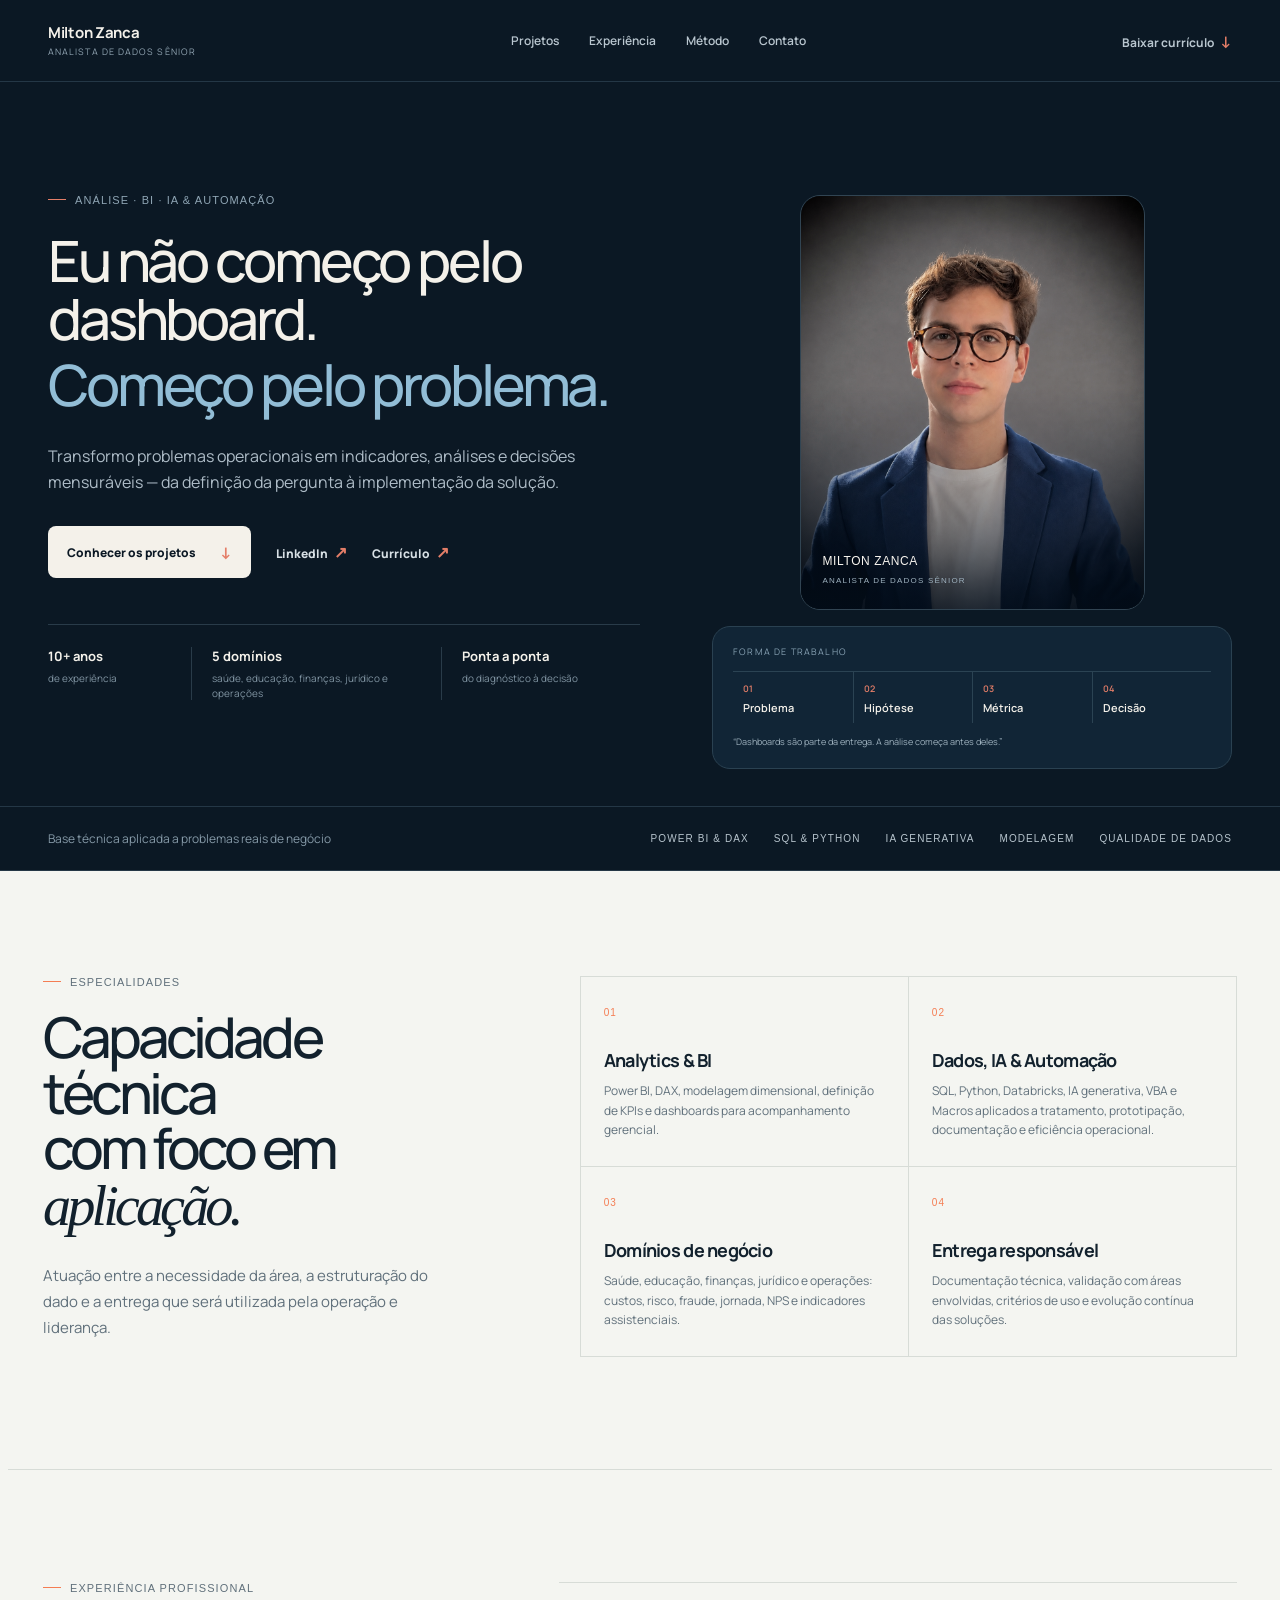
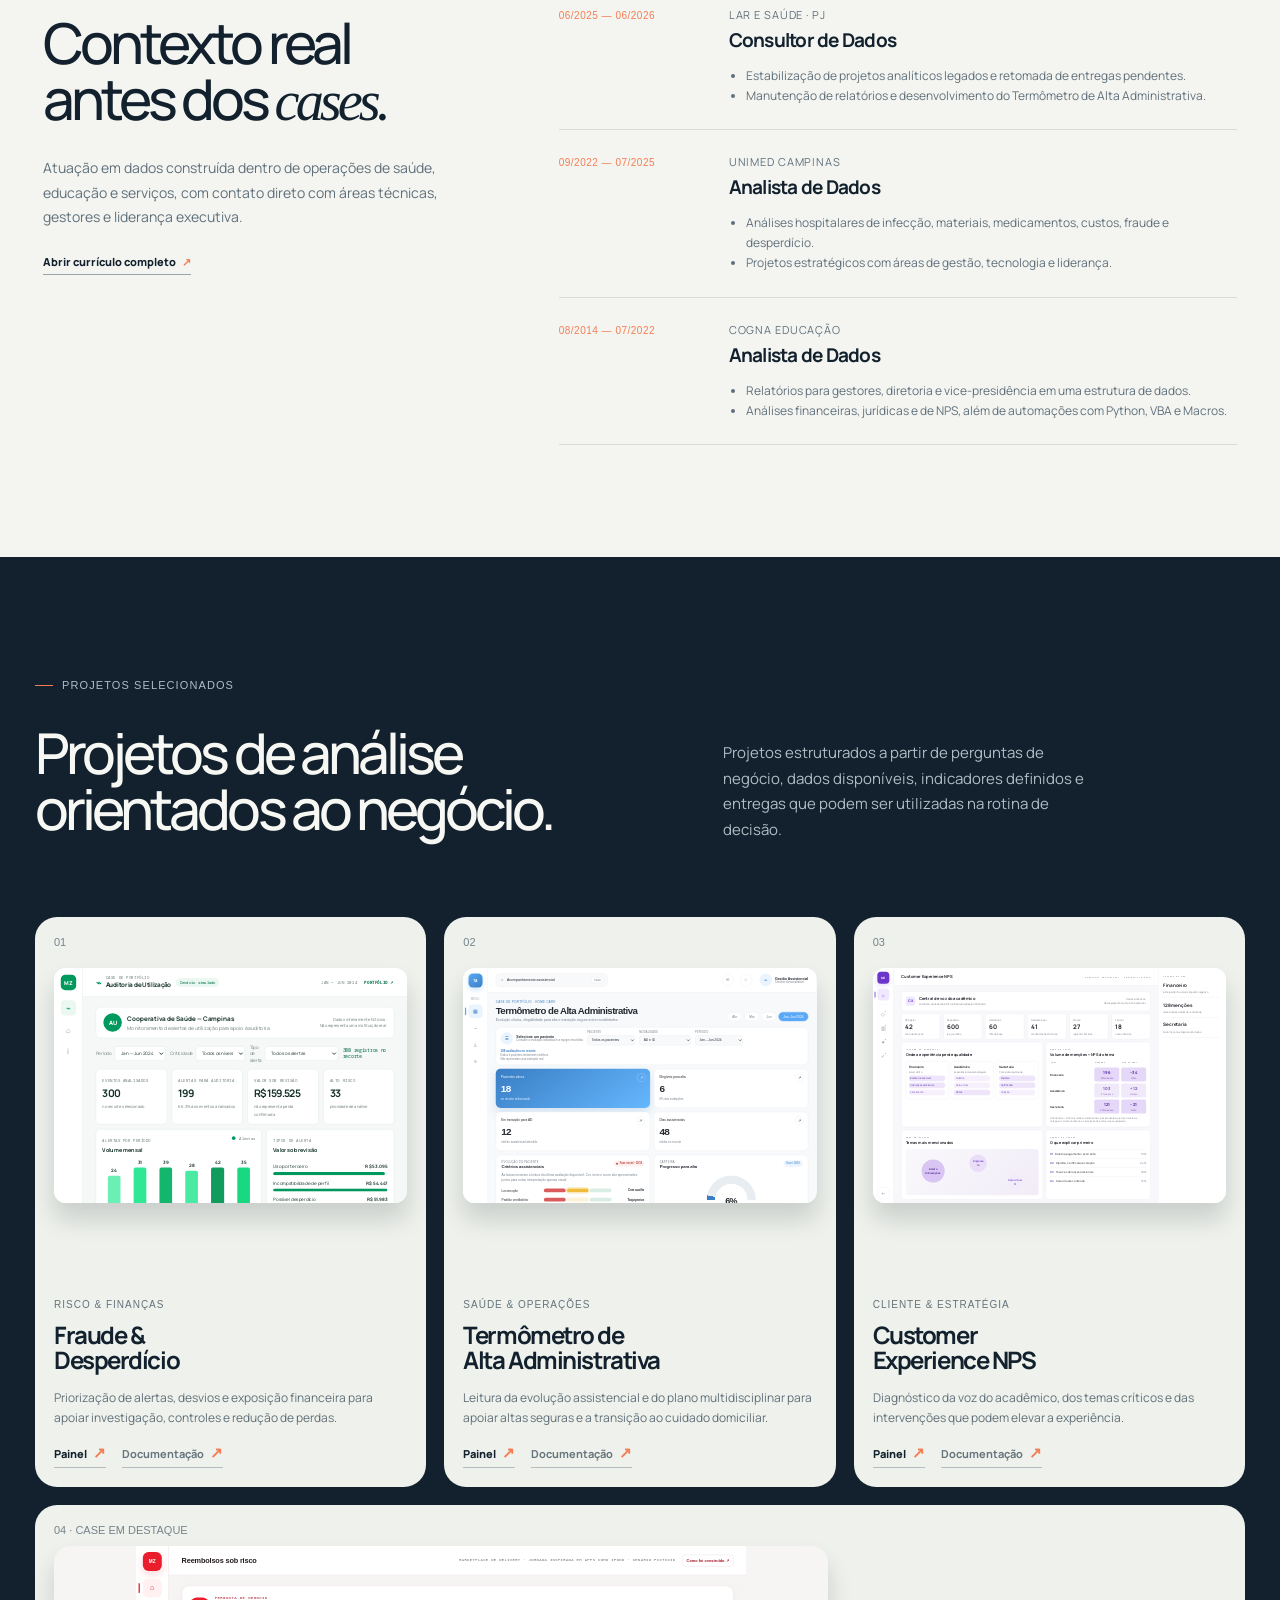
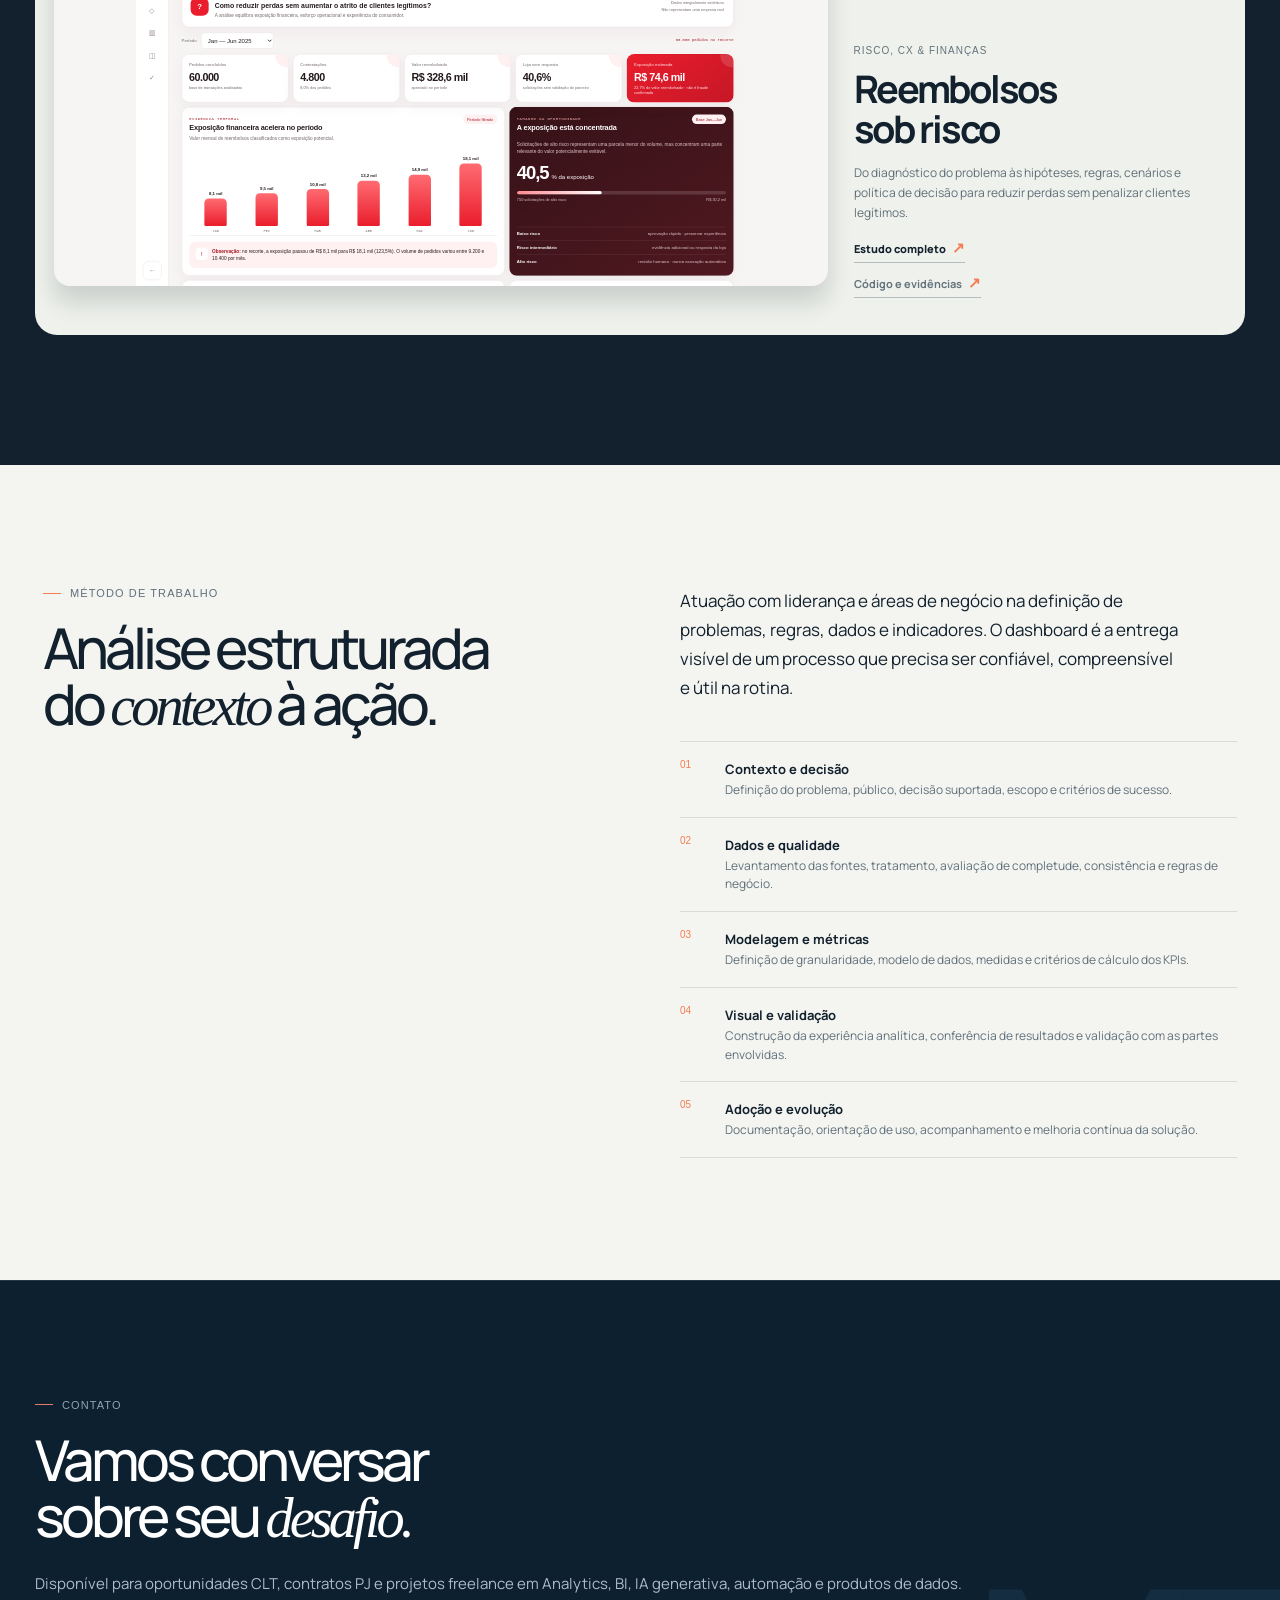
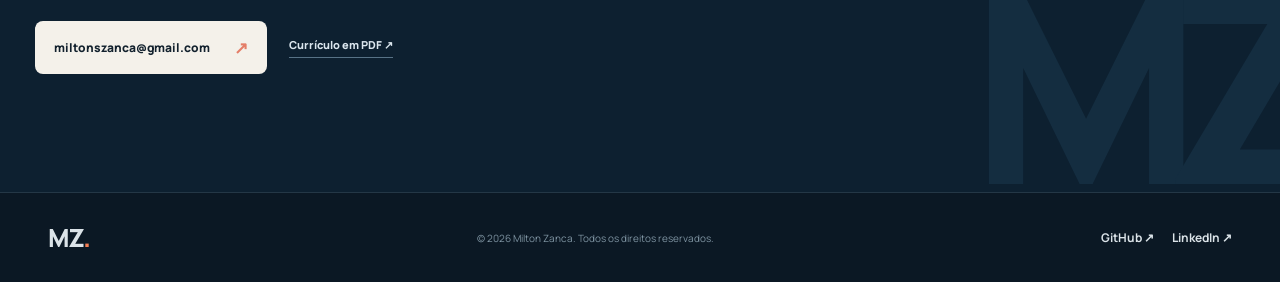
<file: index.html>
<!doctype html>
<html lang="pt-BR">
  <head>
    <meta charset="UTF-8" />
    <meta name="viewport" content="width=device-width, initial-scale=1.0" />
    <meta name="description" content="Portfólio de Milton Zanca, Analista de Dados Sênior: diagnóstico, modelagem, Python, Power BI, IA e decisões orientadas por evidências." />
    <title>Milton Zanca | Analista de Dados Sênior</title>
    <link rel="preconnect" href="https://fonts.googleapis.com" />
    <link rel="preconnect" href="https://fonts.gstatic.com" crossorigin />
    <link href="https://fonts.googleapis.com/css2?family=DM+Mono:wght@400;500&family=Manrope:wght@400;500;600;700;800&display=swap" rel="stylesheet" />
    <link rel="stylesheet" href="styles.css?v=20260828-5" />
    <style>
      .fraud-preview{height:235px;margin:20px 0 26px;overflow:hidden;border-radius:12px;background:#f5f8f6;box-shadow:0 16px 25px #0b182028;position:relative}
      .fraud-preview iframe{width:780px;height:550px;border:0;pointer-events:none;transform:scale(.47);transform-origin:top left;display:block;position:absolute;top:0;left:0}
      .alta-preview{height:235px;margin:20px 0 26px;overflow:hidden;border-radius:12px;background:#f7f9fc;box-shadow:0 16px 25px #0b182028;position:relative}
      .alta-preview iframe{width:1100px;height:670px;border:0;pointer-events:none;transform:scale(.35);transform-origin:top left;display:block;position:absolute;top:0;left:0}
      .nps-preview{height:235px;margin:20px 0 26px;overflow:hidden;border-radius:12px;background:#f8f7fa;box-shadow:0 16px 25px #0b182028;position:relative}
      .nps-preview iframe{width:1300px;height:780px;border:0;pointer-events:none;transform:scale(.30);transform-origin:top left;display:block;position:absolute;top:0;left:0}
      .refund-card{grid-column:1/-1;min-height:430px;display:grid;grid-template-columns:minmax(0,1.35fr) minmax(280px,.65fr);gap:26px;align-items:stretch}
      .refund-card .project-number{position:absolute;top:19px;left:19px}
      .refund-preview{height:340px;margin:22px 0 0;overflow:hidden;border-radius:16px;background:#f7f4f4;box-shadow:0 16px 25px #0b182028;position:relative}
      .refund-preview iframe{width:1420px;height:780px;border:0;pointer-events:none;transform:scale(.43);transform-origin:top left;display:block;position:absolute;top:0;left:0}
      .refund-card .project-content{align-self:end;padding:24px 22px 18px 0}
      .refund-card .project-content h3{font-size:38px}
      @media(max-width:750px){.refund-card{display:flex;grid-column:auto;min-height:540px}.refund-preview{height:235px;margin-top:20px}.refund-card .project-content{padding:0}.refund-card .project-content h3{font-size:29px}}
      :root{--mono:'Segoe UI',Arial,sans-serif}
    </style>
  </head>
  <body>
    <div class="cursor-glow" aria-hidden="true"></div>
    <header class="site-header">
      <a class="header-brand" href="#inicio" aria-label="Ir ao início">
        <span class="header-brand-name">Milton Zanca</span>
        <span class="header-brand-role">Analista de Dados Sênior</span>
      </a>
      <nav aria-label="Navegação principal">
        <a href="#projetos">Projetos</a>
        <a href="#experiencia">Experiência</a>
        <a href="#sobre">Método</a>
        <a href="#contato">Contato</a>
      </nav>
      <a class="header-link" href="output/pdf/curriculo-milton-zanca.pdf" download>Baixar currículo <span aria-hidden="true">↓</span></a>
    </header>

    <main>
      <section class="hero" id="inicio">
        <div class="hero-copy">
          <p class="eyebrow"><span></span> Análise · BI · IA &amp; Automação</p>
          <h1 class="hero-title">Eu não começo pelo dashboard.<br /><em>Começo pelo problema.</em></h1>
          <p class="intro">Transformo problemas operacionais em indicadores, análises e decisões mensuráveis — da definição da pergunta à implementação da solução.</p>
          <div class="hero-actions">
            <a class="button button-primary" href="#projetos">Conhecer os projetos <span aria-hidden="true">↓</span></a>
            <a class="text-link" href="https://www.linkedin.com/in/miltonzanca/" target="_blank" rel="noopener">LinkedIn <span aria-hidden="true">↗</span></a>
            <a class="text-link" href="output/pdf/curriculo-milton-zanca.pdf" target="_blank" rel="noopener">Currículo <span aria-hidden="true">↗</span></a>
          </div>
          <dl class="hero-facts" aria-label="Resumo profissional">
            <div><dt>10+ anos</dt><dd>de experiência</dd></div>
            <div><dt>5 domínios</dt><dd>saúde, educação, finanças, jurídico e operações</dd></div>
            <div><dt>Ponta a ponta</dt><dd>do diagnóstico à decisão</dd></div>
          </dl>
        </div>
        <div class="hero-visual">
          <div class="profile-frame">
            <img src="Foto%20Perfil%20-%20limpa.png" alt="Milton Zanca" />
            <div class="profile-tag">MILTON ZANCA<br /><span>ANALISTA DE DADOS SÊNIOR</span></div>
          </div>
          <aside class="method-card" aria-label="Forma de trabalho">
            <p>Forma de trabalho</p>
            <ol>
              <li><span>01</span>Problema</li>
              <li><span>02</span>Hipótese</li>
              <li><span>03</span>Métrica</li>
              <li><span>04</span>Decisão</li>
            </ol>
            <blockquote>“Dashboards são parte da entrega. A análise começa antes deles.”</blockquote>
          </aside>
        </div>
      </section>

      <section class="proof" aria-label="Especialidades">
        <p>Base técnica aplicada a problemas reais de negócio</p>
        <div class="proof-items"><span>POWER BI &amp; DAX</span><span>SQL &amp; PYTHON</span><span>IA GENERATIVA</span><span>MODELAGEM</span><span>QUALIDADE DE DADOS</span></div>
      </section>

      <section class="expertise" id="especialidades">
        <div class="expertise-intro"><p class="eyebrow"><span></span> Especialidades</p><h2>Capacidade técnica<br />com foco em <em>aplicação.</em></h2><p>Atuação entre a necessidade da área, a estruturação do dado e a entrega que será utilizada pela operação e liderança.</p></div>
        <div class="expertise-grid">
          <article><span>01</span><h3>Analytics &amp; BI</h3><p>Power BI, DAX, modelagem dimensional, definição de KPIs e dashboards para acompanhamento gerencial.</p></article>
          <article><span>02</span><h3>Dados, IA &amp; Automação</h3><p>SQL, Python, Databricks, IA generativa, VBA e Macros aplicados a tratamento, prototipação, documentação e eficiência operacional.</p></article>
          <article><span>03</span><h3>Domínios de negócio</h3><p>Saúde, educação, finanças, jurídico e operações: custos, risco, fraude, jornada, NPS e indicadores assistenciais.</p></article>
          <article><span>04</span><h3>Entrega responsável</h3><p>Documentação técnica, validação com áreas envolvidas, critérios de uso e evolução contínua das soluções.</p></article>
        </div>
      </section>

      <section class="experience" id="experiencia">
        <div class="experience-heading">
          <p class="eyebrow"><span></span> Experiência profissional</p>
          <h2>Contexto real<br />antes dos <em>cases.</em></h2>
          <p>Atuação em dados construída dentro de operações de saúde, educação e serviços, com contato direto com áreas técnicas, gestores e liderança executiva.</p>
          <a class="experience-cv" href="output/pdf/curriculo-milton-zanca.pdf" target="_blank" rel="noopener">Abrir currículo completo <span>↗</span></a>
        </div>
        <div class="experience-list">
          <article><div class="experience-period">06/2025 — 06/2026</div><div><p>Lar e Saúde · PJ</p><h3>Consultor de Dados</h3><ul><li>Estabilização de projetos analíticos legados e retomada de entregas pendentes.</li><li>Manutenção de relatórios e desenvolvimento do Termômetro de Alta Administrativa.</li></ul></div></article>
          <article><div class="experience-period">09/2022 — 07/2025</div><div><p>Unimed Campinas</p><h3>Analista de Dados</h3><ul><li>Análises hospitalares de infecção, materiais, medicamentos, custos, fraude e desperdício.</li><li>Projetos estratégicos com áreas de gestão, tecnologia e liderança.</li></ul></div></article>
          <article><div class="experience-period">08/2014 — 07/2022</div><div><p>Cogna Educação</p><h3>Analista de Dados</h3><ul><li>Relatórios para gestores, diretoria e vice-presidência em uma estrutura de dados.</li><li>Análises financeiras, jurídicas e de NPS, além de automações com Python, VBA e Macros.</li></ul></div></article>
        </div>
      </section>

      <section class="projects" id="projetos">
        <div class="section-heading">
          <p class="eyebrow"><span></span> Projetos selecionados</p>
          <h2>Projetos de análise<br />orientados ao negócio.</h2>
          <p>Projetos estruturados a partir de perguntas de negócio, dados disponíveis, indicadores definidos e entregas que podem ser utilizadas na rotina de decisão.</p>
        </div>
        <div class="project-grid">
          <article class="project-card fraud">
            <div class="project-number">01</div>
            <div class="fraud-preview" data-dashboard-preview data-source-width="780" data-max-scale="0.47" aria-label="Prévia do painel de Fraude e Desperdício">
              <iframe src="fraude-desperdicio.html#visao" title="Prévia do painel Fraude e Desperdício" tabindex="-1"></iframe>
            </div>
            <div class="project-content"><p class="project-type">Risco &amp; Finanças</p><h3>Fraude &amp;<br />Desperdício</h3><p>Priorização de alertas, desvios e exposição financeira para apoiar investigação, controles e redução de perdas.</p><div class="project-actions"><a href="fraude-desperdicio.html" aria-label="Abrir o case Fraude e Desperdício">Painel <span>↗</span></a><a href="https://github.com/miltonzanca/portfolio-milton-zanca/blob/main/docs/fraude-desperdicio.md" target="_blank" rel="noopener">Documentação <span>↗</span></a></div></div>
          </article>

          <article class="project-card infection">
            <div class="project-number">02</div>
            <div class="alta-preview" data-dashboard-preview data-source-width="1100" data-max-scale="0.35" aria-label="Prévia do painel Termômetro de Alta Administrativa">
              <iframe src="alta-administrativa.html" title="Prévia do painel Termômetro de Alta Administrativa" tabindex="-1"></iframe>
            </div>
            <div class="project-content"><p class="project-type">Saúde &amp; Operações</p><h3>Termômetro de<br />Alta Administrativa</h3><p>Leitura da evolução assistencial e do plano multidisciplinar para apoiar altas seguras e a transição ao cuidado domiciliar.</p><div class="project-actions"><a href="alta-administrativa.html" aria-label="Abrir o case Termômetro de Alta Administrativa">Painel <span>↗</span></a><a href="https://github.com/miltonzanca/portfolio-milton-zanca/blob/main/docs/termometro-alta-administrativa.md" target="_blank" rel="noopener">Documentação <span>↗</span></a></div></div>
          </article>

          <article class="project-card nps">
            <div class="project-number">03</div>
            <div class="nps-preview" data-dashboard-preview data-source-width="1300" data-max-scale="0.30" aria-label="Prévia do painel Customer Experience NPS">
              <iframe src="customer-experience-refinado.html" title="Prévia do painel Customer Experience NPS" tabindex="-1"></iframe>
            </div>
            <div class="project-content"><p class="project-type">Cliente &amp; Estratégia</p><h3>Customer<br />Experience NPS</h3><p>Diagnóstico da voz do acadêmico, dos temas críticos e das intervenções que podem elevar a experiência.</p><div class="project-actions"><a href="customer-experience-refinado.html" aria-label="Abrir o case Customer Experience NPS">Painel <span>↗</span></a><a href="https://github.com/miltonzanca/portfolio-milton-zanca/blob/main/docs/customer-experience-nps.md" target="_blank" rel="noopener">Documentação <span>↗</span></a></div></div>
          </article>

          <article class="project-card refund-card" id="case-reembolsos">
            <div class="project-number">04 · CASE EM DESTAQUE</div>
            <div class="refund-preview" data-dashboard-preview data-source-width="1420" data-max-scale="0.43" aria-label="Prévia do case Reembolsos sob risco">
              <iframe src="reembolsos-marketplace.html" title="Prévia do case Reembolsos sob risco" tabindex="-1"></iframe>
            </div>
            <div class="project-content"><p class="project-type">Risco, CX &amp; Finanças</p><h3>Reembolsos<br />sob risco</h3><p>Do diagnóstico do problema às hipóteses, regras, cenários e política de decisão para reduzir perdas sem penalizar clientes legítimos.</p><div class="project-actions"><a href="case-reembolsos.html" aria-label="Abrir o estudo Reembolsos sob risco">Estudo completo <span>↗</span></a><a href="analise-reembolsos.html">Código e evidências <span>↗</span></a></div></div>
          </article>
        </div>
      </section>

      <section class="about" id="sobre">
        <div><p class="eyebrow"><span></span> Método de trabalho</p><h2>Análise estruturada<br />do <em>contexto</em> à ação.</h2></div>
        <div class="approach"><p>Atuação com liderança e áreas de negócio na definição de problemas, regras, dados e indicadores. O dashboard é a entrega visível de um processo que precisa ser confiável, compreensível e útil na rotina.</p><ol><li><b>01</b><span><strong>Contexto e decisão</strong>Definição do problema, público, decisão suportada, escopo e critérios de sucesso.</span></li><li><b>02</b><span><strong>Dados e qualidade</strong>Levantamento das fontes, tratamento, avaliação de completude, consistência e regras de negócio.</span></li><li><b>03</b><span><strong>Modelagem e métricas</strong>Definição de granularidade, modelo de dados, medidas e critérios de cálculo dos KPIs.</span></li><li><b>04</b><span><strong>Visual e validação</strong>Construção da experiência analítica, conferência de resultados e validação com as partes envolvidas.</span></li><li><b>05</b><span><strong>Adoção e evolução</strong>Documentação, orientação de uso, acompanhamento e melhoria contínua da solução.</span></li></ol></div>
      </section>

      <section class="contact" id="contato">
        <p class="eyebrow"><span></span> Contato</p>
        <h2>Vamos conversar<br />sobre seu <em>desafio.</em></h2>
        <p>Disponível para oportunidades CLT, contratos PJ e projetos freelance em Analytics, BI, IA generativa, automação e produtos de dados.</p>
        <div class="contact-actions"><a class="button button-light" href="mailto:miltonszanca@gmail.com">miltonszanca@gmail.com <span aria-hidden="true">↗</span></a><a class="contact-cv" href="output/pdf/curriculo-milton-zanca.pdf" target="_blank" rel="noopener">Currículo em PDF <span aria-hidden="true">↗</span></a></div>
      </section>
    </main>
    <footer><a class="brand" href="#inicio">MZ<span>.</span></a><p>© <span id="year"></span> Milton Zanca. Todos os direitos reservados.</p><div><a href="https://github.com/miltonzanca" target="_blank" rel="noopener">GitHub ↗</a><a href="https://www.linkedin.com/in/miltonzanca/" target="_blank" rel="noopener">LinkedIn ↗</a></div></footer>
    <script src="script.js?v=20260828-3"></script>
  </body>
</html>
</file>
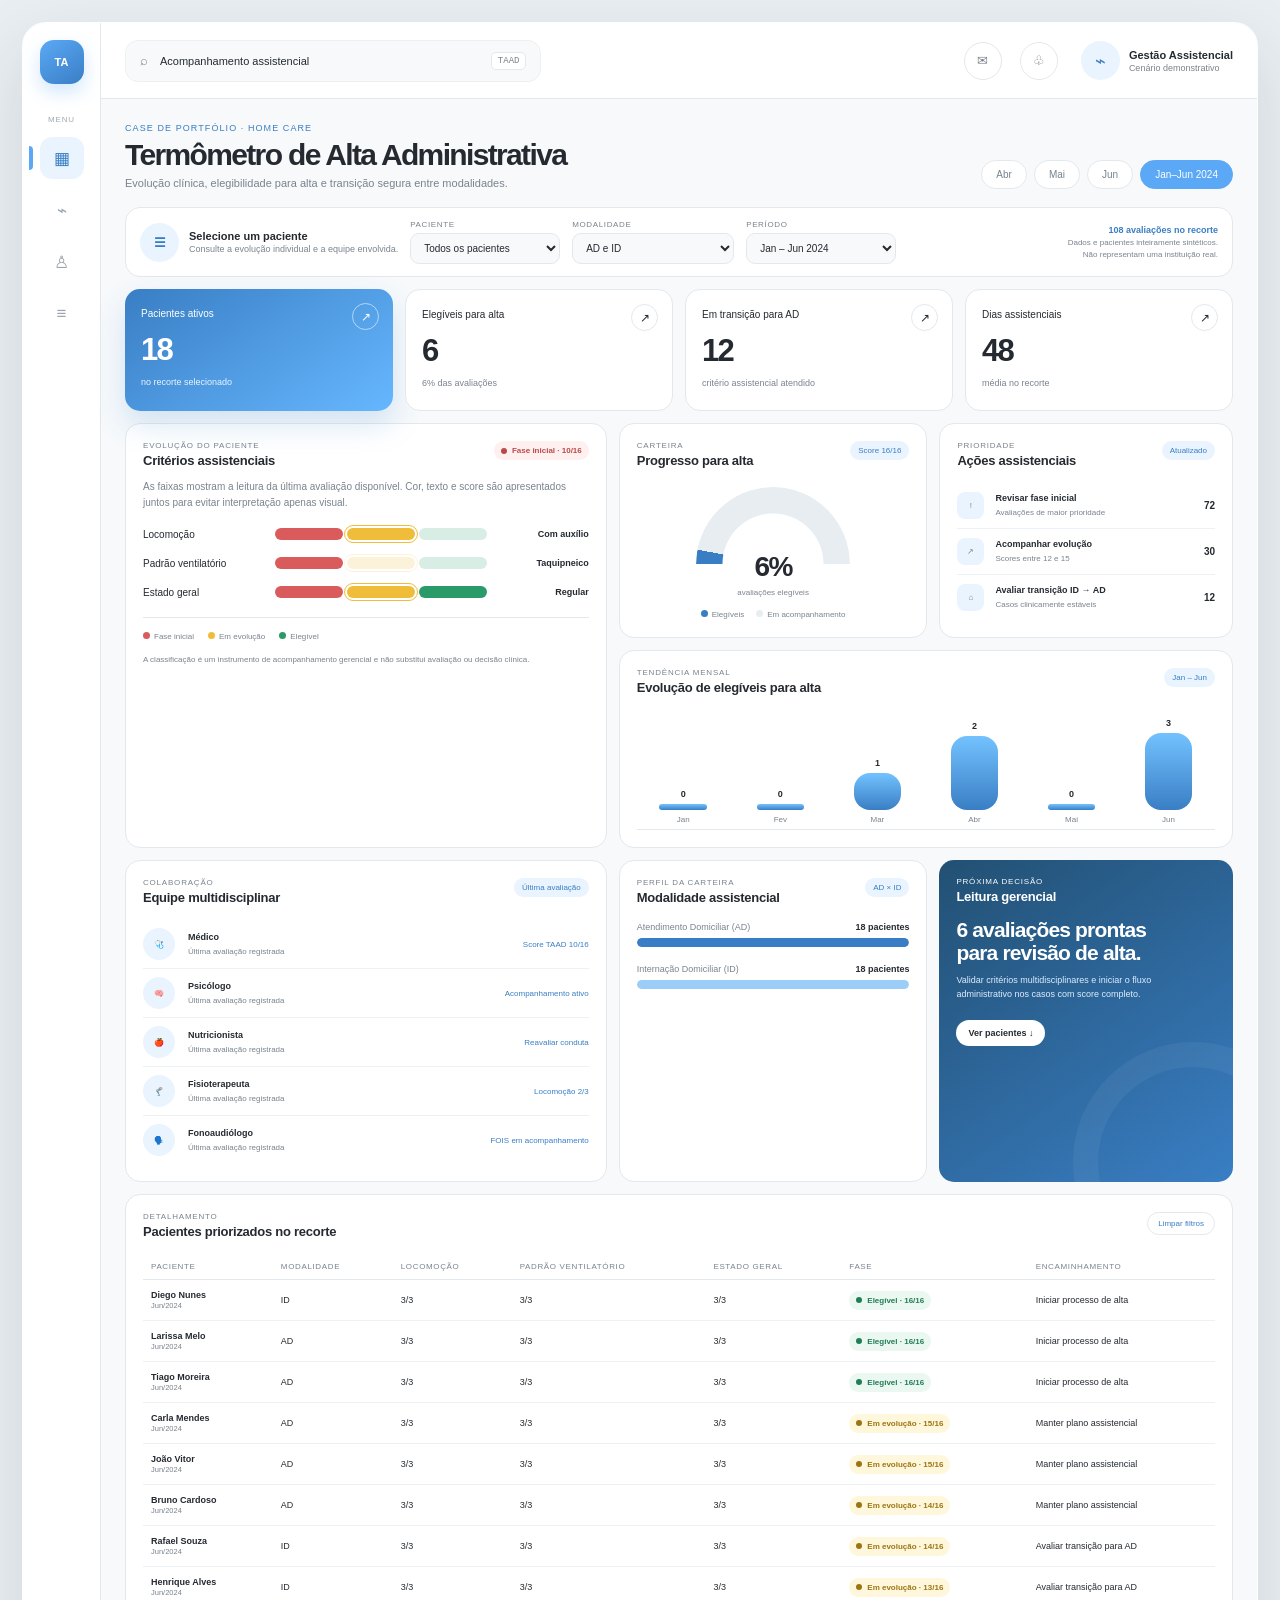
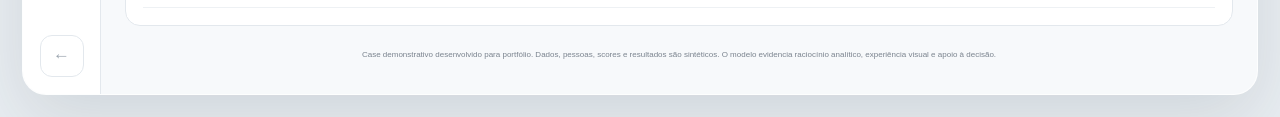
<file: alta-administrativa.html>
<!doctype html>
<html lang="pt-BR">
<head>
  <meta charset="UTF-8" />
  <meta name="viewport" content="width=device-width, initial-scale=1.0" />
  <meta name="description" content="Case fictício de acompanhamento da evolução assistencial e alta administrativa." />
  <title>Termômetro de Alta Administrativa | Milton Zanca</title>
  <style>
    :root{--ta-ink:#252a31;--ta-muted:#7a838e;--ta-line:#e3e8ed;--ta-bg:#e9eef2;--ta-surface:#f7f9fb;--ta-card:#fff;--ta-blue:#5ba9f6;--ta-blue-dark:#397ec4;--ta-blue-soft:#eaf4ff;--ta-red:#d95b5b;--ta-yellow:#efbd39;--ta-green:#2a9a68;--ta-shadow:0 24px 70px rgba(32,44,56,.12);--ta-font:'Segoe UI',Arial,sans-serif}
    *{box-sizing:border-box}html{scroll-behavior:smooth}body{margin:0;background:var(--ta-bg);color:var(--ta-ink);font-family:var(--ta-font);font-size:13px;padding:22px}button,select,input{font:inherit}.ta-app{max-width:1440px;min-height:calc(100vh - 44px);margin:auto;background:var(--ta-surface);border:1px solid rgba(255,255,255,.8);border-radius:24px;box-shadow:var(--ta-shadow);overflow:hidden;display:grid;grid-template-columns:78px minmax(0,1fr)}
    .ta-nav{background:#fff;border-right:1px solid var(--ta-line);padding:17px 11px;display:flex;flex-direction:column;align-items:center;gap:10px}.ta-logo{width:44px;height:44px;border-radius:14px;background:linear-gradient(145deg,var(--ta-blue),var(--ta-blue-dark));color:#fff;text-decoration:none;display:grid;place-items:center;font-weight:800;font-size:11px;box-shadow:0 8px 18px rgba(91,169,246,.28);margin-bottom:18px}.ta-nav small{font-size:8px;color:#a0a8b0;text-transform:uppercase;letter-spacing:.1em;margin:3px 0}.ta-nav a:not(.ta-logo){width:44px;height:42px;border-radius:12px;display:grid;place-items:center;color:#9aa4ae;text-decoration:none;font-size:17px;position:relative}.ta-nav a:not(.ta-logo)::after{content:attr(data-label);position:absolute;left:51px;background:var(--ta-ink);color:#fff;border-radius:6px;padding:5px 7px;font-size:9px;white-space:nowrap;opacity:0;pointer-events:none;transform:translateX(-4px);transition:.2s;z-index:10}.ta-nav a:hover::after{opacity:1;transform:none}.ta-nav a.active{background:var(--ta-blue-soft);color:var(--ta-blue-dark)}.ta-nav a.active::before{content:"";position:absolute;left:-11px;width:4px;height:24px;border-radius:0 4px 4px 0;background:var(--ta-blue)}.ta-nav .ta-back{margin-top:auto;border:1px solid var(--ta-line)}
    .ta-main{min-width:0}.ta-topbar{height:76px;background:#fff;border-bottom:1px solid var(--ta-line);display:flex;align-items:center;gap:18px;padding:0 24px}.ta-search{height:42px;max-width:470px;flex:1;background:var(--ta-surface);border:1px solid #edf0f3;border-radius:13px;display:flex;align-items:center;gap:10px;padding:0 14px;color:var(--ta-muted)}.ta-search input{border:0;outline:0;background:transparent;width:100%;font-size:11px;color:var(--ta-ink)}.ta-search kbd{font-size:9px;border:1px solid var(--ta-line);border-radius:5px;padding:3px 6px;background:#fff;color:var(--ta-muted)}.ta-top-spacer{flex:1}.ta-icon-btn{width:38px;height:38px;border:1px solid var(--ta-line);background:#fff;border-radius:50%;display:grid;place-items:center;color:var(--ta-muted)}.ta-user{display:flex;align-items:center;gap:9px;padding-left:5px}.ta-user-avatar{width:39px;height:39px;border-radius:50%;display:grid;place-items:center;background:var(--ta-blue-soft);color:var(--ta-blue-dark);font-size:18px}.ta-user strong{display:block;font-size:11px}.ta-user span{display:block;font-size:9px;color:var(--ta-muted);margin-top:2px}
    .ta-content{padding:24px;max-width:1360px;margin:auto}.ta-title-row{display:flex;align-items:flex-end;justify-content:space-between;gap:20px;margin-bottom:18px}.ta-kicker{font-size:9px;letter-spacing:.12em;text-transform:uppercase;color:var(--ta-blue-dark);margin:0 0 7px}.ta-title-row h1{font-size:30px;letter-spacing:-.055em;line-height:1;margin:0;font-weight:650}.ta-title-row p:not(.ta-kicker){color:var(--ta-muted);font-size:11px;margin:7px 0 0}.ta-period-tabs{display:flex;gap:7px}.ta-period-tabs button{border:1px solid var(--ta-line);background:#fff;color:var(--ta-muted);border-radius:18px;padding:8px 14px;font-size:10px;cursor:pointer}.ta-period-tabs button.active{background:var(--ta-blue);color:#fff;border-color:var(--ta-blue)}
    .ta-filterbar{background:#fff;border:1px solid var(--ta-line);border-radius:15px;padding:12px 14px;display:flex;align-items:center;gap:12px;margin-bottom:12px}.ta-patient-summary{display:flex;align-items:center;gap:10px;min-width:245px}.ta-patient-avatar{width:39px;height:39px;border-radius:50%;display:grid;place-items:center;background:var(--ta-blue-soft);color:var(--ta-blue-dark);font-weight:800}.ta-patient-summary strong,.ta-patient-summary span{display:block}.ta-patient-summary strong{font-size:11px}.ta-patient-summary span{font-size:9px;color:var(--ta-muted);margin-top:2px}.ta-filterbar label{display:flex;flex-direction:column;gap:4px;color:var(--ta-muted);font-size:8px;text-transform:uppercase;letter-spacing:.08em}.ta-filterbar select{min-width:150px;border:1px solid var(--ta-line);border-radius:9px;background:var(--ta-surface);color:var(--ta-ink);padding:8px 28px 8px 9px;font-size:10px;outline:0}.ta-data-note{margin-left:auto;text-align:right;color:var(--ta-muted);font-size:8px;line-height:1.45}.ta-data-note b{display:block;color:var(--ta-blue-dark);font-size:9px}
    .ta-kpis{display:grid;grid-template-columns:repeat(4,minmax(0,1fr));gap:12px;margin-bottom:12px}.ta-kpi{background:#fff;border:1px solid var(--ta-line);border-radius:15px;padding:16px;min-height:122px;position:relative}.ta-kpi.featured{background:linear-gradient(145deg,var(--ta-blue-dark),#66b7ff);color:#fff;border:0;box-shadow:0 14px 30px rgba(67,139,205,.2)}.ta-kpi-label{font-size:10px}.ta-kpi strong{display:block;font-size:31px;letter-spacing:-.06em;line-height:1;margin:14px 0 8px}.ta-kpi small{font-size:9px;color:var(--ta-muted)}.ta-kpi.featured small{color:#eaf5ff}.ta-kpi .ta-arrow{position:absolute;right:14px;top:14px;width:27px;height:27px;border:1px solid var(--ta-line);border-radius:50%;display:grid;place-items:center;font-size:12px}.ta-kpi.featured .ta-arrow{border-color:rgba(255,255,255,.55)}
    .ta-dashboard-grid{display:grid;grid-template-columns:1.28fr .82fr .78fr;gap:12px}.ta-card{background:#fff;border:1px solid var(--ta-line);border-radius:15px;padding:17px;min-width:0}.ta-card-head{display:flex;align-items:flex-start;justify-content:space-between;gap:12px;margin-bottom:15px}.ta-card-head h2{font-size:13px;margin:3px 0 0;letter-spacing:-.02em}.ta-card-head p{font-size:8px;text-transform:uppercase;letter-spacing:.1em;color:var(--ta-muted);margin:0}.ta-chip{font-size:8px;border-radius:14px;padding:5px 8px;background:var(--ta-blue-soft);color:var(--ta-blue-dark);white-space:nowrap}.ta-criteria-card{grid-row:span 2}.ta-criteria-intro{font-size:10px;color:var(--ta-muted);line-height:1.55;margin:-4px 0 18px}.ta-criterion{display:grid;grid-template-columns:120px minmax(0,1fr) 90px;gap:12px;align-items:center;margin:17px 0}.ta-criterion>span{font-size:10px}.ta-criterion>strong{font-size:9px;text-align:right}.ta-scale{display:grid;grid-template-columns:repeat(3,1fr);gap:4px;position:relative}.ta-scale i{height:12px;border-radius:10px;opacity:.18;position:relative}.ta-scale .red{background:var(--ta-red);color:var(--ta-red)}.ta-scale .yellow{background:var(--ta-yellow);color:var(--ta-yellow)}.ta-scale .green{background:var(--ta-green);color:var(--ta-green)}.ta-scale i.allowed{opacity:1}.ta-scale i.current::after{content:"";position:absolute;inset:-3px;border:1px solid currentColor;border-radius:12px}.ta-legend{display:flex;gap:14px;align-items:center;border-top:1px solid var(--ta-line);padding-top:14px;margin-top:19px;color:var(--ta-muted);font-size:8px}.ta-legend i{width:7px;height:7px;border-radius:50%;display:inline-block;margin-right:4px}.ta-legend .red{background:var(--ta-red)}.ta-legend .yellow{background:var(--ta-yellow)}.ta-legend .green{background:var(--ta-green)}.ta-clinical-note{font-size:8px;color:var(--ta-muted);line-height:1.5;margin:13px 0 0}
    .ta-gauge-wrap{display:grid;place-items:center;padding-top:4px}.ta-gauge{--value:50;width:154px;height:82px;overflow:hidden;position:relative}.ta-gauge::before{content:"";position:absolute;width:154px;height:154px;border-radius:50%;background:conic-gradient(from 270deg,var(--ta-blue-dark) calc(var(--value)*1.8deg),#e8edf1 0 180deg,transparent 0);mask:radial-gradient(circle at center,transparent 50px,#000 51px);-webkit-mask:radial-gradient(circle at center,transparent 50px,#000 51px)}.ta-gauge-value{text-align:center;margin-top:-18px}.ta-gauge-value strong{font-size:28px;letter-spacing:-.06em;display:block}.ta-gauge-value span{font-size:8px;color:var(--ta-muted)}.ta-progress-legend{display:flex;justify-content:center;gap:12px;margin-top:12px;font-size:8px;color:var(--ta-muted)}.ta-progress-legend i{display:inline-block;width:7px;height:7px;border-radius:50%;margin-right:4px}.ta-progress-legend span:first-child i{background:var(--ta-blue-dark)}.ta-progress-legend span:last-child i{background:#e8edf1}
    .ta-actions{list-style:none;padding:0;margin:0}.ta-actions li{display:grid;grid-template-columns:29px 1fr auto;gap:9px;align-items:center;padding:9px 0;border-top:1px solid #eef1f4}.ta-actions li:first-child{border-top:0}.ta-action-icon{width:27px;height:27px;border-radius:8px;display:grid;place-items:center;background:var(--ta-blue-soft);color:var(--ta-blue-dark)}.ta-actions strong{font-size:9px;display:block}.ta-actions span{font-size:8px;color:var(--ta-muted)}.ta-action-count{font-size:10px!important;font-weight:700;color:var(--ta-ink)!important}
    .ta-trend-card{grid-column:2/4}.ta-bars{height:120px;display:flex;align-items:end;gap:12px;border-bottom:1px solid var(--ta-line);padding:8px 4px 0}.ta-bar-item{flex:1;height:100%;display:flex;flex-direction:column;justify-content:end;align-items:center;gap:5px}.ta-bar-item b{font-size:9px}.ta-bar{width:56%;min-height:4px;border-radius:16px;background:linear-gradient(180deg,#73c2ff,var(--ta-blue-dark));transition:height .25s}.ta-bar-item small{font-size:8px;color:var(--ta-muted);padding-bottom:5px}
    .ta-team-card{grid-column:1/2}.ta-team-list{list-style:none;padding:0;margin:0}.ta-team-list li{display:grid;grid-template-columns:35px 1fr auto;align-items:center;gap:10px;padding:8px 0;border-top:1px solid #eef1f4}.ta-team-list li:first-child{border-top:0}.ta-role-icon{width:32px;height:32px;border-radius:50%;display:grid;place-items:center;background:var(--ta-blue-soft);font-size:14px}.ta-team-list strong{display:block;font-size:9px}.ta-team-list span{font-size:8px;color:var(--ta-muted)}.ta-team-status{font-size:8px!important;color:var(--ta-blue-dark)!important;text-align:right}
    .ta-mode-card{grid-column:2/3}.ta-mode{margin:17px 0}.ta-mode-line{display:flex;justify-content:space-between;font-size:9px;margin-bottom:6px}.ta-mode-line span{color:var(--ta-muted)}.ta-mode-track{height:9px;border-radius:8px;background:#edf1f4;overflow:hidden}.ta-mode-track i{display:block;height:100%;border-radius:8px;background:var(--ta-blue-dark)}.ta-mode.id i{background:#9bcdf9}
    .ta-decision-card{grid-column:3/4;background:linear-gradient(145deg,#225073,#397ec4);color:#fff;border:0;position:relative;overflow:hidden}.ta-decision-card::after{content:"";position:absolute;width:190px;height:190px;border:25px solid rgba(255,255,255,.05);border-radius:50%;right:-80px;bottom:-100px}.ta-decision-card .ta-card-head p,.ta-decision-card .ta-card-head h2{color:#fff}.ta-decision-card strong{font-size:21px;line-height:1.08;letter-spacing:-.04em;display:block;max-width:210px;margin:10px 0}.ta-decision-card>p{font-size:9px;line-height:1.55;color:#dceeff;max-width:240px}.ta-decision-card a{display:inline-flex;margin-top:9px;color:var(--ta-ink);background:#fff;text-decoration:none;border-radius:18px;padding:8px 12px;font-size:9px;font-weight:700;position:relative;z-index:1}
    .ta-table-card{grid-column:1/-1}.ta-table-head-actions{display:flex;gap:7px}.ta-clear{border:1px solid var(--ta-line);background:#fff;color:var(--ta-blue-dark);border-radius:16px;padding:6px 10px;font-size:8px;cursor:pointer}.ta-table-wrap{overflow:auto}.ta-table{width:100%;border-collapse:collapse;min-width:790px}.ta-table th{text-align:left;font-size:8px;text-transform:uppercase;letter-spacing:.08em;color:var(--ta-muted);font-weight:500;padding:8px;border-bottom:1px solid var(--ta-line)}.ta-table td{padding:10px 8px;border-bottom:1px solid #eef1f4;font-size:9px}.ta-table td b{display:block}.ta-table td small{color:var(--ta-muted)}.ta-pill{display:inline-flex;align-items:center;gap:5px;border-radius:14px;padding:5px 7px;font-size:8px;font-weight:650;white-space:nowrap}.ta-pill::before{content:"";width:6px;height:6px;border-radius:50%;background:currentColor}.ta-pill.red{background:#fff0f0;color:#b94848}.ta-pill.yellow{background:#fff7dc;color:#9c7411}.ta-pill.green{background:#eaf8f1;color:#237d57}.ta-footer-note{font-size:8px;color:var(--ta-muted);line-height:1.55;padding:15px 3px 1px;text-align:center}
    html.ta-embed,html.ta-embed body{overflow:hidden}html.ta-embed body{padding:0}html.ta-embed .ta-app{min-height:100vh;border-radius:0;border:0;box-shadow:none}@media(max-width:1100px){body{padding:0}.ta-app{border-radius:0;min-height:100vh}.ta-dashboard-grid{grid-template-columns:1fr 1fr}.ta-criteria-card{grid-column:1/2}.ta-trend-card{grid-column:2/3}.ta-team-card,.ta-mode-card,.ta-decision-card{grid-column:auto}.ta-decision-card{grid-column:1/-1}.ta-table-card{grid-column:1/-1}.ta-filterbar{flex-wrap:wrap}.ta-data-note{width:100%;text-align:left;margin:0}.ta-kpis{grid-template-columns:repeat(2,1fr)}}
    @media(max-width:720px){.ta-app{display:block}.ta-nav{height:59px;position:sticky;top:0;z-index:20;flex-direction:row;padding:8px 12px;border-right:0;border-bottom:1px solid var(--ta-line)}.ta-logo{width:40px;height:40px;margin:0 8px 0 0}.ta-nav small,.ta-nav a:nth-of-type(4){display:none}.ta-nav .ta-back{margin:0 0 0 auto}.ta-nav a.active::before{display:none}.ta-topbar{display:none}.ta-content{padding:17px}.ta-title-row{display:block}.ta-period-tabs{margin-top:15px;overflow:auto}.ta-filterbar label{width:calc(50% - 6px)}.ta-filterbar select{width:100%;min-width:0}.ta-patient-summary{width:100%}.ta-kpis{grid-template-columns:1fr 1fr}.ta-dashboard-grid{grid-template-columns:1fr}.ta-criteria-card,.ta-trend-card,.ta-team-card,.ta-mode-card,.ta-decision-card,.ta-table-card{grid-column:1}.ta-criterion{grid-template-columns:95px 1fr}.ta-criterion>strong{grid-column:2;text-align:left}.ta-title-row h1{font-size:25px}.ta-kpi{min-height:112px}.ta-user{display:none}}@media(prefers-reduced-motion:reduce){*{scroll-behavior:auto!important;transition:none!important}}
  </style>
</head>
<body>
  <div class="ta-app">
    <aside class="ta-nav" aria-label="Navegação do painel"><a class="ta-logo" href="index.html" aria-label="Voltar ao portfólio">TA</a><small>Menu</small><a class="active" href="#visao" data-label="Visão geral" aria-label="Visão geral">▦</a><a href="#evolucao" data-label="Evolução" aria-label="Evolução">⌁</a><a href="#equipe" data-label="Equipe" aria-label="Equipe">♙</a><a href="#pacientes" data-label="Pacientes" aria-label="Pacientes">≡</a><a class="ta-back" href="index.html" data-label="Portfólio" aria-label="Voltar ao portfólio">←</a></aside>
    <main class="ta-main">
      <header class="ta-topbar"><div class="ta-search"><span>⌕</span><input type="text" value="Acompanhamento assistencial" aria-label="Busca ilustrativa" readonly /><kbd>TAAD</kbd></div><div class="ta-top-spacer"></div><button class="ta-icon-btn" aria-label="Mensagens">✉</button><button class="ta-icon-btn" aria-label="Notificações">♧</button><div class="ta-user"><div class="ta-user-avatar">⌁</div><div><strong>Gestão Assistencial</strong><span>Cenário demonstrativo</span></div></div></header>
      <div class="ta-content">
        <section class="ta-title-row" id="visao"><div><p class="ta-kicker">Case de portfólio · Home Care</p><h1>Termômetro de Alta Administrativa</h1><p>Evolução clínica, elegibilidade para alta e transição segura entre modalidades.</p></div><div class="ta-period-tabs" aria-label="Períodos rápidos"><button data-month="2024-04">Abr</button><button data-month="2024-05">Mai</button><button data-month="2024-06">Jun</button><button class="active" data-month="all">Jan–Jun 2024</button></div></section>
        <section class="ta-filterbar" aria-label="Filtros do painel"><div class="ta-patient-summary"><div class="ta-patient-avatar" id="patientAvatar">☰</div><div><strong id="patientName">Selecione um paciente</strong><span id="patientMeta">Consulte a evolução individual e a equipe envolvida.</span></div></div><label>Paciente<select id="patientFilter"><option value="all">Todos os pacientes</option></select></label><label>Modalidade<select id="modeFilter"><option value="all">AD e ID</option><option value="AD">Atendimento Domiciliar</option><option value="ID">Internação Domiciliar</option></select></label><label>Período<select id="monthFilter"><option value="all">Jan – Jun 2024</option></select></label><div class="ta-data-note"><b id="assessmentCount">108 avaliações no recorte</b>Dados e pacientes inteiramente sintéticos.<br />Não representam uma instituição real.</div></section>
        <section class="ta-kpis" aria-label="Indicadores principais"><article class="ta-kpi featured"><span class="ta-kpi-label">Pacientes ativos</span><span class="ta-arrow">↗</span><strong id="activePatients">—</strong><small>no recorte selecionado</small></article><article class="ta-kpi"><span class="ta-kpi-label">Elegíveis para alta</span><span class="ta-arrow">↗</span><strong id="eligiblePatients">—</strong><small id="eligibleRate">—</small></article><article class="ta-kpi"><span class="ta-kpi-label">Em transição para AD</span><span class="ta-arrow">↗</span><strong id="transitionPatients">—</strong><small>critério assistencial atendido</small></article><article class="ta-kpi"><span class="ta-kpi-label">Dias assistenciais</span><span class="ta-arrow">↗</span><strong id="averageDays">—</strong><small>média no recorte</small></article></section>
        <section class="ta-dashboard-grid">
          <article class="ta-card ta-criteria-card" id="evolucao"><div class="ta-card-head"><div><p>Evolução do paciente</p><h2>Critérios assistenciais</h2></div><span class="ta-chip" id="phaseChip">Fase inicial · 0/16</span></div><p class="ta-criteria-intro">As faixas mostram a leitura da última avaliação disponível. Cor, texto e score são apresentados juntos para evitar interpretação apenas visual.</p><div id="criteriaRows"></div><div class="ta-legend"><span><i class="red"></i>Fase inicial</span><span><i class="yellow"></i>Em evolução</span><span><i class="green"></i>Elegível</span></div><p class="ta-clinical-note">A classificação é um instrumento de acompanhamento gerencial e não substitui avaliação ou decisão clínica.</p></article>
          <article class="ta-card"><div class="ta-card-head"><div><p>Carteira</p><h2>Progresso para alta</h2></div><span class="ta-chip">Score 16/16</span></div><div class="ta-gauge-wrap"><div class="ta-gauge" id="progressGauge"></div><div class="ta-gauge-value"><strong id="progressValue">—</strong><span>avaliações elegíveis</span></div></div><div class="ta-progress-legend"><span><i></i>Elegíveis</span><span><i></i>Em acompanhamento</span></div></article>
          <article class="ta-card"><div class="ta-card-head"><div><p>Prioridade</p><h2>Ações assistenciais</h2></div><span class="ta-chip">Atualizado</span></div><ul class="ta-actions" id="priorityActions"></ul></article>
          <article class="ta-card ta-trend-card"><div class="ta-card-head"><div><p>Tendência mensal</p><h2>Evolução de elegíveis para alta</h2></div><span class="ta-chip">Jan – Jun</span></div><div class="ta-bars" id="monthlyTrend"></div></article>
          <article class="ta-card ta-team-card" id="equipe"><div class="ta-card-head"><div><p>Colaboração</p><h2>Equipe multidisciplinar</h2></div><span class="ta-chip">Última avaliação</span></div><ul class="ta-team-list" id="teamList"></ul></article>
          <article class="ta-card ta-mode-card"><div class="ta-card-head"><div><p>Perfil da carteira</p><h2>Modalidade assistencial</h2></div><span class="ta-chip">AD × ID</span></div><div id="modeDistribution"></div></article>
          <article class="ta-card ta-decision-card"><div class="ta-card-head"><div><p>Próxima decisão</p><h2>Leitura gerencial</h2></div></div><strong id="decisionTitle">Priorizar avaliações pendentes.</strong><p id="decisionText">A carteira deve ser revisada por fase assistencial e modalidade antes de iniciar qualquer processo de alta.</p><a href="#pacientes">Ver pacientes ↓</a></article>
          <article class="ta-card ta-table-card" id="pacientes"><div class="ta-card-head"><div><p>Detalhamento</p><h2>Pacientes priorizados no recorte</h2></div><div class="ta-table-head-actions"><button class="ta-clear" id="clearFilters">Limpar filtros</button></div></div><div class="ta-table-wrap"><table class="ta-table"><thead><tr><th>Paciente</th><th>Modalidade</th><th>Locomoção</th><th>Padrão ventilatório</th><th>Estado geral</th><th>Fase</th><th>Encaminhamento</th></tr></thead><tbody id="patientTable"></tbody></table></div></article>
        </section>
        <p class="ta-footer-note">Case demonstrativo desenvolvido para portfólio. Dados, pessoas, scores e resultados são sintéticos. O modelo evidencia raciocínio analítico, experiência visual e apoio à decisão.</p>
      </div>
    </main>
  </div>
  <script>
    (()=>{
      const months=['2024-01','2024-02','2024-03','2024-04','2024-05','2024-06'],monthLabel={'2024-01':'Jan','2024-02':'Fev','2024-03':'Mar','2024-04':'Abr','2024-05':'Mai','2024-06':'Jun'},names=['Ana Beatriz','Bruno Cardoso','Carla Mendes','Diego Nunes','Elisa Ramos','Felipe Costa','Gabriela Lima','Henrique Alves','Isabela Rocha','João Vitor','Larissa Melo','Marcos Silva','Natalia Reis','Otávio Freitas','Paula Azevedo','Rafael Souza','Sofia Martins','Tiago Moreira'];
      const data=months.flatMap((month,monthIndex)=>names.map((name,patientIndex)=>{const base=Math.min(3,Math.floor((patientIndex%4+monthIndex)/2)),locomotion=Math.min(3,base+(patientIndex%3?1:0)),respiratory=Math.min(3,base+(patientIndex%5>1?1:0)),general=Math.min(3,base+(patientIndex%4>1?1:0)),multidisciplinary=1+((patientIndex+monthIndex*2)%7),score=Math.min(16,locomotion+respiratory+general+multidisciplinary),phase=score>=16?'green':score>=12?'yellow':'red',mode=(patientIndex+monthIndex)%4===0?'ID':'AD';return{month,name,mode,locomotion,respiratory,general,multidisciplinary,score,phase,days:18+((patientIndex*7+monthIndex*4)%62),eligible:score===16,transition:mode==='ID'&&score>=12}}));
      const $=selector=>document.querySelector(selector),E={patient:$('#patientFilter'),mode:$('#modeFilter'),month:$('#monthFilter'),avatar:$('#patientAvatar'),name:$('#patientName'),meta:$('#patientMeta'),count:$('#assessmentCount'),active:$('#activePatients'),eligible:$('#eligiblePatients'),rate:$('#eligibleRate'),transition:$('#transitionPatients'),days:$('#averageDays'),phase:$('#phaseChip'),criteria:$('#criteriaRows'),gauge:$('#progressGauge'),progress:$('#progressValue'),actions:$('#priorityActions'),trend:$('#monthlyTrend'),team:$('#teamList'),modes:$('#modeDistribution'),decisionTitle:$('#decisionTitle'),decisionText:$('#decisionText'),table:$('#patientTable')};
      E.patient.innerHTML+=names.map(name=>`<option value="${name}">${name}</option>`).join('');E.month.innerHTML+=months.map(month=>`<option value="${month}">${monthLabel[month]} 2024</option>`).join('');
      const phaseText=phase=>phase==='green'?'Elegível':phase==='yellow'?'Em evolução':'Fase inicial',statusPill=row=>`<span class="ta-pill ${row.phase}">${phaseText(row.phase)} · ${row.score}/16</span>`,filtered=()=>data.filter(row=>(E.patient.value==='all'||row.name===E.patient.value)&&(E.mode.value==='all'||row.mode===E.mode.value)&&(E.month.value==='all'||row.month===E.month.value));
      function renderCriteria(latest){const criteria=[{key:'locomotion',label:'Locomoção',labels:['Restrito ao leito','Com auxílio','Deambulando'],allowed:[true,true,false]},{key:'respiratory',label:'Padrão ventilatório',labels:['Instável','Taquipneico','Eupneico'],allowed:[true,false,false]},{key:'general',label:'Estado geral',labels:['Fragilizado','Regular','Bom'],allowed:[true,true,true]}],colors=['red','yellow','green'];E.criteria.innerHTML=criteria.map(item=>{const value=Math.max(1,latest[item.key]);return`<div class="ta-criterion"><span>${item.label}</span><div class="ta-scale">${colors.map((color,index)=>`<i class="${color} ${item.allowed[index]?'allowed':''} ${index===value-1?'current':''}"></i>`).join('')}</div><strong>${item.labels[value-1]}</strong></div>`}).join('')}
      function render(){const rows=filtered(),latest=[...rows].sort((a,b)=>b.month.localeCompare(a.month))[0]||data[0],unique=[...new Set(rows.map(row=>row.name))],eligible=rows.filter(row=>row.eligible),transition=rows.filter(row=>row.transition),average=Math.round(rows.reduce((sum,row)=>sum+row.days,0)/Math.max(1,rows.length)),eligiblePercent=rows.length?Math.round(eligible.length/rows.length*100):0;
        E.count.textContent=`${rows.length} avaliações no recorte`;E.active.textContent=unique.length;E.eligible.textContent=eligible.length;E.rate.textContent=`${eligiblePercent}% das avaliações`;E.transition.textContent=transition.length;E.days.textContent=average;E.phase.textContent=`${phaseText(latest.phase)} · ${latest.score}/16`;E.phase.className=`ta-chip ta-pill ${latest.phase}`;E.progress.textContent=`${eligiblePercent}%`;E.gauge.style.setProperty('--value',eligiblePercent);
        if(E.patient.value==='all'){E.avatar.textContent='☰';E.name.textContent='Selecione um paciente';E.meta.textContent='Consulte a evolução individual e a equipe envolvida.'}else{E.avatar.textContent=latest.name.split(' ').map(part=>part[0]).slice(0,2).join('');E.name.textContent=latest.name;E.meta.textContent=`${latest.mode==='AD'?'Atendimento Domiciliar':'Internação Domiciliar'} · ${monthLabel[latest.month]}/2024 · ${latest.score}/16 pontos`}
        renderCriteria(latest);const initial=rows.filter(row=>row.phase==='red').length,evolution=rows.filter(row=>row.phase==='yellow').length;E.actions.innerHTML=[['!','Revisar fase inicial','Avaliações de maior prioridade',initial],['↗','Acompanhar evolução','Scores entre 12 e 15',evolution],['⌂','Avaliar transição ID → AD','Casos clinicamente estáveis',transition.length]].map(item=>`<li><span class="ta-action-icon">${item[0]}</span><div><strong>${item[1]}</strong><span>${item[2]}</span></div><span class="ta-action-count">${item[3]}</span></li>`).join('');
        const monthly=months.map(month=>({month,count:new Set(rows.filter(row=>row.month===month&&row.eligible).map(row=>row.name)).size})),maxMonthly=Math.max(...monthly.map(item=>item.count),1);E.trend.innerHTML=monthly.map(item=>`<div class="ta-bar-item"><b>${item.count}</b><i class="ta-bar" style="height:${Math.max(5,item.count/maxMonthly*100)}%"></i><small>${monthLabel[item.month]}</small></div>`).join('');
        const roles=[['🩺','Médico',`Score TAAD ${latest.score}/16`],['🧠','Psicólogo',latest.score>=12?'Acompanhamento estável':'Acompanhamento ativo'],['🍎','Nutricionista',latest.multidisciplinary>=5?'Plano mantido':'Reavaliar conduta'],['🦿','Fisioterapeuta',`Locomoção ${latest.locomotion}/3`],['🗣️','Fonoaudiólogo',latest.multidisciplinary>=6?'FOIS em fase final':'FOIS em acompanhamento']];E.team.innerHTML=roles.map(role=>`<li><span class="ta-role-icon">${role[0]}</span><div><strong>${role[1]}</strong><span>Última avaliação registrada</span></div><span class="ta-team-status">${role[2]}</span></li>`).join('');
        const modes=['AD','ID'].map(mode=>({mode,count:new Set(rows.filter(row=>row.mode===mode).map(row=>row.name)).size})),maxMode=Math.max(...modes.map(item=>item.count),1);E.modes.innerHTML=modes.map(item=>`<div class="ta-mode ${item.mode==='ID'?'id':''}"><div class="ta-mode-line"><span>${item.mode==='AD'?'Atendimento Domiciliar (AD)':'Internação Domiciliar (ID)'}</span><b>${item.count} pacientes</b></div><div class="ta-mode-track"><i style="width:${item.count/maxMode*100}%"></i></div></div>`).join('');
        if(eligible.length){E.decisionTitle.textContent=`${eligible.length} avaliações prontas para revisão de alta.`;E.decisionText.textContent='Validar critérios multidisciplinares e iniciar o fluxo administrativo nos casos com score completo.'}else if(transition.length){E.decisionTitle.textContent=`${transition.length} casos ID podem avançar para AD.`;E.decisionText.textContent='Revisar estabilidade, segurança domiciliar e consenso da equipe antes da transição.'}else{E.decisionTitle.textContent='Priorizar avaliações em fase inicial.';E.decisionText.textContent='A carteira selecionada ainda exige acompanhamento clínico e reavaliação multidisciplinar.'}
        const latestByPatient=[...new Map(rows.map(row=>[row.name,row])).values()].sort((a,b)=>b.score-a.score).slice(0,8);E.table.innerHTML=latestByPatient.map(row=>`<tr><td><b>${row.name}</b><small>${monthLabel[row.month]}/2024</small></td><td>${row.mode}</td><td>${row.locomotion}/3</td><td>${row.respiratory}/3</td><td>${row.general}/3</td><td>${statusPill(row)}</td><td>${row.eligible?'Iniciar processo de alta':row.transition?'Avaliar transição para AD':'Manter plano assistencial'}</td></tr>`).join('')||'<tr><td colspan="7">Nenhuma avaliação encontrada.</td></tr>'}
      [E.patient,E.mode,E.month].forEach(control=>control.addEventListener('change',render));document.querySelectorAll('.ta-period-tabs button').forEach(button=>button.addEventListener('click',()=>{document.querySelectorAll('.ta-period-tabs button').forEach(item=>item.classList.remove('active'));button.classList.add('active');E.month.value=button.dataset.month;render()}));$('#clearFilters').addEventListener('click',()=>{E.patient.value='all';E.mode.value='all';E.month.value='all';document.querySelectorAll('.ta-period-tabs button').forEach(item=>item.classList.toggle('active',item.dataset.month==='all'));render()});render();
    })();
    if(window.self!==window.top)document.documentElement.classList.add('ta-embed');
  </script>
</body>
</html>
</file>
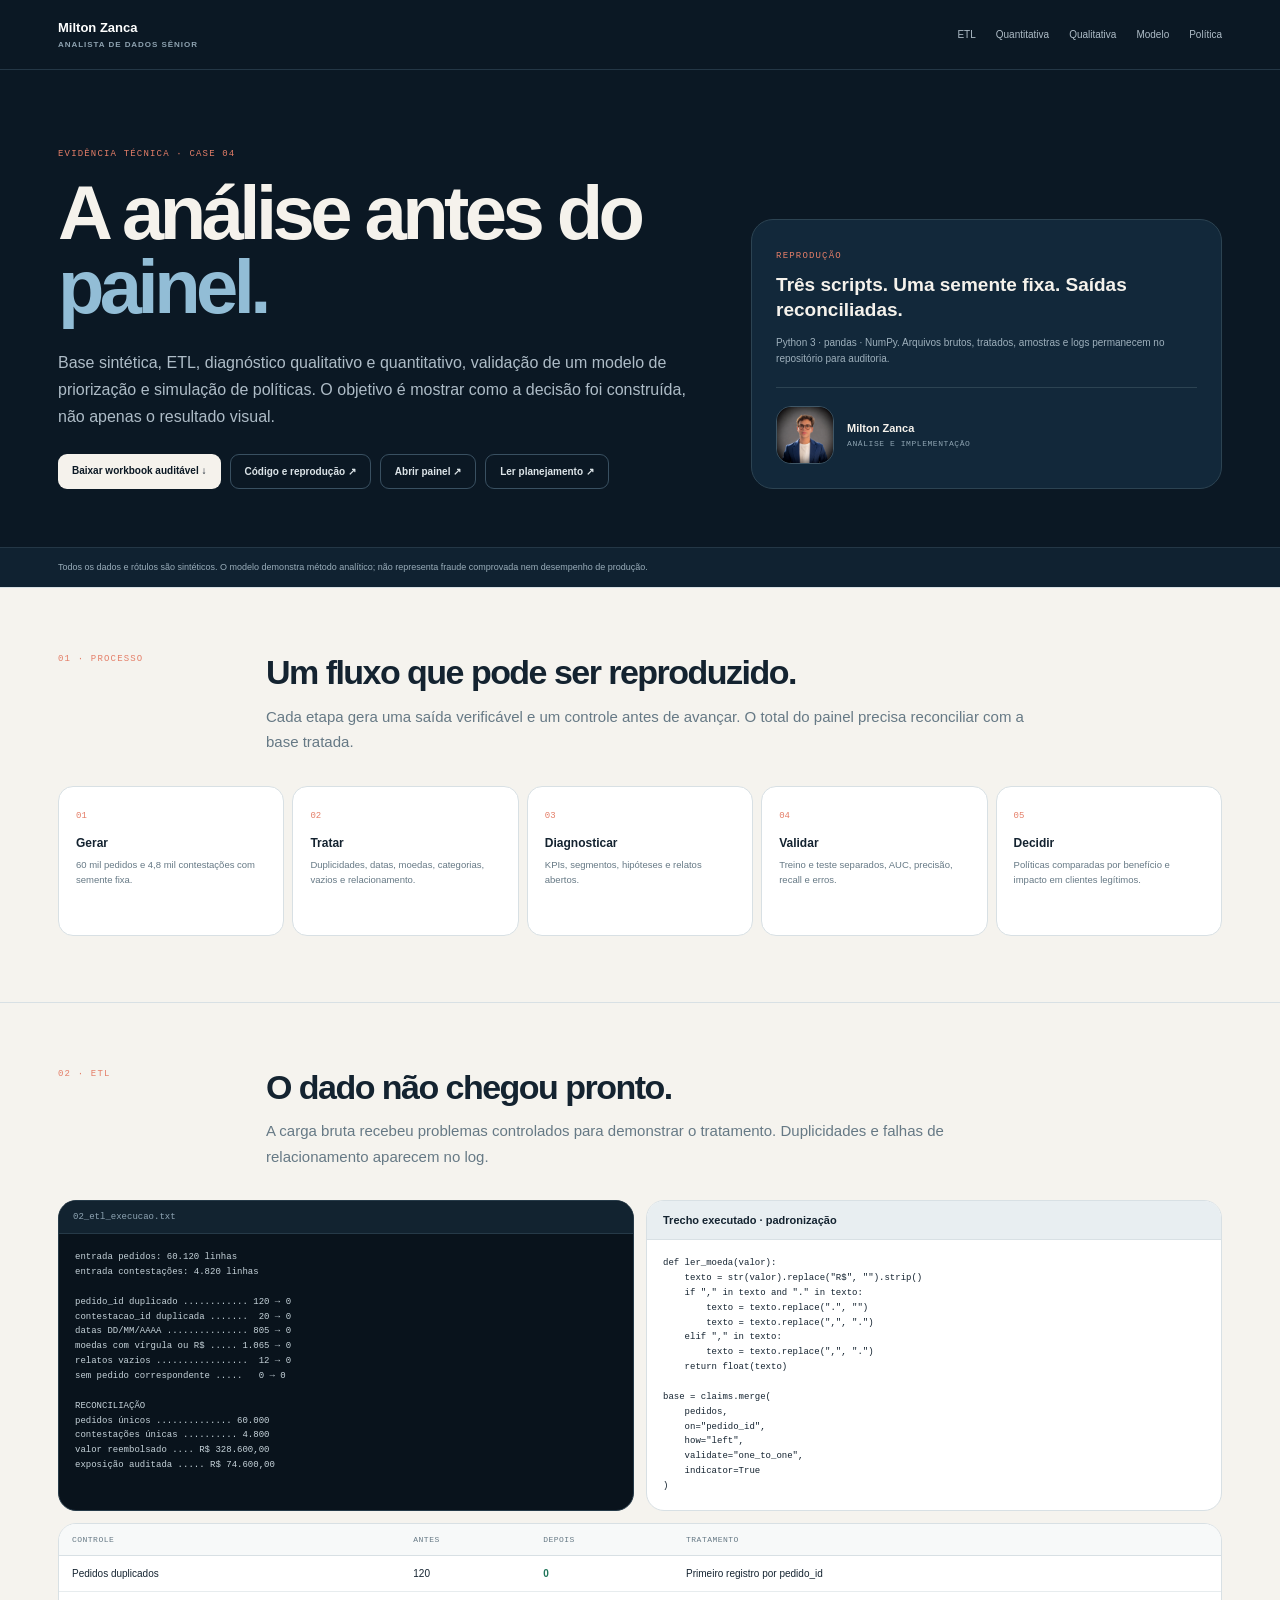
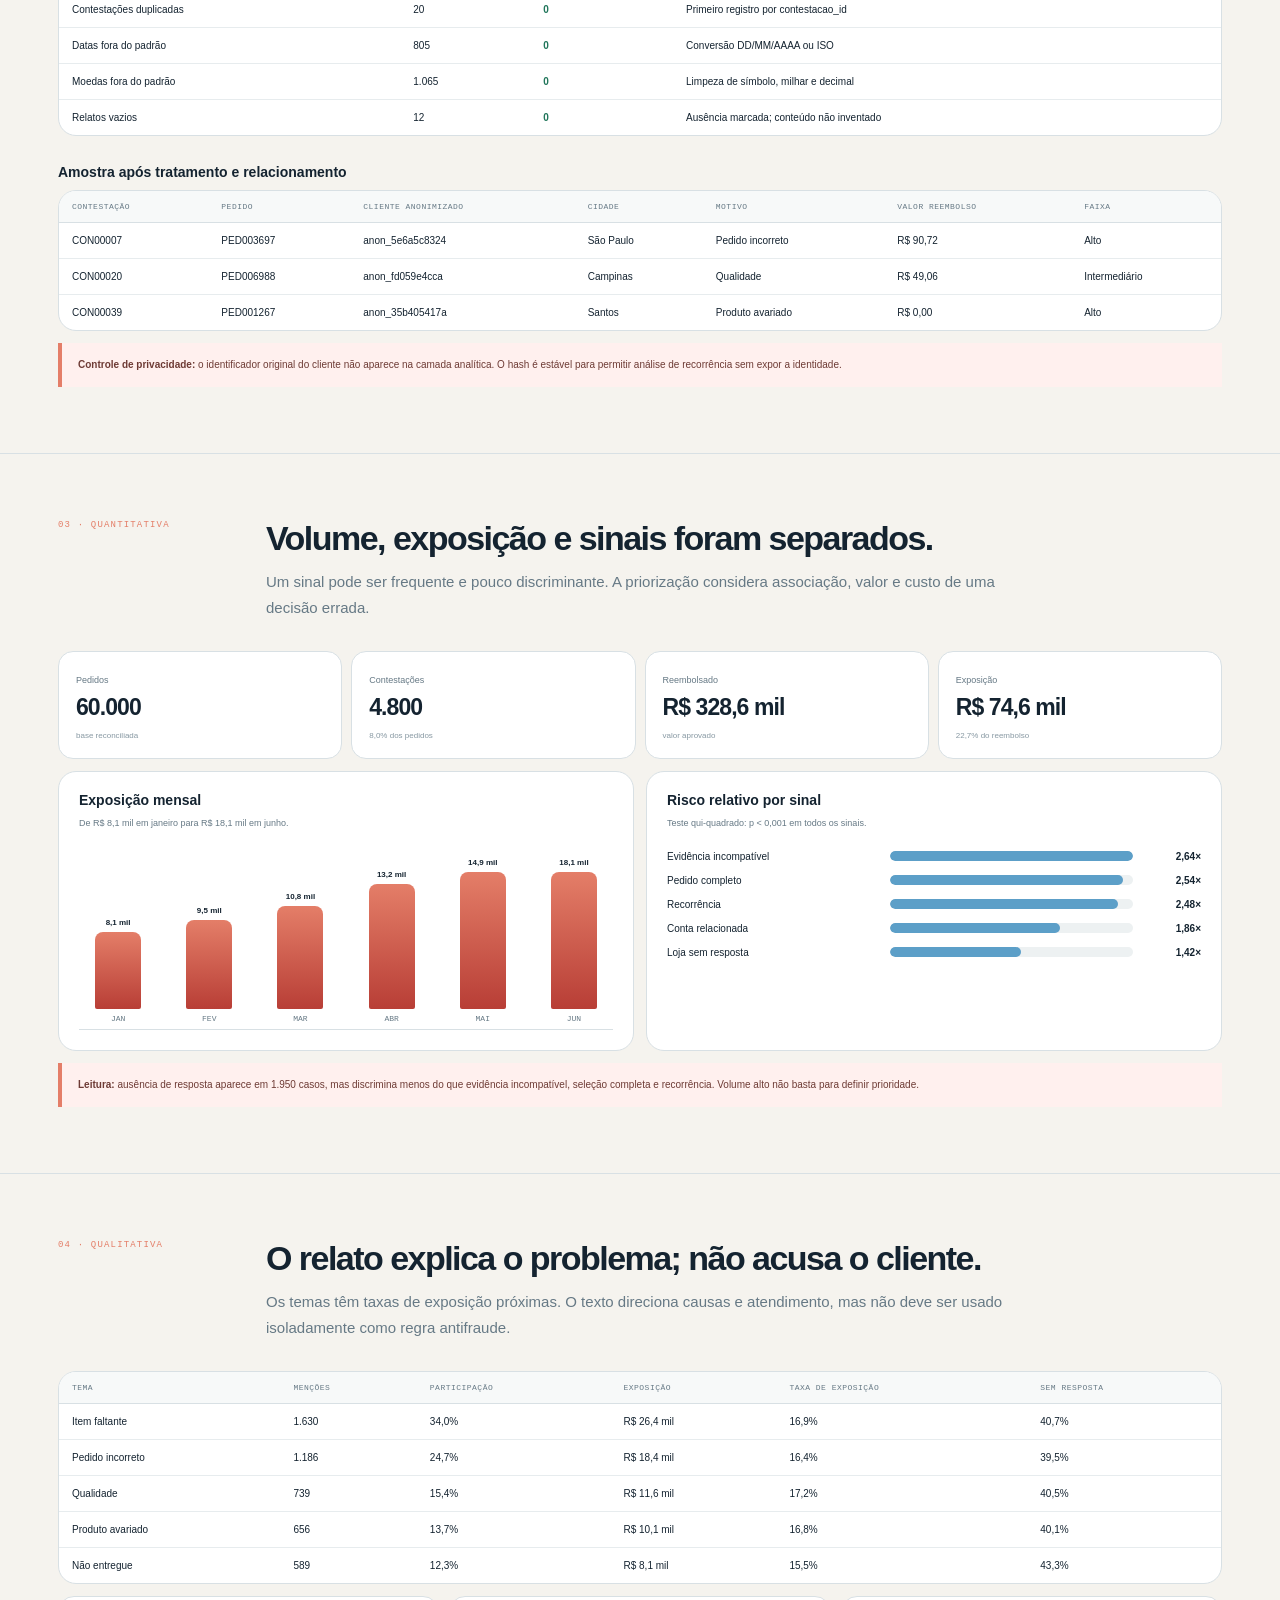
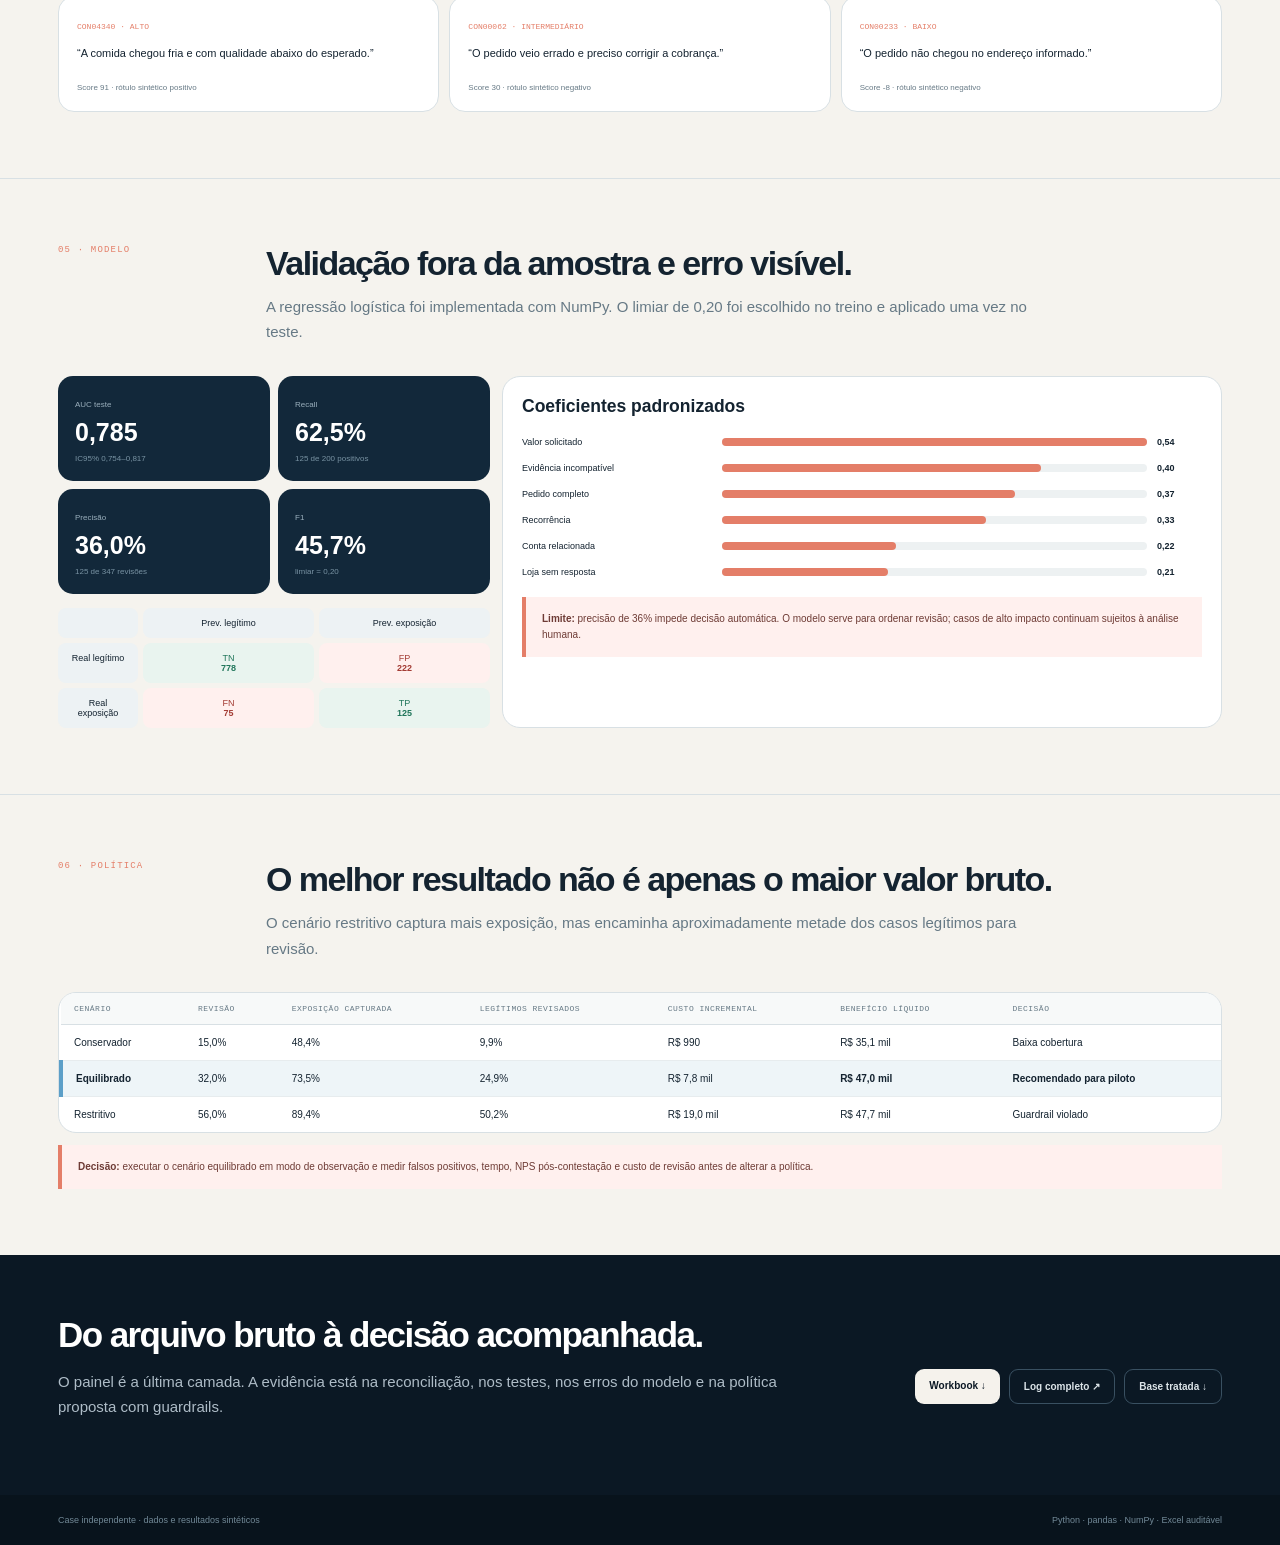
<file: analise-reembolsos.html>
<!doctype html>
<html lang="pt-BR">
<head>
  <meta charset="UTF-8">
  <meta name="viewport" content="width=device-width,initial-scale=1">
  <meta name="description" content="Evidências do pipeline Python, ETL e análises do case Reembolsos sob risco.">
  <title>Pipeline analítico | Reembolsos sob risco</title>
  <style>
    :root{--navy:#0b1824;--navy2:#12283a;--blue:#5c9fc8;--coral:#e47e68;--paper:#f5f3ee;--white:#fff;--ink:#142330;--muted:#667985;--line:#d8e0e4;--green:#21765b;--green-soft:#e9f4ef;--red:#a43d35;--red-soft:#fff0ee;--mono:Consolas,"Courier New",monospace;--font:"Segoe UI",Arial,sans-serif;--radius:18px}*{box-sizing:border-box}html{scroll-behavior:smooth;scroll-padding-top:82px}body{margin:0;background:var(--paper);color:var(--ink);font-family:var(--font);font-size:15px}.wrap{max-width:1220px;margin:auto;padding:0 28px}.top{height:70px;background:var(--navy);color:#fff;position:sticky;top:0;z-index:10;border-bottom:1px solid #243746}.top .wrap{height:100%;display:flex;align-items:center;gap:22px}.brand{color:#fff;text-decoration:none;font-size:13px;font-weight:750}.brand small{display:block;color:#8ea2b0;font-size:8px;letter-spacing:.12em;text-transform:uppercase;margin-top:5px}.nav{margin-left:auto;display:flex;gap:20px}.nav a{color:#aebcc7;text-decoration:none;font-size:10px}.hero{background:var(--navy);color:#f5f2ec;padding:72px 0 58px}.hero-grid{display:grid;grid-template-columns:1.15fr .85fr;gap:56px;align-items:end}.kicker{font:9px var(--mono);letter-spacing:.13em;text-transform:uppercase;color:var(--coral)}.hero h1{font-size:clamp(44px,6vw,76px);line-height:.98;letter-spacing:-.06em;margin:17px 0 24px;max-width:780px}.hero h1 em{color:#92bdd6;font-style:normal}.lead{color:#aebcc7;line-height:1.7;font-size:16px;max-width:710px}.hero-aside{background:var(--navy2);border:1px solid #2c4352;border-radius:22px;padding:24px}.hero-aside strong{font-size:19px;line-height:1.3;display:block;margin:12px 0}.hero-aside p{color:#9eb0bc;font-size:10px;line-height:1.6}.actions{display:flex;flex-wrap:wrap;gap:9px;margin-top:23px}.button{display:inline-flex;padding:11px 14px;border-radius:9px;background:#f5f2ec;color:var(--navy);text-decoration:none;font-size:10px;font-weight:750}.button.secondary{background:transparent;color:#dce4e8;border:1px solid #395061}.disclaimer{background:#102231;color:#99adba;padding:13px 0;font-size:9px;line-height:1.55;border-top:1px solid #243746}.section{padding:66px 0;border-top:1px solid var(--line)}.head{display:grid;grid-template-columns:180px 1fr;gap:28px;margin-bottom:31px}.head h2{margin:0;font-size:34px;letter-spacing:-.045em;line-height:1.1}.head p{color:var(--muted);line-height:1.7;margin:12px 0 0;max-width:780px}.steps{display:grid;grid-template-columns:repeat(5,1fr);gap:8px}.step{background:#fff;border:1px solid var(--line);border-radius:15px;padding:17px;min-height:150px}.step span{font:9px var(--mono);color:var(--coral)}.step b{display:block;margin:15px 0 8px;font-size:12px}.step p{margin:0;color:var(--muted);font-size:9.5px;line-height:1.55}.grid-2{display:grid;grid-template-columns:1fr 1fr;gap:12px}.terminal{background:#09131c;color:#c6d3da;border:1px solid #263a48;border-radius:var(--radius);overflow:hidden}.terminal-head{padding:11px 14px;background:#122330;border-bottom:1px solid #263a48;font:9px var(--mono);color:#8fa5b4}.terminal pre,.code pre{margin:0;padding:16px;overflow:auto;font:9px/1.65 var(--mono);white-space:pre}.code{background:#fff;border:1px solid var(--line);border-radius:var(--radius);overflow:hidden}.code h3{margin:0;padding:13px 16px;font-size:11px;background:#e8eef1;border-bottom:1px solid var(--line)}.table-wrap{overflow:auto;background:#fff;border:1px solid var(--line);border-radius:var(--radius)}table{border-collapse:collapse;width:100%;min-width:760px}th{text-align:left;font:8px var(--mono);letter-spacing:.06em;text-transform:uppercase;color:var(--muted);padding:11px 13px;border-bottom:1px solid var(--line);background:#f7f9f9}td{padding:12px 13px;border-bottom:1px solid #e7ecee;font-size:10px}tr:last-child td{border-bottom:0}.ok{color:var(--green);font-weight:750}.cards{display:grid;grid-template-columns:repeat(4,1fr);gap:9px;margin-bottom:12px}.card{background:#fff;border:1px solid var(--line);border-radius:15px;padding:17px}.card span{font-size:9px;color:var(--muted)}.card strong{display:block;font-size:23px;margin:8px 0 3px;letter-spacing:-.04em}.card small{font-size:8px;color:#8798a2}.chart{background:#fff;border:1px solid var(--line);border-radius:var(--radius);padding:20px}.chart h3{font-size:14px;margin:0}.chart>p{font-size:9px;color:var(--muted);line-height:1.5}.months{height:190px;display:flex;align-items:end;gap:13px;padding-top:18px;border-bottom:1px solid var(--line)}.month{height:100%;flex:1;display:flex;flex-direction:column;justify-content:end;align-items:center;gap:5px}.month b{font-size:8px}.month i{display:block;width:min(46px,72%);height:var(--h);background:linear-gradient(#e47e68,#b83e36);border-radius:8px 8px 2px 2px}.month small{font:8px var(--mono);color:var(--muted);padding-bottom:6px}.bars{display:grid;gap:13px;margin-top:20px}.bar-row{display:grid;grid-template-columns:210px 1fr 55px;gap:13px;align-items:center;font-size:10px}.bar-row div{height:10px;background:#edf1f2;border-radius:999px;overflow:hidden}.bar-row i{display:block;width:var(--w);height:100%;background:var(--blue);border-radius:999px}.bar-row b{text-align:right}.note{padding:14px 16px;border-left:4px solid var(--coral);background:var(--red-soft);color:#6e3b35;font-size:10px;line-height:1.6;margin-top:12px}.quotes{display:grid;grid-template-columns:repeat(3,1fr);gap:10px;margin-top:12px}.quote{background:#fff;border:1px solid var(--line);border-radius:16px;padding:18px}.quote span{font:8px var(--mono);color:var(--coral)}.quote blockquote{font-size:11px;line-height:1.6;margin:13px 0}.quote small{color:var(--muted);font-size:8px}.model{display:grid;grid-template-columns:.75fr 1.25fr;gap:12px}.metrics{display:grid;grid-template-columns:1fr 1fr;gap:8px}.metric{background:var(--navy2);color:#fff;border-radius:15px;padding:17px}.metric span{font-size:8px;color:#9bb0bd}.metric b{font-size:25px;display:block;margin-top:8px}.metric small{font-size:8px;color:#7993a3}.coefs{background:#fff;border:1px solid var(--line);border-radius:var(--radius);padding:19px}.coef{display:grid;grid-template-columns:190px 1fr 45px;gap:10px;align-items:center;padding:8px 0;font-size:9px}.coef div{height:8px;background:#edf1f2;border-radius:99px}.coef i{display:block;height:100%;width:var(--w);background:var(--coral);border-radius:99px}.confusion{display:grid;grid-template-columns:80px 1fr 1fr;gap:5px;margin-top:14px}.confusion div{padding:10px;border-radius:8px;text-align:center;font-size:9px;background:#edf2f4}.good{background:var(--green-soft)!important;color:var(--green)}.bad{background:var(--red-soft)!important;color:var(--red)}.recommended{background:#eef5f8!important;border-left:4px solid var(--blue)}.final{background:var(--navy);color:#fff;padding:60px 0}.final-grid{display:grid;grid-template-columns:1fr auto;gap:35px;align-items:center}.final h2{font-size:35px;letter-spacing:-.045em;margin:0 0 12px}.final p{max-width:760px;color:#aebcc7;line-height:1.65}.footer{background:#08131c;color:#718896;padding:20px 0;font-size:9px}.footer .wrap{display:flex;justify-content:space-between;gap:20px}@media(max-width:900px){.nav{display:none}.hero-grid,.head,.model{grid-template-columns:1fr}.steps{grid-template-columns:repeat(2,1fr)}.grid-2,.quotes{grid-template-columns:1fr}.cards{grid-template-columns:repeat(2,1fr)}}@media(max-width:560px){.wrap{padding:0 17px}.hero h1{font-size:44px}.steps,.cards{grid-template-columns:1fr}.bar-row{grid-template-columns:130px 1fr 45px}.final-grid{grid-template-columns:1fr}.footer .wrap{display:block}}
    .analyst-signature{display:grid;grid-template-columns:58px 1fr;gap:13px;align-items:center;margin-top:20px;padding-top:18px;border-top:1px solid #2c4352}.analyst-signature img{width:58px;height:58px;object-fit:cover;object-position:55% 35%;border-radius:15px;border:1px solid #405766}.analyst-signature b{display:block;font-size:11px}.analyst-signature span{display:block;margin-top:5px;color:#8ea4b2;font:8px var(--mono);letter-spacing:.07em;text-transform:uppercase}
  </style>
</head>
<body>
  <header class="top"><div class="wrap"><a class="brand" href="index.html#projetos">Milton Zanca<small>Analista de Dados Sênior</small></a><nav class="nav"><a href="#etl">ETL</a><a href="#quantitativa">Quantitativa</a><a href="#qualitativa">Qualitativa</a><a href="#modelo">Modelo</a><a href="#politica">Política</a></nav></div></header>
  <section class="hero"><div class="wrap hero-grid"><div><span class="kicker">Evidência técnica · Case 04</span><h1>A análise antes do <em>painel.</em></h1><p class="lead">Base sintética, ETL, diagnóstico qualitativo e quantitativo, validação de um modelo de priorização e simulação de políticas. O objetivo é mostrar como a decisão foi construída, não apenas o resultado visual.</p><div class="actions"><a class="button" href="outputs/reembolsos-20260828/analise-reembolsos-sob-risco.xlsx">Baixar workbook auditável ↓</a><a class="button secondary" href="https://github.com/miltonzanca/portfolio-milton-zanca/tree/main/analise-reembolsos" target="_blank" rel="noopener">Código e reprodução ↗</a><a class="button secondary" href="reembolsos-marketplace.html">Abrir painel ↗</a><a class="button secondary" href="case-reembolsos.html">Ler planejamento ↗</a></div></div><aside class="hero-aside"><span class="kicker">Reprodução</span><strong>Três scripts. Uma semente fixa. Saídas reconciliadas.</strong><p>Python 3 · pandas · NumPy. Arquivos brutos, tratados, amostras e logs permanecem no repositório para auditoria.</p><div class="analyst-signature"><img src="Foto%20Perfil%20-%20limpa.png" alt="Milton Zanca"><div><b>Milton Zanca</b><span>Análise e implementação</span></div></div></aside></div></section>
  <div class="disclaimer"><div class="wrap">Todos os dados e rótulos são sintéticos. O modelo demonstra método analítico; não representa fraude comprovada nem desempenho de produção.</div></div>
  <main>
    <section class="section"><div class="wrap"><div class="head"><span class="kicker">01 · PROCESSO</span><div><h2>Um fluxo que pode ser reproduzido.</h2><p>Cada etapa gera uma saída verificável e um controle antes de avançar. O total do painel precisa reconciliar com a base tratada.</p></div></div><div class="steps"><article class="step"><span>01</span><b>Gerar</b><p>60 mil pedidos e 4,8 mil contestações com semente fixa.</p></article><article class="step"><span>02</span><b>Tratar</b><p>Duplicidades, datas, moedas, categorias, vazios e relacionamento.</p></article><article class="step"><span>03</span><b>Diagnosticar</b><p>KPIs, segmentos, hipóteses e relatos abertos.</p></article><article class="step"><span>04</span><b>Validar</b><p>Treino e teste separados, AUC, precisão, recall e erros.</p></article><article class="step"><span>05</span><b>Decidir</b><p>Políticas comparadas por benefício e impacto em clientes legítimos.</p></article></div></div></section>
    <section class="section" id="etl"><div class="wrap"><div class="head"><span class="kicker">02 · ETL</span><div><h2>O dado não chegou pronto.</h2><p>A carga bruta recebeu problemas controlados para demonstrar o tratamento. Duplicidades e falhas de relacionamento aparecem no log.</p></div></div><div class="grid-2"><div class="terminal"><div class="terminal-head">02_etl_execucao.txt</div><pre>entrada pedidos: 60.120 linhas
entrada contestações: 4.820 linhas

pedido_id duplicado ............ 120 → 0
contestacao_id duplicada .......  20 → 0
datas DD/MM/AAAA ............... 805 → 0
moedas com vírgula ou R$ ..... 1.065 → 0
relatos vazios .................  12 → 0
sem pedido correspondente .....   0 → 0

RECONCILIAÇÃO
pedidos únicos .............. 60.000
contestações únicas .......... 4.800
valor reembolsado .... R$ 328.600,00
exposição auditada ..... R$ 74.600,00</pre></div><div class="code"><h3>Trecho executado · padronização</h3><pre>def ler_moeda(valor):
    texto = str(valor).replace("R$", "").strip()
    if "," in texto and "." in texto:
        texto = texto.replace(".", "")
        texto = texto.replace(",", ".")
    elif "," in texto:
        texto = texto.replace(",", ".")
    return float(texto)

base = claims.merge(
    pedidos,
    on="pedido_id",
    how="left",
    validate="one_to_one",
    indicator=True
)</pre></div></div><div class="table-wrap" style="margin-top:12px"><table><thead><tr><th>Controle</th><th>Antes</th><th>Depois</th><th>Tratamento</th></tr></thead><tbody><tr><td>Pedidos duplicados</td><td>120</td><td class="ok">0</td><td>Primeiro registro por pedido_id</td></tr><tr><td>Contestações duplicadas</td><td>20</td><td class="ok">0</td><td>Primeiro registro por contestacao_id</td></tr><tr><td>Datas fora do padrão</td><td>805</td><td class="ok">0</td><td>Conversão DD/MM/AAAA ou ISO</td></tr><tr><td>Moedas fora do padrão</td><td>1.065</td><td class="ok">0</td><td>Limpeza de símbolo, milhar e decimal</td></tr><tr><td>Relatos vazios</td><td>12</td><td class="ok">0</td><td>Ausência marcada; conteúdo não inventado</td></tr></tbody></table></div><h3 style="margin:28px 0 10px;font-size:14px">Amostra após tratamento e relacionamento</h3><div class="table-wrap"><table><thead><tr><th>Contestação</th><th>Pedido</th><th>Cliente anonimizado</th><th>Cidade</th><th>Motivo</th><th>Valor reembolso</th><th>Faixa</th></tr></thead><tbody><tr><td>CON00007</td><td>PED003697</td><td>anon_5e6a5c8324</td><td>São Paulo</td><td>Pedido incorreto</td><td>R$ 90,72</td><td>Alto</td></tr><tr><td>CON00020</td><td>PED006988</td><td>anon_fd059e4cca</td><td>Campinas</td><td>Qualidade</td><td>R$ 49,06</td><td>Intermediário</td></tr><tr><td>CON00039</td><td>PED001267</td><td>anon_35b405417a</td><td>Santos</td><td>Produto avariado</td><td>R$ 0,00</td><td>Alto</td></tr></tbody></table></div><div class="note"><b>Controle de privacidade:</b> o identificador original do cliente não aparece na camada analítica. O hash é estável para permitir análise de recorrência sem expor a identidade.</div></div></section>
    <section class="section" id="quantitativa"><div class="wrap"><div class="head"><span class="kicker">03 · QUANTITATIVA</span><div><h2>Volume, exposição e sinais foram separados.</h2><p>Um sinal pode ser frequente e pouco discriminante. A priorização considera associação, valor e custo de uma decisão errada.</p></div></div><div class="cards"><article class="card"><span>Pedidos</span><strong>60.000</strong><small>base reconciliada</small></article><article class="card"><span>Contestações</span><strong>4.800</strong><small>8,0% dos pedidos</small></article><article class="card"><span>Reembolsado</span><strong>R$ 328,6 mil</strong><small>valor aprovado</small></article><article class="card"><span>Exposição</span><strong>R$ 74,6 mil</strong><small>22,7% do reembolso</small></article></div><div class="grid-2"><article class="chart"><h3>Exposição mensal</h3><p>De R$ 8,1 mil em janeiro para R$ 18,1 mil em junho.</p><div class="months"><div class="month"><b>8,1 mil</b><i style="--h:45%"></i><small>JAN</small></div><div class="month"><b>9,5 mil</b><i style="--h:52%"></i><small>FEV</small></div><div class="month"><b>10,8 mil</b><i style="--h:60%"></i><small>MAR</small></div><div class="month"><b>13,2 mil</b><i style="--h:73%"></i><small>ABR</small></div><div class="month"><b>14,9 mil</b><i style="--h:82%"></i><small>MAI</small></div><div class="month"><b>18,1 mil</b><i style="--h:100%"></i><small>JUN</small></div></div></article><article class="chart"><h3>Risco relativo por sinal</h3><p>Teste qui-quadrado: p &lt; 0,001 em todos os sinais.</p><div class="bars"><div class="bar-row"><span>Evidência incompatível</span><div><i style="--w:100%"></i></div><b>2,64×</b></div><div class="bar-row"><span>Pedido completo</span><div><i style="--w:96%"></i></div><b>2,54×</b></div><div class="bar-row"><span>Recorrência</span><div><i style="--w:94%"></i></div><b>2,48×</b></div><div class="bar-row"><span>Conta relacionada</span><div><i style="--w:70%"></i></div><b>1,86×</b></div><div class="bar-row"><span>Loja sem resposta</span><div><i style="--w:54%"></i></div><b>1,42×</b></div></div></article></div><div class="note"><b>Leitura:</b> ausência de resposta aparece em 1.950 casos, mas discrimina menos do que evidência incompatível, seleção completa e recorrência. Volume alto não basta para definir prioridade.</div></div></section>
    <section class="section" id="qualitativa"><div class="wrap"><div class="head"><span class="kicker">04 · QUALITATIVA</span><div><h2>O relato explica o problema; não acusa o cliente.</h2><p>Os temas têm taxas de exposição próximas. O texto direciona causas e atendimento, mas não deve ser usado isoladamente como regra antifraude.</p></div></div><div class="table-wrap"><table><thead><tr><th>Tema</th><th>Menções</th><th>Participação</th><th>Exposição</th><th>Taxa de exposição</th><th>Sem resposta</th></tr></thead><tbody><tr><td>Item faltante</td><td>1.630</td><td>34,0%</td><td>R$ 26,4 mil</td><td>16,9%</td><td>40,7%</td></tr><tr><td>Pedido incorreto</td><td>1.186</td><td>24,7%</td><td>R$ 18,4 mil</td><td>16,4%</td><td>39,5%</td></tr><tr><td>Qualidade</td><td>739</td><td>15,4%</td><td>R$ 11,6 mil</td><td>17,2%</td><td>40,5%</td></tr><tr><td>Produto avariado</td><td>656</td><td>13,7%</td><td>R$ 10,1 mil</td><td>16,8%</td><td>40,1%</td></tr><tr><td>Não entregue</td><td>589</td><td>12,3%</td><td>R$ 8,1 mil</td><td>15,5%</td><td>43,3%</td></tr></tbody></table></div><div class="quotes"><article class="quote"><span>CON04340 · ALTO</span><blockquote>“A comida chegou fria e com qualidade abaixo do esperado.”</blockquote><small>Score 91 · rótulo sintético positivo</small></article><article class="quote"><span>CON00062 · INTERMEDIÁRIO</span><blockquote>“O pedido veio errado e preciso corrigir a cobrança.”</blockquote><small>Score 30 · rótulo sintético negativo</small></article><article class="quote"><span>CON00233 · BAIXO</span><blockquote>“O pedido não chegou no endereço informado.”</blockquote><small>Score -8 · rótulo sintético negativo</small></article></div></div></section>
    <section class="section" id="modelo"><div class="wrap"><div class="head"><span class="kicker">05 · MODELO</span><div><h2>Validação fora da amostra e erro visível.</h2><p>A regressão logística foi implementada com NumPy. O limiar de 0,20 foi escolhido no treino e aplicado uma vez no teste.</p></div></div><div class="model"><div><div class="metrics"><article class="metric"><span>AUC teste</span><b>0,785</b><small>IC95% 0,754–0,817</small></article><article class="metric"><span>Recall</span><b>62,5%</b><small>125 de 200 positivos</small></article><article class="metric"><span>Precisão</span><b>36,0%</b><small>125 de 347 revisões</small></article><article class="metric"><span>F1</span><b>45,7%</b><small>limiar = 0,20</small></article></div><div class="confusion"><div></div><div>Prev. legítimo</div><div>Prev. exposição</div><div>Real legítimo</div><div class="good">TN<br><b>778</b></div><div class="bad">FP<br><b>222</b></div><div>Real exposição</div><div class="bad">FN<br><b>75</b></div><div class="good">TP<br><b>125</b></div></div></div><div class="coefs"><h3 style="margin:0 0 12px">Coeficientes padronizados</h3><div class="coef"><span>Valor solicitado</span><div><i style="--w:100%"></i></div><b>0,54</b></div><div class="coef"><span>Evidência incompatível</span><div><i style="--w:75%"></i></div><b>0,40</b></div><div class="coef"><span>Pedido completo</span><div><i style="--w:69%"></i></div><b>0,37</b></div><div class="coef"><span>Recorrência</span><div><i style="--w:62%"></i></div><b>0,33</b></div><div class="coef"><span>Conta relacionada</span><div><i style="--w:41%"></i></div><b>0,22</b></div><div class="coef"><span>Loja sem resposta</span><div><i style="--w:39%"></i></div><b>0,21</b></div><div class="note"><b>Limite:</b> precisão de 36% impede decisão automática. O modelo serve para ordenar revisão; casos de alto impacto continuam sujeitos à análise humana.</div></div></div></div></section>
    <section class="section" id="politica"><div class="wrap"><div class="head"><span class="kicker">06 · POLÍTICA</span><div><h2>O melhor resultado não é apenas o maior valor bruto.</h2><p>O cenário restritivo captura mais exposição, mas encaminha aproximadamente metade dos casos legítimos para revisão.</p></div></div><div class="table-wrap"><table><thead><tr><th>Cenário</th><th>Revisão</th><th>Exposição capturada</th><th>Legítimos revisados</th><th>Custo incremental</th><th>Benefício líquido</th><th>Decisão</th></tr></thead><tbody><tr><td>Conservador</td><td>15,0%</td><td>48,4%</td><td>9,9%</td><td>R$ 990</td><td>R$ 35,1 mil</td><td>Baixa cobertura</td></tr><tr class="recommended"><td><b>Equilibrado</b></td><td>32,0%</td><td>73,5%</td><td>24,9%</td><td>R$ 7,8 mil</td><td><b>R$ 47,0 mil</b></td><td><b>Recomendado para piloto</b></td></tr><tr><td>Restritivo</td><td>56,0%</td><td>89,4%</td><td>50,2%</td><td>R$ 19,0 mil</td><td>R$ 47,7 mil</td><td>Guardrail violado</td></tr></tbody></table></div><div class="note"><b>Decisão:</b> executar o cenário equilibrado em modo de observação e medir falsos positivos, tempo, NPS pós-contestação e custo de revisão antes de alterar a política.</div></div></section>
  </main>
  <section class="final"><div class="wrap final-grid"><div><h2>Do arquivo bruto à decisão acompanhada.</h2><p>O painel é a última camada. A evidência está na reconciliação, nos testes, nos erros do modelo e na política proposta com guardrails.</p></div><div class="actions"><a class="button" href="outputs/reembolsos-20260828/analise-reembolsos-sob-risco.xlsx">Workbook ↓</a><a class="button secondary" href="analise-reembolsos/evidencias/03_analise_completa.txt">Log completo ↗</a><a class="button secondary" href="analise-reembolsos/data/processed/contestacoes_tratadas.csv">Base tratada ↓</a></div></div></section>
  <footer class="footer"><div class="wrap"><span>Case independente · dados e resultados sintéticos</span><span>Python · pandas · NumPy · Excel auditável</span></div></footer>
</body>
</html>
</file>
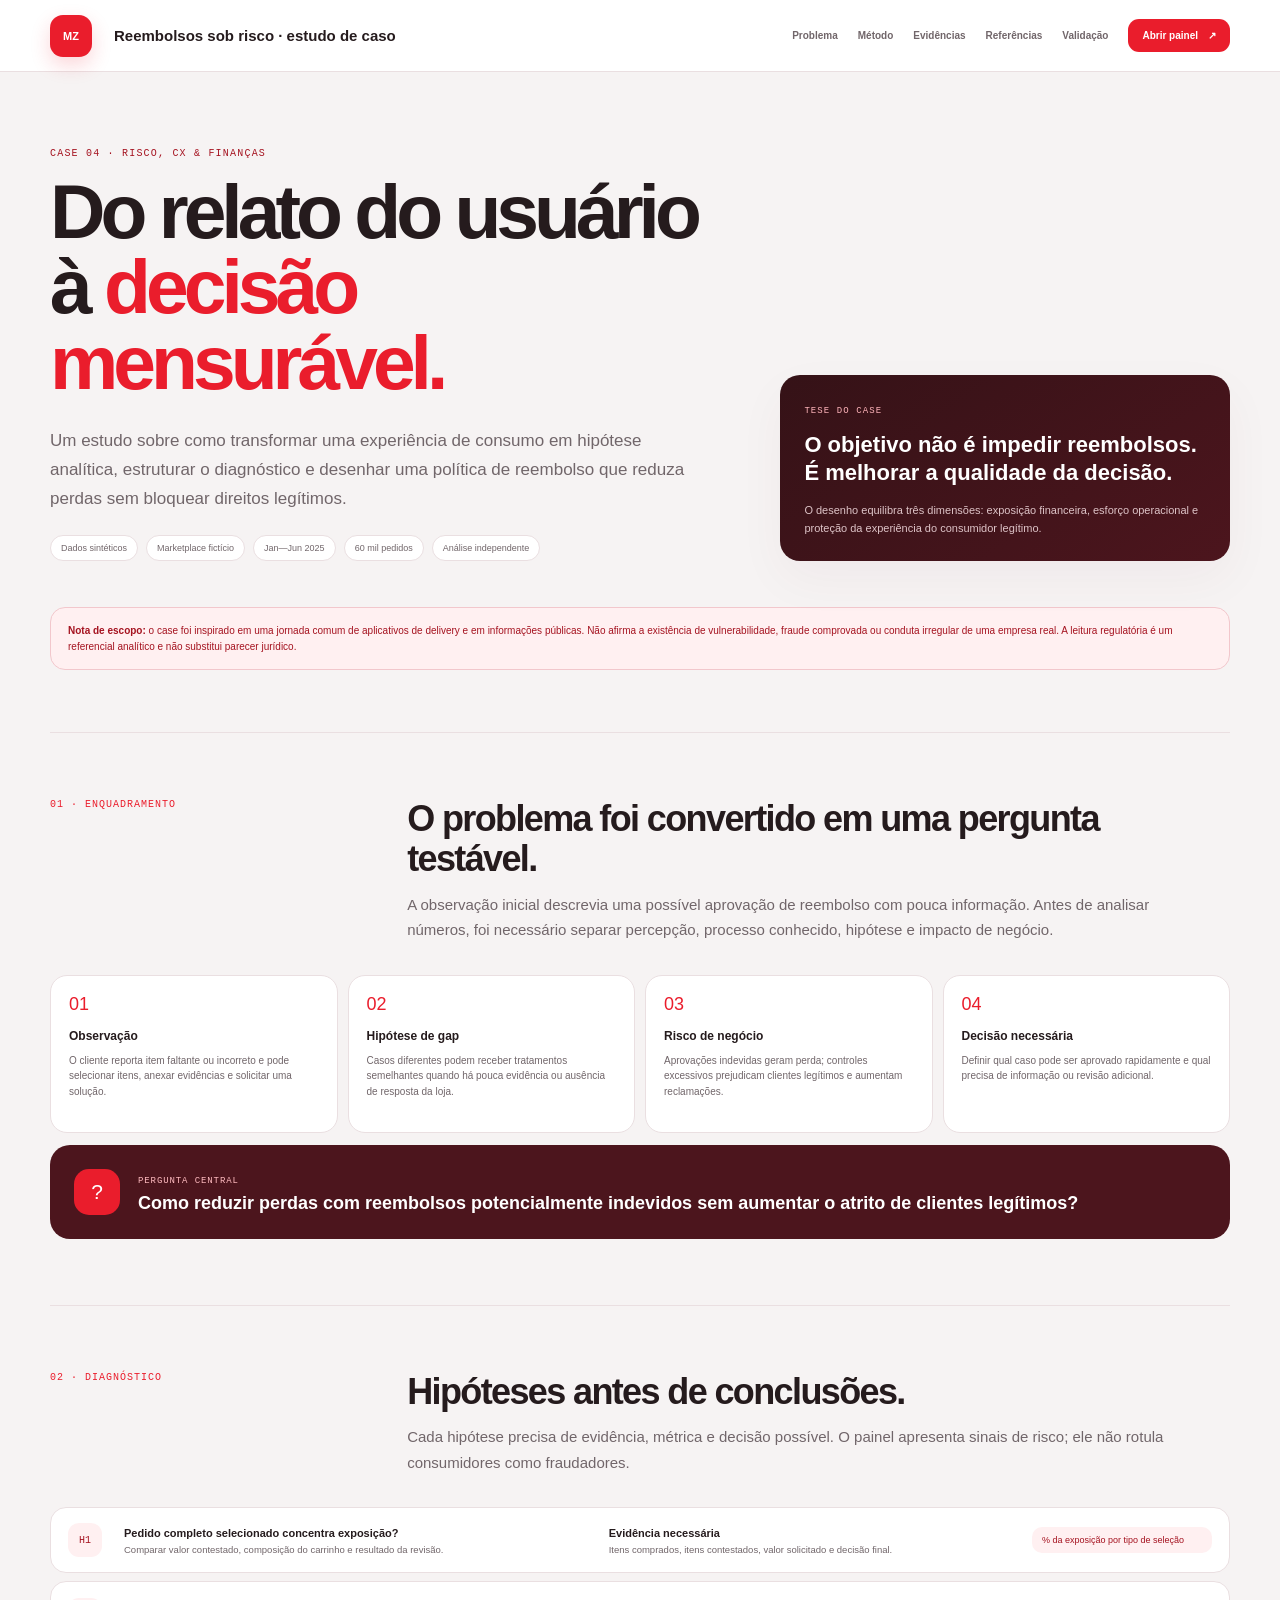
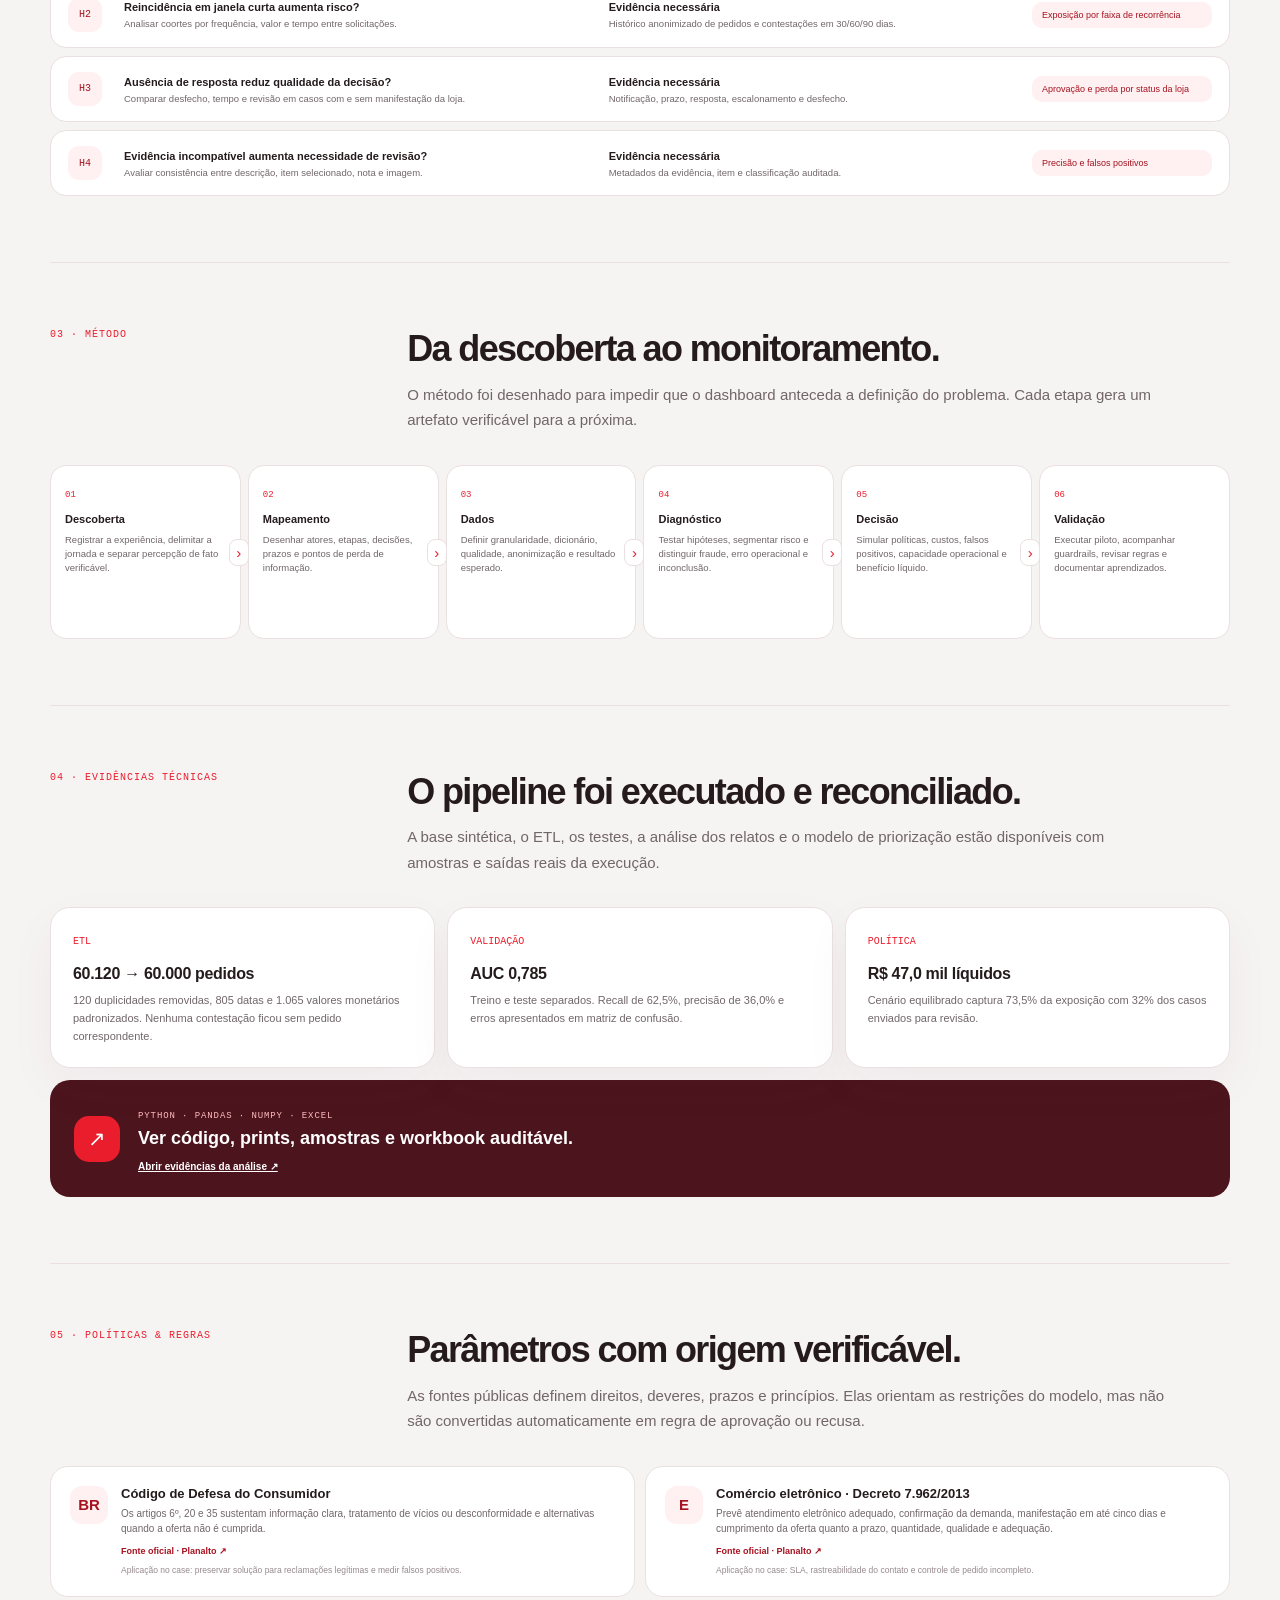
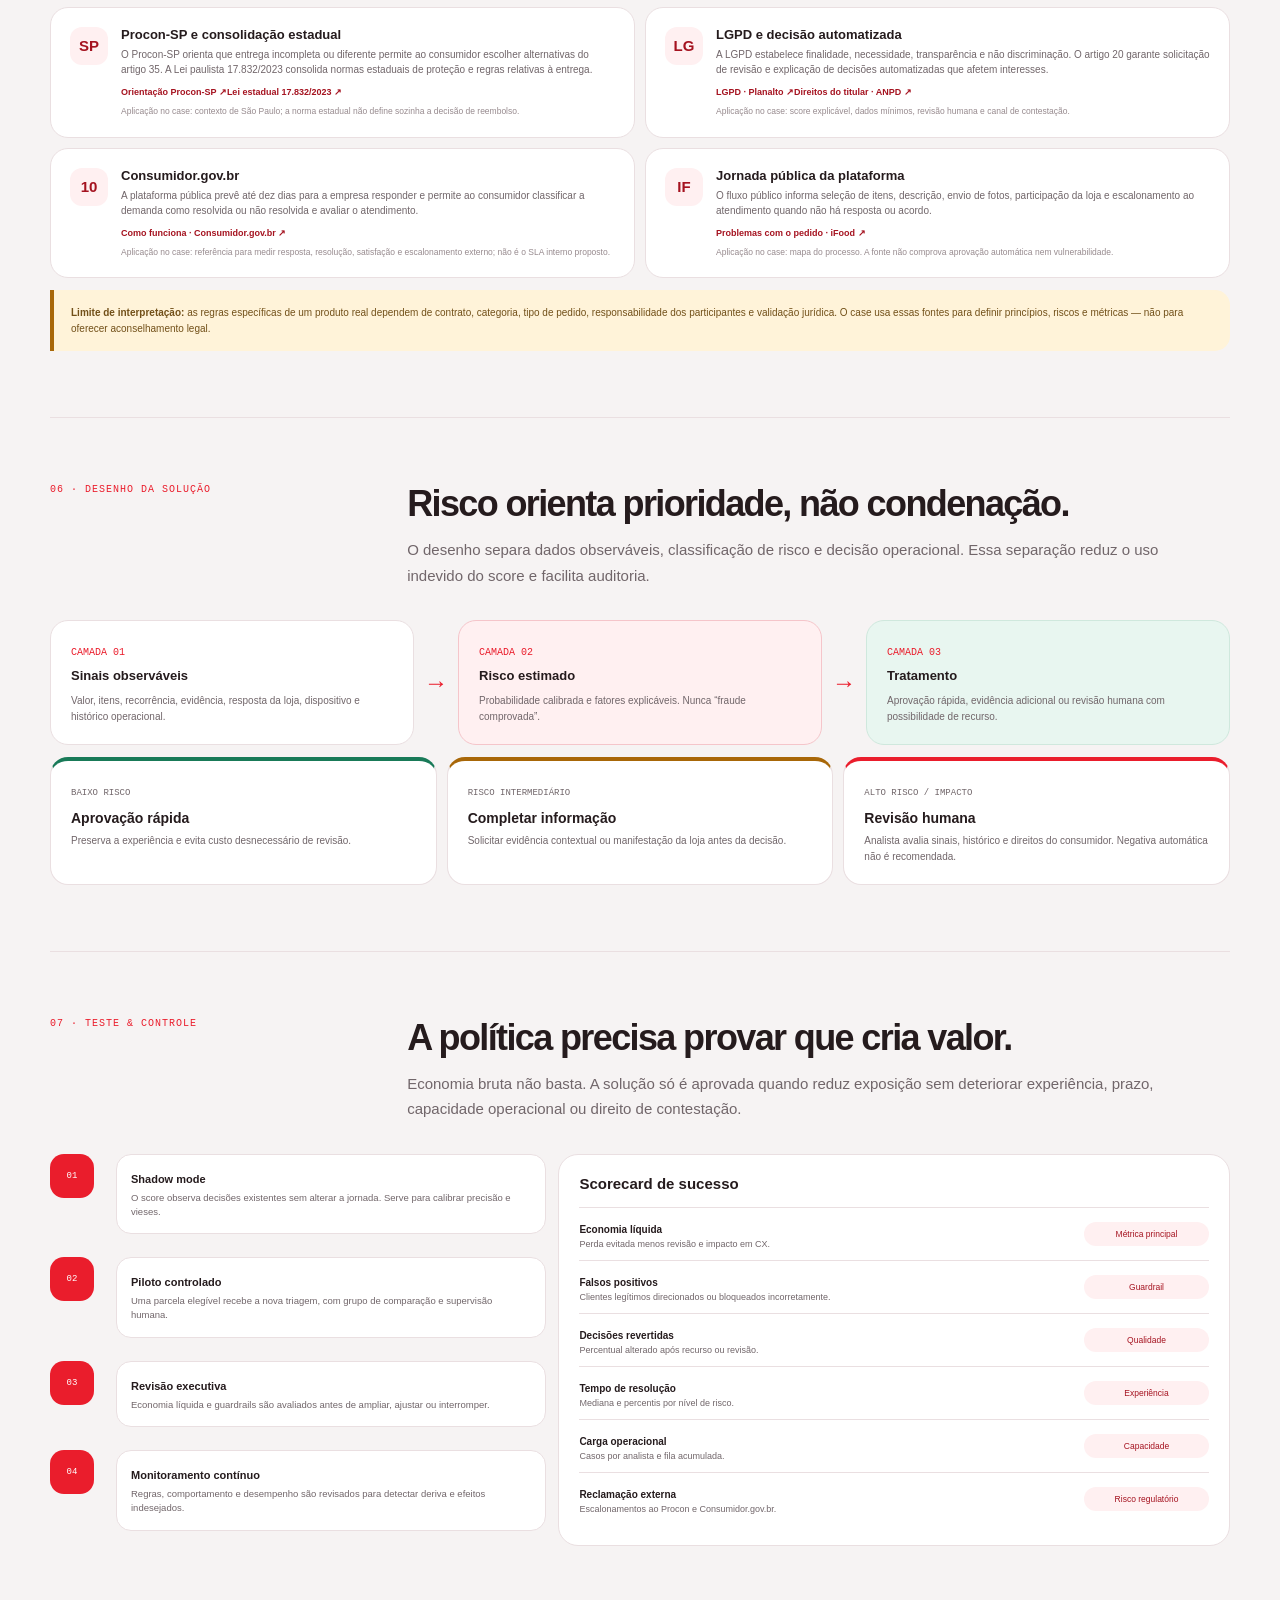
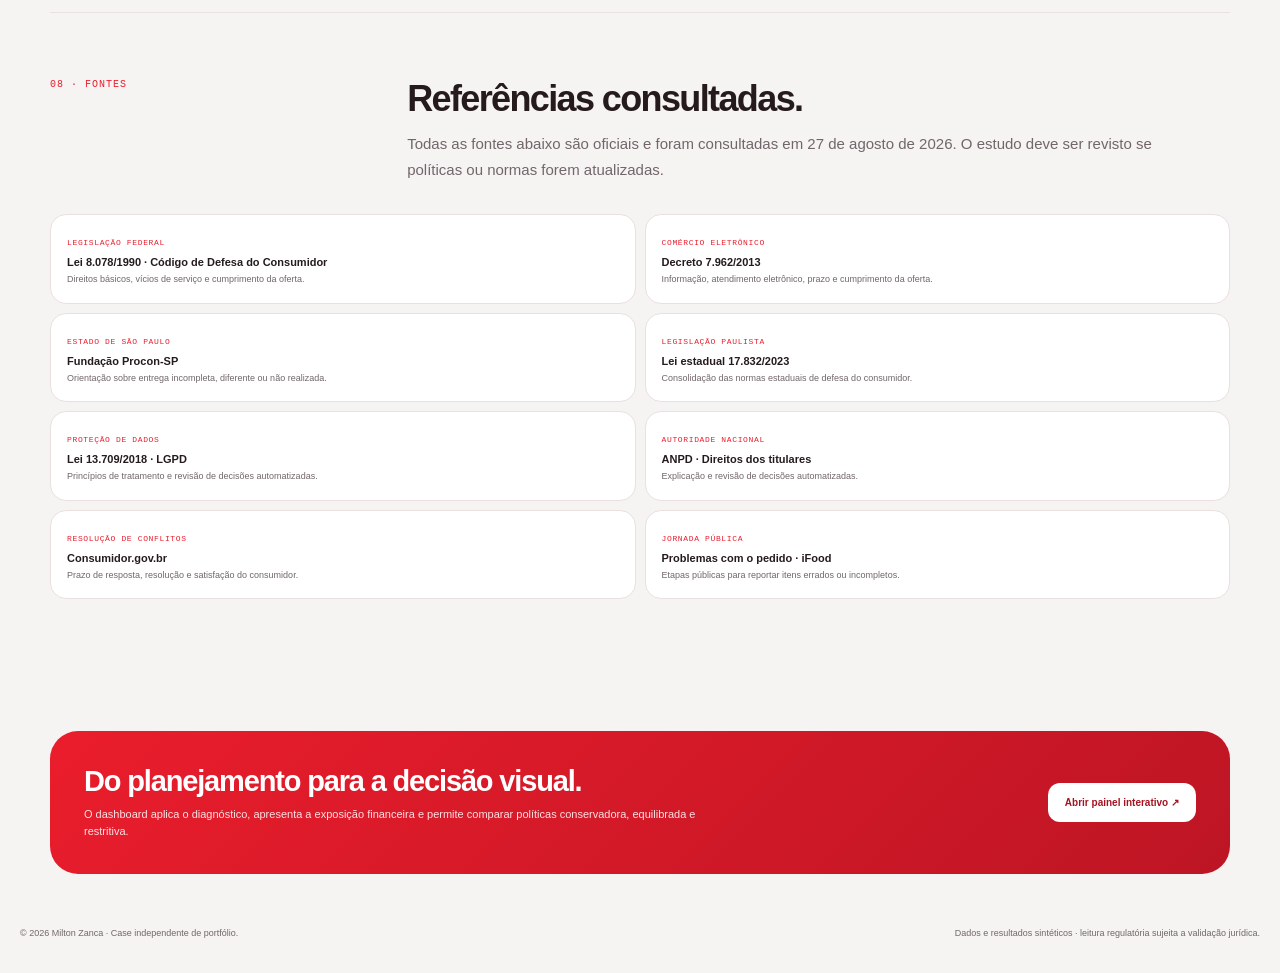
<file: case-reembolsos.html>
<!doctype html>
<html lang="pt-BR">
<head>
  <meta charset="UTF-8">
  <meta name="viewport" content="width=device-width,initial-scale=1">
  <meta name="description" content="Estudo de caso sobre planejamento, diagnóstico e desenho analítico de uma política de reembolsos para marketplace de delivery.">
  <title>Estudo de caso | Reembolsos sob risco</title>
  <style>
    :root{--cs-red:#ea1d2c;--cs-red-dark:#a51320;--cs-rose:#fff0f1;--cs-wine:#4c151d;--cs-ink:#251b1d;--cs-muted:#71666a;--cs-line:#eadfe1;--cs-paper:#fffdfc;--cs-bg:#f6f3f3;--cs-green:#197a58;--cs-green-soft:#e8f6f0;--cs-amber:#a86708;--cs-amber-soft:#fff3d9;--cs-radius:20px;--cs-shadow:0 18px 50px #5a202a0b;--cs-font:"Segoe UI",Arial,sans-serif;--cs-mono:Consolas,"Courier New",monospace}*{box-sizing:border-box}html{scroll-behavior:smooth;scroll-padding-top:92px}body{margin:0;background:var(--cs-bg);color:var(--cs-ink);font-family:var(--cs-font);font-size:15px}.cs-wrap{max-width:1240px;margin:auto;padding:0 30px}.cs-top{height:72px;background:#fff;border-bottom:1px solid var(--cs-line);position:sticky;top:0;z-index:20}.cs-top .cs-wrap{height:100%;display:flex;align-items:center;gap:22px}.cs-brand{width:42px;height:42px;border-radius:13px;background:var(--cs-red);color:#fff;text-decoration:none;display:grid;place-items:center;font-weight:800;font-size:11px;box-shadow:0 8px 20px #ea1d2c2e}.cs-title{font-size:15px;font-weight:700}.cs-nav{margin-left:auto;display:flex;gap:20px;align-items:center}.cs-nav a{color:var(--cs-muted);text-decoration:none;font-size:10px;font-weight:650}.cs-nav a:hover,.cs-nav a:focus-visible{color:var(--cs-red)}.cs-button{display:inline-flex!important;align-items:center;gap:10px;background:var(--cs-red);color:#fff!important;padding:11px 14px;border-radius:11px}.cs-hero{padding:76px 0 46px;display:grid;grid-template-columns:1.2fr .8fr;gap:56px;align-items:end}.cs-eyebrow{font:10px var(--cs-mono);letter-spacing:.12em;text-transform:uppercase;color:var(--cs-red-dark);margin:0 0 15px}.cs-hero h1{font-size:clamp(46px,6vw,78px);line-height:.98;letter-spacing:-.065em;margin:0;font-weight:650}.cs-hero h1 em{color:var(--cs-red);font-style:normal}.cs-lead{font-size:17px;color:var(--cs-muted);line-height:1.7;max-width:650px;margin:27px 0 0}.cs-hero-note{background:linear-gradient(145deg,#351217,var(--cs-wine));color:#fff;border-radius:var(--cs-radius);padding:24px;box-shadow:var(--cs-shadow)}.cs-hero-note span{font:9px var(--cs-mono);letter-spacing:.12em;color:#ffb5bb}.cs-hero-note strong{font-size:22px;line-height:1.25;display:block;margin:15px 0}.cs-hero-note p{margin:0;color:#dec4c8;font-size:11px;line-height:1.65}.cs-badges{display:flex;flex-wrap:wrap;gap:8px;margin-top:22px}.cs-badge{font-size:9px;padding:7px 10px;border-radius:999px;background:#fff;border:1px solid var(--cs-line);color:var(--cs-muted)}.cs-disclaimer{border:1px solid #f2c7cc;background:var(--cs-rose);border-radius:15px;padding:15px 17px;color:var(--cs-red-dark);font-size:10px;line-height:1.55;margin-bottom:62px}.cs-section{padding:66px 0;border-top:1px solid var(--cs-line)}.cs-section-head{display:grid;grid-template-columns:.55fr 1.45fr;gap:45px;margin-bottom:32px}.cs-index{font:10px var(--cs-mono);color:var(--cs-red);letter-spacing:.1em}.cs-section h2{font-size:36px;letter-spacing:-.045em;line-height:1.1;margin:0}.cs-section-intro{color:var(--cs-muted);line-height:1.7;margin:13px 0 0;max-width:760px}.cs-grid-3{display:grid;grid-template-columns:repeat(3,1fr);gap:12px}.cs-card{background:#fff;border:1px solid var(--cs-line);border-radius:var(--cs-radius);padding:22px;box-shadow:var(--cs-shadow)}.cs-card-number{font:10px var(--cs-mono);color:var(--cs-red)}.cs-card h3{font-size:16px;margin:18px 0 9px;letter-spacing:-.02em}.cs-card p{font-size:11px;line-height:1.6;color:var(--cs-muted);margin:0}.cs-problem{display:grid;grid-template-columns:repeat(4,1fr);gap:10px;position:relative}.cs-problem article{background:#fff;border:1px solid var(--cs-line);border-radius:17px;padding:18px;min-height:158px}.cs-problem b{font-size:12px}.cs-problem p{font-size:10px;color:var(--cs-muted);line-height:1.55}.cs-arrow{color:var(--cs-red);font-size:18px;display:block;margin-bottom:11px}.cs-framing{margin-top:12px;background:var(--cs-wine);color:#fff;border-radius:var(--cs-radius);padding:24px;display:grid;grid-template-columns:auto 1fr;gap:18px;align-items:center}.cs-framing-mark{width:46px;height:46px;border-radius:15px;background:var(--cs-red);display:grid;place-items:center;font-size:21px}.cs-framing span{font:9px var(--cs-mono);color:#ffbbc0;letter-spacing:.1em}.cs-framing strong{display:block;font-size:18px;margin-top:7px}.cs-hypotheses{display:grid;gap:8px}.cs-hypothesis{background:#fff;border:1px solid var(--cs-line);border-radius:16px;padding:15px 17px;display:grid;grid-template-columns:42px 1.15fr 1fr 180px;gap:14px;align-items:center}.cs-hypothesis>span{width:34px;height:34px;border-radius:11px;background:var(--cs-rose);color:var(--cs-red-dark);display:grid;place-items:center;font:10px var(--cs-mono)}.cs-hypothesis b{font-size:11px}.cs-hypothesis p{font-size:9.5px;line-height:1.5;color:var(--cs-muted);margin:3px 0 0}.cs-hypothesis .cs-measure{font-size:9px;color:var(--cs-red-dark);background:var(--cs-rose);padding:8px 10px;border-radius:10px}.cs-method{display:grid;grid-template-columns:repeat(6,1fr);gap:7px}.cs-method article{background:#fff;border:1px solid var(--cs-line);border-radius:16px;padding:17px 14px;min-height:174px;position:relative}.cs-method article:not(:last-child):after{content:"›";position:absolute;right:-9px;top:73px;width:18px;height:25px;background:#fff;border:1px solid var(--cs-line);border-radius:8px;display:grid;place-items:center;color:var(--cs-red);z-index:2}.cs-method span{font:9px var(--cs-mono);color:var(--cs-red)}.cs-method b{display:block;font-size:11px;margin:13px 0 8px}.cs-method p{font-size:9.5px;color:var(--cs-muted);line-height:1.5;margin:0}.cs-rules{display:grid;grid-template-columns:1fr 1fr;gap:10px}.cs-rule{background:#fff;border:1px solid var(--cs-line);border-radius:18px;padding:19px;display:grid;grid-template-columns:auto 1fr;gap:13px}.cs-rule-icon{width:38px;height:38px;border-radius:12px;background:var(--cs-rose);color:var(--cs-red-dark);display:grid;place-items:center;font-weight:800}.cs-rule h3{font-size:13px;margin:0 0 5px}.cs-rule p{font-size:10px;line-height:1.55;color:var(--cs-muted);margin:0}.cs-rule a{display:inline-block;color:var(--cs-red-dark);font-size:9px;font-weight:700;text-decoration:none;margin-top:9px}.cs-rule small{display:block;font-size:8.5px;color:#978a8e;margin-top:8px;line-height:1.4}.cs-legal-note{margin-top:12px;border-left:4px solid var(--cs-amber);background:var(--cs-amber-soft);border-radius:0 15px 15px 0;padding:15px 17px;color:#725019;font-size:10px;line-height:1.55}.cs-architecture{display:grid;grid-template-columns:1fr auto 1fr auto 1fr;gap:10px;align-items:stretch}.cs-architecture article{border-radius:18px;padding:20px;background:#fff;border:1px solid var(--cs-line)}.cs-architecture .cs-arch-risk{background:var(--cs-rose);border-color:#f5c5ca}.cs-architecture .cs-arch-decision{background:var(--cs-green-soft);border-color:#cfe8dd}.cs-architecture h3{font-size:13px;margin:10px 0}.cs-architecture p{font-size:10px;line-height:1.55;color:var(--cs-muted);margin:0}.cs-architecture>span{display:grid;place-items:center;color:var(--cs-red);font-size:24px}.cs-policy{display:grid;grid-template-columns:repeat(3,1fr);gap:10px;margin-top:12px}.cs-policy article{border-radius:18px;padding:20px;border:1px solid var(--cs-line);background:#fff}.cs-policy article:nth-child(1){border-top:4px solid var(--cs-green)}.cs-policy article:nth-child(2){border-top:4px solid var(--cs-amber)}.cs-policy article:nth-child(3){border-top:4px solid var(--cs-red)}.cs-policy span{font:9px var(--cs-mono);color:var(--cs-muted)}.cs-policy h3{font-size:14px;margin:12px 0 7px}.cs-policy p{font-size:10px;color:var(--cs-muted);line-height:1.55;margin:0}.cs-eval{display:grid;grid-template-columns:.85fr 1.15fr;gap:12px}.cs-timeline{display:grid;gap:8px}.cs-phase{display:grid;grid-template-columns:54px 1fr;gap:12px;align-items:start}.cs-phase>span{width:44px;height:44px;border-radius:14px;background:var(--cs-red);color:#fff;display:grid;place-items:center;font:9px var(--cs-mono)}.cs-phase div{background:#fff;border:1px solid var(--cs-line);border-radius:15px;padding:14px}.cs-phase b{font-size:11px}.cs-phase p{font-size:9.5px;color:var(--cs-muted);line-height:1.5;margin:5px 0 0}.cs-scorecard{background:#fff;border:1px solid var(--cs-line);border-radius:var(--cs-radius);padding:20px}.cs-scorecard h3{font-size:15px;margin:0 0 15px}.cs-metric{display:grid;grid-template-columns:1fr 125px;gap:12px;padding:11px 0;border-top:1px solid var(--cs-line)}.cs-metric b{font-size:10px}.cs-metric p{font-size:9px;color:var(--cs-muted);margin:3px 0 0}.cs-metric span{font-size:8.5px;padding:7px 9px;border-radius:999px;background:var(--cs-rose);color:var(--cs-red-dark);text-align:center;align-self:center}.cs-source-list{display:grid;grid-template-columns:repeat(2,1fr);gap:9px}.cs-source{background:#fff;border:1px solid var(--cs-line);border-radius:16px;padding:16px;text-decoration:none;color:inherit;transition:.18s}.cs-source:hover,.cs-source:focus-visible{border-color:#ef9ca4;transform:translateY(-2px);outline:none}.cs-source span{font:8px var(--cs-mono);color:var(--cs-red);letter-spacing:.08em}.cs-source b{display:block;font-size:11px;margin:8px 0 5px}.cs-source p{font-size:9px;line-height:1.5;color:var(--cs-muted);margin:0}.cs-cta{margin:66px 0 34px;background:linear-gradient(135deg,var(--cs-red),#bd1524);color:#fff;border-radius:28px;padding:34px;display:flex;align-items:center;justify-content:space-between;gap:35px}.cs-cta h2{font-size:29px;letter-spacing:-.04em;margin:0 0 8px}.cs-cta p{font-size:11px;line-height:1.55;color:#ffe0e3;margin:0;max-width:650px}.cs-cta a{white-space:nowrap;background:#fff;color:var(--cs-red-dark);padding:14px 17px;border-radius:12px;text-decoration:none;font-size:10px;font-weight:800}.cs-footer{padding:20px 0 35px;color:var(--cs-muted);font-size:9px;display:flex;justify-content:space-between;gap:20px}@media(max-width:980px){.cs-nav a:not(.cs-button){display:none}.cs-hero{grid-template-columns:1fr}.cs-section-head{grid-template-columns:1fr;gap:12px}.cs-grid-3{grid-template-columns:1fr}.cs-problem{grid-template-columns:repeat(2,1fr)}.cs-method{grid-template-columns:repeat(3,1fr)}.cs-hypothesis{grid-template-columns:42px 1fr}.cs-hypothesis .cs-measure{grid-column:2}.cs-rules,.cs-eval{grid-template-columns:1fr}}@media(max-width:650px){.cs-wrap{padding:0 18px}.cs-top .cs-title{display:none}.cs-hero{padding-top:45px}.cs-hero h1{font-size:47px}.cs-problem,.cs-rules,.cs-source-list,.cs-policy{grid-template-columns:1fr}.cs-method{grid-template-columns:1fr}.cs-method article:not(:last-child):after{display:none}.cs-architecture{grid-template-columns:1fr}.cs-architecture>span{transform:rotate(90deg)}.cs-cta{display:block;padding:25px}.cs-cta a{display:inline-flex;margin-top:20px}.cs-footer{display:block}.cs-footer span{display:block;margin-top:6px}}@media(prefers-reduced-motion:reduce){*{scroll-behavior:auto!important;transition:none!important}}
  </style>
</head>
<body>
  <header class="cs-top"><div class="cs-wrap"><a class="cs-brand" href="index.html#projetos" aria-label="Voltar ao portfólio">MZ</a><span class="cs-title">Reembolsos sob risco · estudo de caso</span><nav class="cs-nav" aria-label="Navegação do estudo"><a href="#problema">Problema</a><a href="#metodo">Método</a><a href="#evidencias">Evidências</a><a href="#referencias">Referências</a><a href="#validacao">Validação</a><a class="cs-button" href="reembolsos-marketplace.html">Abrir painel <span aria-hidden="true">↗</span></a></nav></div></header>
  <main class="cs-wrap">
    <section class="cs-hero"><div><p class="cs-eyebrow">Case 04 · Risco, CX &amp; Finanças</p><h1>Do relato do usuário à <em>decisão mensurável.</em></h1><p class="cs-lead">Um estudo sobre como transformar uma experiência de consumo em hipótese analítica, estruturar o diagnóstico e desenhar uma política de reembolso que reduza perdas sem bloquear direitos legítimos.</p><div class="cs-badges"><span class="cs-badge">Dados sintéticos</span><span class="cs-badge">Marketplace fictício</span><span class="cs-badge">Jan—Jun 2025</span><span class="cs-badge">60 mil pedidos</span><span class="cs-badge">Análise independente</span></div></div><aside class="cs-hero-note"><span>TESE DO CASE</span><strong>O objetivo não é impedir reembolsos. É melhorar a qualidade da decisão.</strong><p>O desenho equilibra três dimensões: exposição financeira, esforço operacional e proteção da experiência do consumidor legítimo.</p></aside></section>
    <div class="cs-disclaimer"><b>Nota de escopo:</b> o case foi inspirado em uma jornada comum de aplicativos de delivery e em informações públicas. Não afirma a existência de vulnerabilidade, fraude comprovada ou conduta irregular de uma empresa real. A leitura regulatória é um referencial analítico e não substitui parecer jurídico.</div>

    <section class="cs-section" id="problema"><div class="cs-section-head"><span class="cs-index">01 · ENQUADRAMENTO</span><div><h2>O problema foi convertido em uma pergunta testável.</h2><p class="cs-section-intro">A observação inicial descrevia uma possível aprovação de reembolso com pouca informação. Antes de analisar números, foi necessário separar percepção, processo conhecido, hipótese e impacto de negócio.</p></div></div><div class="cs-problem"><article><span class="cs-arrow">01</span><b>Observação</b><p>O cliente reporta item faltante ou incorreto e pode selecionar itens, anexar evidências e solicitar uma solução.</p></article><article><span class="cs-arrow">02</span><b>Hipótese de gap</b><p>Casos diferentes podem receber tratamentos semelhantes quando há pouca evidência ou ausência de resposta da loja.</p></article><article><span class="cs-arrow">03</span><b>Risco de negócio</b><p>Aprovações indevidas geram perda; controles excessivos prejudicam clientes legítimos e aumentam reclamações.</p></article><article><span class="cs-arrow">04</span><b>Decisão necessária</b><p>Definir qual caso pode ser aprovado rapidamente e qual precisa de informação ou revisão adicional.</p></article></div><div class="cs-framing"><div class="cs-framing-mark">?</div><div><span>PERGUNTA CENTRAL</span><strong>Como reduzir perdas com reembolsos potencialmente indevidos sem aumentar o atrito de clientes legítimos?</strong></div></div></section>

    <section class="cs-section"><div class="cs-section-head"><span class="cs-index">02 · DIAGNÓSTICO</span><div><h2>Hipóteses antes de conclusões.</h2><p class="cs-section-intro">Cada hipótese precisa de evidência, métrica e decisão possível. O painel apresenta sinais de risco; ele não rotula consumidores como fraudadores.</p></div></div><div class="cs-hypotheses"><article class="cs-hypothesis"><span>H1</span><div><b>Pedido completo selecionado concentra exposição?</b><p>Comparar valor contestado, composição do carrinho e resultado da revisão.</p></div><div><b>Evidência necessária</b><p>Itens comprados, itens contestados, valor solicitado e decisão final.</p></div><div class="cs-measure">% da exposição por tipo de seleção</div></article><article class="cs-hypothesis"><span>H2</span><div><b>Reincidência em janela curta aumenta risco?</b><p>Analisar coortes por frequência, valor e tempo entre solicitações.</p></div><div><b>Evidência necessária</b><p>Histórico anonimizado de pedidos e contestações em 30/60/90 dias.</p></div><div class="cs-measure">Exposição por faixa de recorrência</div></article><article class="cs-hypothesis"><span>H3</span><div><b>Ausência de resposta reduz qualidade da decisão?</b><p>Comparar desfecho, tempo e revisão em casos com e sem manifestação da loja.</p></div><div><b>Evidência necessária</b><p>Notificação, prazo, resposta, escalonamento e desfecho.</p></div><div class="cs-measure">Aprovação e perda por status da loja</div></article><article class="cs-hypothesis"><span>H4</span><div><b>Evidência incompatível aumenta necessidade de revisão?</b><p>Avaliar consistência entre descrição, item selecionado, nota e imagem.</p></div><div><b>Evidência necessária</b><p>Metadados da evidência, item e classificação auditada.</p></div><div class="cs-measure">Precisão e falsos positivos</div></article></div></section>

    <section class="cs-section" id="metodo"><div class="cs-section-head"><span class="cs-index">03 · MÉTODO</span><div><h2>Da descoberta ao monitoramento.</h2><p class="cs-section-intro">O método foi desenhado para impedir que o dashboard anteceda a definição do problema. Cada etapa gera um artefato verificável para a próxima.</p></div></div><div class="cs-method"><article><span>01</span><b>Descoberta</b><p>Registrar a experiência, delimitar a jornada e separar percepção de fato verificável.</p></article><article><span>02</span><b>Mapeamento</b><p>Desenhar atores, etapas, decisões, prazos e pontos de perda de informação.</p></article><article><span>03</span><b>Dados</b><p>Definir granularidade, dicionário, qualidade, anonimização e resultado esperado.</p></article><article><span>04</span><b>Diagnóstico</b><p>Testar hipóteses, segmentar risco e distinguir fraude, erro operacional e inconclusão.</p></article><article><span>05</span><b>Decisão</b><p>Simular políticas, custos, falsos positivos, capacidade operacional e benefício líquido.</p></article><article><span>06</span><b>Validação</b><p>Executar piloto, acompanhar guardrails, revisar regras e documentar aprendizados.</p></article></div></section>

    <section class="cs-section" id="evidencias"><div class="cs-section-head"><span class="cs-index">04 · EVIDÊNCIAS TÉCNICAS</span><div><h2>O pipeline foi executado e reconciliado.</h2><p class="cs-section-intro">A base sintética, o ETL, os testes, a análise dos relatos e o modelo de priorização estão disponíveis com amostras e saídas reais da execução.</p></div></div><div class="cs-grid-3"><article class="cs-card"><span class="cs-card-number">ETL</span><h3>60.120 → 60.000 pedidos</h3><p>120 duplicidades removidas, 805 datas e 1.065 valores monetários padronizados. Nenhuma contestação ficou sem pedido correspondente.</p></article><article class="cs-card"><span class="cs-card-number">VALIDAÇÃO</span><h3>AUC 0,785</h3><p>Treino e teste separados. Recall de 62,5%, precisão de 36,0% e erros apresentados em matriz de confusão.</p></article><article class="cs-card"><span class="cs-card-number">POLÍTICA</span><h3>R$ 47,0 mil líquidos</h3><p>Cenário equilibrado captura 73,5% da exposição com 32% dos casos enviados para revisão.</p></article></div><div class="cs-framing"><div class="cs-framing-mark">↗</div><div><span>PYTHON · PANDAS · NUMPY · EXCEL</span><strong>Ver código, prints, amostras e workbook auditável.</strong><a href="analise-reembolsos.html" style="display:inline-flex;margin-top:12px;color:#fff;font-size:10px;font-weight:800">Abrir evidências da análise ↗</a></div></div></section>

    <section class="cs-section" id="referencias"><div class="cs-section-head"><span class="cs-index">05 · POLÍTICAS &amp; REGRAS</span><div><h2>Parâmetros com origem verificável.</h2><p class="cs-section-intro">As fontes públicas definem direitos, deveres, prazos e princípios. Elas orientam as restrições do modelo, mas não são convertidas automaticamente em regra de aprovação ou recusa.</p></div></div><div class="cs-rules">
      <article class="cs-rule"><div class="cs-rule-icon">BR</div><div><h3>Código de Defesa do Consumidor</h3><p>Os artigos 6º, 20 e 35 sustentam informação clara, tratamento de vícios ou desconformidade e alternativas quando a oferta não é cumprida.</p><a href="https://www.planalto.gov.br/ccivil_03/leis/l8078compilado.htm" target="_blank" rel="noopener">Fonte oficial · Planalto ↗</a><small>Aplicação no case: preservar solução para reclamações legítimas e medir falsos positivos.</small></div></article>
      <article class="cs-rule"><div class="cs-rule-icon">E</div><div><h3>Comércio eletrônico · Decreto 7.962/2013</h3><p>Prevê atendimento eletrônico adequado, confirmação da demanda, manifestação em até cinco dias e cumprimento da oferta quanto a prazo, quantidade, qualidade e adequação.</p><a href="https://www.planalto.gov.br/ccivil_03/_ato2011-2014/2013/decreto/d7962.htm" target="_blank" rel="noopener">Fonte oficial · Planalto ↗</a><small>Aplicação no case: SLA, rastreabilidade do contato e controle de pedido incompleto.</small></div></article>
      <article class="cs-rule"><div class="cs-rule-icon">SP</div><div><h3>Procon-SP e consolidação estadual</h3><p>O Procon-SP orienta que entrega incompleta ou diferente permite ao consumidor escolher alternativas do artigo 35. A Lei paulista 17.832/2023 consolida normas estaduais de proteção e regras relativas à entrega.</p><a href="https://www.procon.sp.gov.br/epdc/" target="_blank" rel="noopener">Orientação Procon-SP ↗</a><a href="https://www.al.sp.gov.br/repositorio/legislacao/lei/2023/compilacao-lei-17832-01.11.2023.html" target="_blank" rel="noopener">Lei estadual 17.832/2023 ↗</a><small>Aplicação no case: contexto de São Paulo; a norma estadual não define sozinha a decisão de reembolso.</small></div></article>
      <article class="cs-rule"><div class="cs-rule-icon">LG</div><div><h3>LGPD e decisão automatizada</h3><p>A LGPD estabelece finalidade, necessidade, transparência e não discriminação. O artigo 20 garante solicitação de revisão e explicação de decisões automatizadas que afetem interesses.</p><a href="https://www.planalto.gov.br/ccivil_03/_ato2015-2018/2018/lei/l13709compilado.htm" target="_blank" rel="noopener">LGPD · Planalto ↗</a><a href="https://www.gov.br/anpd/pt-br/assuntos/titular-de-dados-1/direito-dos-titulares" target="_blank" rel="noopener">Direitos do titular · ANPD ↗</a><small>Aplicação no case: score explicável, dados mínimos, revisão humana e canal de contestação.</small></div></article>
      <article class="cs-rule"><div class="cs-rule-icon">10</div><div><h3>Consumidor.gov.br</h3><p>A plataforma pública prevê até dez dias para a empresa responder e permite ao consumidor classificar a demanda como resolvida ou não resolvida e avaliar o atendimento.</p><a href="https://www.consumidor.gov.br/pages/principal/como-funciona" target="_blank" rel="noopener">Como funciona · Consumidor.gov.br ↗</a><small>Aplicação no case: referência para medir resposta, resolução, satisfação e escalonamento externo; não é o SLA interno proposto.</small></div></article>
      <article class="cs-rule"><div class="cs-rule-icon">IF</div><div><h3>Jornada pública da plataforma</h3><p>O fluxo público informa seleção de itens, descrição, envio de fotos, participação da loja e escalonamento ao atendimento quando não há resposta ou acordo.</p><a href="https://institucional.ifood.com.br/ajuda/problemas-com-o-pedido-ifood/" target="_blank" rel="noopener">Problemas com o pedido · iFood ↗</a><small>Aplicação no case: mapa do processo. A fonte não comprova aprovação automática nem vulnerabilidade.</small></div></article>
    </div><div class="cs-legal-note"><b>Limite de interpretação:</b> as regras específicas de um produto real dependem de contrato, categoria, tipo de pedido, responsabilidade dos participantes e validação jurídica. O case usa essas fontes para definir princípios, riscos e métricas — não para oferecer aconselhamento legal.</div></section>

    <section class="cs-section"><div class="cs-section-head"><span class="cs-index">06 · DESENHO DA SOLUÇÃO</span><div><h2>Risco orienta prioridade, não condenação.</h2><p class="cs-section-intro">O desenho separa dados observáveis, classificação de risco e decisão operacional. Essa separação reduz o uso indevido do score e facilita auditoria.</p></div></div><div class="cs-architecture"><article><span class="cs-card-number">CAMADA 01</span><h3>Sinais observáveis</h3><p>Valor, itens, recorrência, evidência, resposta da loja, dispositivo e histórico operacional.</p></article><span>→</span><article class="cs-arch-risk"><span class="cs-card-number">CAMADA 02</span><h3>Risco estimado</h3><p>Probabilidade calibrada e fatores explicáveis. Nunca “fraude comprovada”.</p></article><span>→</span><article class="cs-arch-decision"><span class="cs-card-number">CAMADA 03</span><h3>Tratamento</h3><p>Aprovação rápida, evidência adicional ou revisão humana com possibilidade de recurso.</p></article></div><div class="cs-policy"><article><span>BAIXO RISCO</span><h3>Aprovação rápida</h3><p>Preserva a experiência e evita custo desnecessário de revisão.</p></article><article><span>RISCO INTERMEDIÁRIO</span><h3>Completar informação</h3><p>Solicitar evidência contextual ou manifestação da loja antes da decisão.</p></article><article><span>ALTO RISCO / IMPACTO</span><h3>Revisão humana</h3><p>Analista avalia sinais, histórico e direitos do consumidor. Negativa automática não é recomendada.</p></article></div></section>

    <section class="cs-section" id="validacao"><div class="cs-section-head"><span class="cs-index">07 · TESTE &amp; CONTROLE</span><div><h2>A política precisa provar que cria valor.</h2><p class="cs-section-intro">Economia bruta não basta. A solução só é aprovada quando reduz exposição sem deteriorar experiência, prazo, capacidade operacional ou direito de contestação.</p></div></div><div class="cs-eval"><div class="cs-timeline"><article class="cs-phase"><span>01</span><div><b>Shadow mode</b><p>O score observa decisões existentes sem alterar a jornada. Serve para calibrar precisão e vieses.</p></div></article><article class="cs-phase"><span>02</span><div><b>Piloto controlado</b><p>Uma parcela elegível recebe a nova triagem, com grupo de comparação e supervisão humana.</p></div></article><article class="cs-phase"><span>03</span><div><b>Revisão executiva</b><p>Economia líquida e guardrails são avaliados antes de ampliar, ajustar ou interromper.</p></div></article><article class="cs-phase"><span>04</span><div><b>Monitoramento contínuo</b><p>Regras, comportamento e desempenho são revisados para detectar deriva e efeitos indesejados.</p></div></article></div><div class="cs-scorecard"><h3>Scorecard de sucesso</h3><div class="cs-metric"><div><b>Economia líquida</b><p>Perda evitada menos revisão e impacto em CX.</p></div><span>Métrica principal</span></div><div class="cs-metric"><div><b>Falsos positivos</b><p>Clientes legítimos direcionados ou bloqueados incorretamente.</p></div><span>Guardrail</span></div><div class="cs-metric"><div><b>Decisões revertidas</b><p>Percentual alterado após recurso ou revisão.</p></div><span>Qualidade</span></div><div class="cs-metric"><div><b>Tempo de resolução</b><p>Mediana e percentis por nível de risco.</p></div><span>Experiência</span></div><div class="cs-metric"><div><b>Carga operacional</b><p>Casos por analista e fila acumulada.</p></div><span>Capacidade</span></div><div class="cs-metric"><div><b>Reclamação externa</b><p>Escalonamentos ao Procon e Consumidor.gov.br.</p></div><span>Risco regulatório</span></div></div></div></section>

    <section class="cs-section"><div class="cs-section-head"><span class="cs-index">08 · FONTES</span><div><h2>Referências consultadas.</h2><p class="cs-section-intro">Todas as fontes abaixo são oficiais e foram consultadas em 27 de agosto de 2026. O estudo deve ser revisto se políticas ou normas forem atualizadas.</p></div></div><div class="cs-source-list"><a class="cs-source" href="https://www.planalto.gov.br/ccivil_03/leis/l8078compilado.htm" target="_blank" rel="noopener"><span>LEGISLAÇÃO FEDERAL</span><b>Lei 8.078/1990 · Código de Defesa do Consumidor</b><p>Direitos básicos, vícios de serviço e cumprimento da oferta.</p></a><a class="cs-source" href="https://www.planalto.gov.br/ccivil_03/_ato2011-2014/2013/decreto/d7962.htm" target="_blank" rel="noopener"><span>COMÉRCIO ELETRÔNICO</span><b>Decreto 7.962/2013</b><p>Informação, atendimento eletrônico, prazo e cumprimento da oferta.</p></a><a class="cs-source" href="https://www.procon.sp.gov.br/epdc/" target="_blank" rel="noopener"><span>ESTADO DE SÃO PAULO</span><b>Fundação Procon-SP</b><p>Orientação sobre entrega incompleta, diferente ou não realizada.</p></a><a class="cs-source" href="https://www.al.sp.gov.br/repositorio/legislacao/lei/2023/compilacao-lei-17832-01.11.2023.html" target="_blank" rel="noopener"><span>LEGISLAÇÃO PAULISTA</span><b>Lei estadual 17.832/2023</b><p>Consolidação das normas estaduais de defesa do consumidor.</p></a><a class="cs-source" href="https://www.planalto.gov.br/ccivil_03/_ato2015-2018/2018/lei/l13709compilado.htm" target="_blank" rel="noopener"><span>PROTEÇÃO DE DADOS</span><b>Lei 13.709/2018 · LGPD</b><p>Princípios de tratamento e revisão de decisões automatizadas.</p></a><a class="cs-source" href="https://www.gov.br/anpd/pt-br/assuntos/titular-de-dados-1/direito-dos-titulares" target="_blank" rel="noopener"><span>AUTORIDADE NACIONAL</span><b>ANPD · Direitos dos titulares</b><p>Explicação e revisão de decisões automatizadas.</p></a><a class="cs-source" href="https://www.consumidor.gov.br/pages/principal/como-funciona" target="_blank" rel="noopener"><span>RESOLUÇÃO DE CONFLITOS</span><b>Consumidor.gov.br</b><p>Prazo de resposta, resolução e satisfação do consumidor.</p></a><a class="cs-source" href="https://institucional.ifood.com.br/ajuda/problemas-com-o-pedido-ifood/" target="_blank" rel="noopener"><span>JORNADA PÚBLICA</span><b>Problemas com o pedido · iFood</b><p>Etapas públicas para reportar itens errados ou incompletos.</p></a></div></section>

    <section class="cs-cta"><div><h2>Do planejamento para a decisão visual.</h2><p>O dashboard aplica o diagnóstico, apresenta a exposição financeira e permite comparar políticas conservadora, equilibrada e restritiva.</p></div><a href="reembolsos-marketplace.html">Abrir painel interativo ↗</a></section>
  </main>
  <footer class="cs-wrap cs-footer"><span>© 2026 Milton Zanca · Case independente de portfólio.</span><span>Dados e resultados sintéticos · leitura regulatória sujeita a validação jurídica.</span></footer>
</body>
</html>
</file>
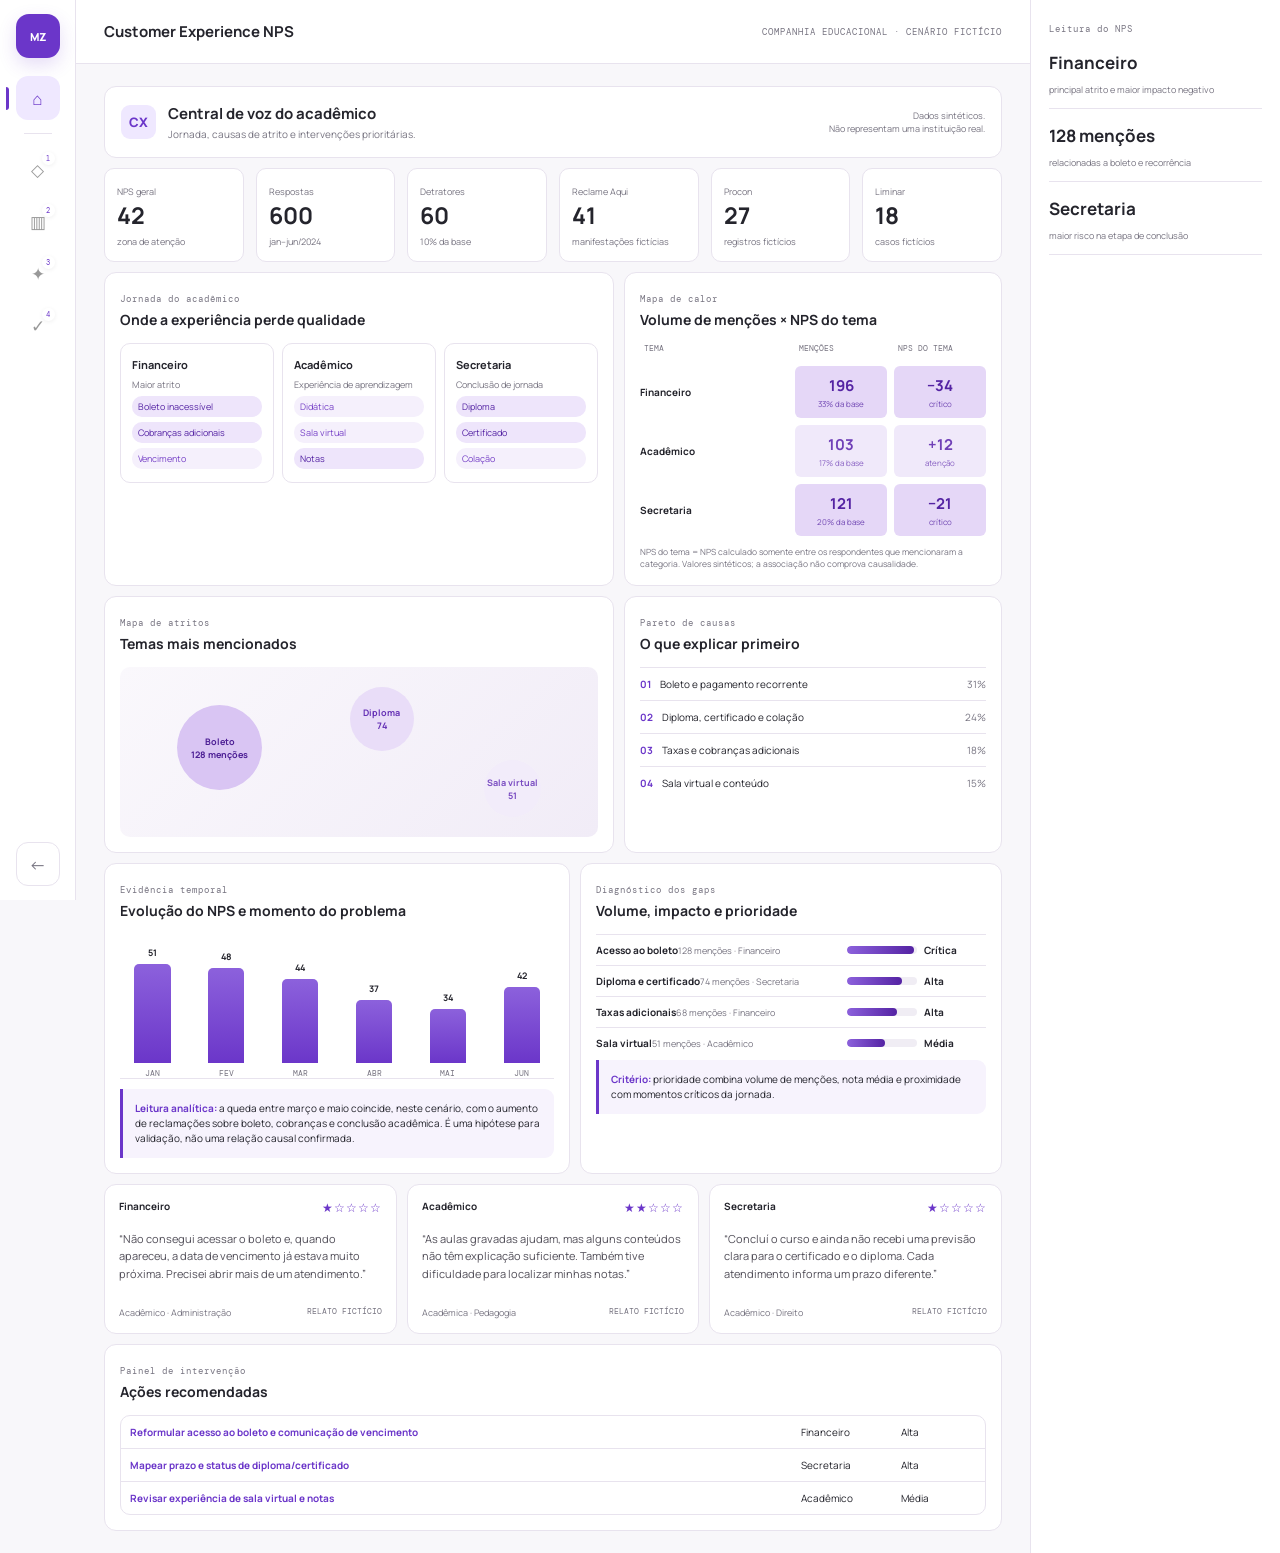
<file: customer-experience-refinado.html>
<!doctype html>
<html lang="pt-BR">
<head>
<meta charset="UTF-8">
<meta name="viewport" content="width=device-width,initial-scale=1">
<title>Customer Experience NPS | Companhia Educacional</title>
<link rel="preconnect" href="https://fonts.googleapis.com">
<link href="https://fonts.googleapis.com/css2?family=DM+Mono&family=Manrope:wght@400;600;700;800&display=swap" rel="stylesheet">
<style>:root{--p:#6b36c9;--i:#24242c;--m:#777481;--l:#e8e3ee;--bg:#f8f7fa;--r:#d45761;--a:#dc9c2d;--g:#32946f}*{box-sizing:border-box}body{margin:0;background:var(--bg);color:var(--i);font:13px Manrope,Arial}.shell{display:grid;grid-template-columns:65px 1fr 250px;min-height:100vh}.nav,.side,.head{background:#fff}.nav{border-right:1px solid var(--l);padding:15px;display:flex;align-items:center;flex-direction:column;gap:16px}.nav a{width:34px;height:34px;display:grid;place-items:center;border-radius:9px;color:#999;text-decoration:none}.nav a:first-child{background:var(--p);color:#fff;font-size:11px;font-weight:800}.nav a:last-child{margin-top:auto}.head{height:64px;border-bottom:1px solid var(--l);display:flex;justify-content:space-between;align-items:center;padding:0 28px}.head h1{font-size:15px;margin:0}.head small,.ey{font:9px 'DM Mono';letter-spacing:1px;color:var(--m)}.main{max-width:1300px;margin:auto;padding:22px 28px}.intro,.card{background:#fff;border:1px solid var(--l);border-radius:12px}.intro{padding:16px;display:flex;align-items:center;gap:12px}.intro strong{font-size:15px}.intro p{margin:3px 0 0;color:var(--m);font-size:10px}.tag{background:#efe8ff;color:var(--p);padding:8px;border-radius:9px;font-weight:800}.intro small{margin-left:auto;text-align:right;color:var(--m);font-size:9px}.score{display:flex;gap:12px;margin:10px 0}.score div{background:#fff;border:1px solid var(--l);border-radius:10px;padding:12px;flex:1}.score b{font-size:23px;display:block}.score span{font-size:9px;color:var(--m)}.grid{display:grid;grid-template-columns:1.35fr 1fr;gap:10px}.card{padding:15px}.card h2{font-size:14px;margin:4px 0 14px}.journey{display:flex;gap:8px}.stage{flex:1;border:1px solid var(--l);border-radius:10px;padding:11px;min-height:140px}.stage b{font-size:11px}.stage span{display:block;font-size:9px;color:var(--m);margin:5px 0}.stage i{display:block;font-style:normal;font-size:9px;border-radius:10px;padding:4px 6px;margin-top:5px}.bad{background:#fff0f1;color:#ae4550}.warn{background:#fff7e4;color:#a17116}.heat{display:grid;grid-template-columns:1fr 55px 55px;gap:5px;font-size:10px;align-items:center}.heat div{padding:9px;border-radius:6px;background:#f2eef6}.heat .hot{background:#f8dfe2;color:#a33d48}.heat .mid{background:#fff0c9;color:#986e14}.heat .cool{background:#e2f4ec;color:#287353}.bubble-area{height:170px;position:relative;background:linear-gradient(135deg,#faf8fc,#f1ecf7);border-radius:10px}.bubble{position:absolute;border-radius:50%;display:grid;place-items:center;text-align:center;font-size:9px;font-weight:700}.b1{width:85px;height:85px;left:12%;top:38px;background:#f5cfd3;color:#a03b46}.b2{width:64px;height:64px;left:48%;top:20px;background:#f9e7b5;color:#8d6610}.b3{width:57px;height:57px;right:12%;bottom:20px;background:#d8f0e5;color:#287354}.pareto{list-style:none;padding:0;margin:0}.pareto li{border-top:1px solid var(--l);padding:9px 0;font-size:10px;display:flex;gap:9px}.pareto b{color:var(--p)}.pareto span{margin-left:auto;color:var(--m)}.actions{margin-top:10px;border:1px solid var(--l);border-radius:10px;overflow:hidden}.actions div{display:grid;grid-template-columns:1fr 100px 75px;border-bottom:1px solid var(--l);padding:9px;font-size:10px}.actions div:last-child{border:0}.actions b{color:var(--p)}.side{border-left:1px solid var(--l);padding:18px}.side b{display:block;font-size:17px;margin-top:15px}.side p{font-size:9px;color:var(--m);border-bottom:1px solid var(--l);padding-bottom:12px}@media(max-width:1000px){.shell{grid-template-columns:65px 1fr}.side{display:none}}@media(max-width:650px){.shell{display:block}.nav{height:55px;flex-direction:row}.nav a:last-child{margin-left:auto}.main{padding:15px}.grid{grid-template-columns:1fr}.journey{overflow:auto}.stage{min-width:140px}}</style>
<style>.score{flex-wrap:nowrap}.score div{min-width:0}@media(max-width:650px){.score{flex-wrap:wrap}.score div{min-width:calc(50% - 6px)}}</style>
<style>.diag-grid{display:grid;grid-template-columns:1.05fr .95fr;gap:10px;margin-top:10px}.trend{height:145px;display:flex;align-items:end;gap:9px;border-bottom:1px solid var(--l);padding-top:12px}.trend div{height:100%;flex:1;display:flex;flex-direction:column;justify-content:end;align-items:center;gap:5px;font-size:9px}.trend i{width:56%;display:block;background:linear-gradient(#8c61dc,var(--p));border-radius:5px 5px 0 0}.trend small{font:8px 'DM Mono';color:var(--m)}.gap-list{display:grid;gap:8px}.gap-row{display:grid;grid-template-columns:1fr 70px 62px;gap:7px;align-items:center;border-top:1px solid var(--l);padding-top:8px;font-size:10px}.gap-row b{font-size:10px}.gap-row span{font-size:9px;color:var(--m)}.impact{height:8px;background:#f0edf4;border-radius:7px;overflow:hidden}.impact i{display:block;height:100%;background:var(--r);border-radius:7px}.quotes{display:grid;grid-template-columns:repeat(3,1fr);gap:10px;margin-top:10px}.quote{background:#fff;border:1px solid var(--l);border-radius:12px;padding:14px;display:flex;flex-direction:column;min-height:150px}.quote-head{display:flex;justify-content:space-between;gap:8px}.quote-head b{font-size:10px}.stars{color:#e2a52e;letter-spacing:1px;font-size:12px}.quote blockquote{margin:14px 0;color:#514e58;font-size:11px;line-height:1.55}.quote footer{margin-top:auto;font-size:9px;color:var(--m);display:flex;justify-content:space-between}.fiction{font:8px 'DM Mono';color:var(--m);text-transform:uppercase}.hypothesis{margin-top:10px;padding:12px;border-left:3px solid var(--p);background:#f7f3fd;border-radius:0 9px 9px 0;font-size:10px;line-height:1.5}.hypothesis b{color:var(--p)}@media(max-width:750px){.diag-grid,.quotes{grid-template-columns:1fr}}</style>
<style>.heat{grid-template-columns:minmax(90px,1fr) 92px 92px;gap:7px}.heat .heat-head{background:transparent;padding:0 4px 5px;font:8px 'DM Mono';color:var(--m);text-transform:uppercase;line-height:1.35}.heat .heat-label{background:transparent;padding:9px 0}.heat .heat-cell{padding:9px;text-align:center}.heat .heat-cell strong{display:block;font-size:15px}.heat .heat-cell small{display:block;font-size:8px;margin-top:2px;opacity:.8}.heat-note{margin:10px 0 0;color:var(--m);font-size:8.5px;line-height:1.45}</style>
<style>.nav{width:76px;padding:14px 10px;gap:8px;position:sticky;top:0;height:100vh;z-index:5}.shell{grid-template-columns:76px 1fr 250px}.nav a{position:relative;width:44px;height:44px;border-radius:12px;font-size:17px;transition:background .18s,color .18s,transform .18s}.nav a:first-child{width:44px;height:44px;margin-bottom:10px;border-radius:13px;box-shadow:0 7px 18px #6b36c92b}.nav a:not(:first-child):not(:last-child):hover{background:#f2ecfc;color:var(--p);transform:translateY(-1px)}.nav a.is-active{background:#efe8ff;color:var(--p)}.nav a.is-active:before{content:'';position:absolute;left:-10px;width:3px;height:23px;background:var(--p);border-radius:0 3px 3px 0}.nav a[data-label]:after{content:attr(data-label);position:absolute;left:52px;white-space:nowrap;background:#29262f;color:#fff;font-size:9px;padding:6px 8px;border-radius:6px;opacity:0;pointer-events:none;transform:translateX(-4px);transition:.15s;z-index:10}.nav a[data-label]:hover:after,.nav a[data-label]:focus-visible:after{opacity:1;transform:none}.nav .nav-divider{width:28px;height:1px;background:var(--l);margin:5px 0}.nav .nav-back{margin-top:auto;border:1px solid var(--l);color:var(--m)}.nav-icon{line-height:1}.nav-step{position:absolute;right:5px;top:5px;width:13px;height:13px;border-radius:50%;background:#fff;color:var(--p);font:7px 'DM Mono';display:grid;place-items:center;box-shadow:0 1px 4px #0001}@media(max-width:650px){.shell{display:block}.nav{width:100%;height:60px;position:sticky;flex-direction:row;padding:8px 12px}.nav a:first-child{margin:0 8px 0 0}.nav .nav-divider{width:1px;height:26px;margin:0 4px}.nav .nav-back{margin:0 0 0 auto}.nav a[data-label]:after{display:none}}</style>
<style>:root{--r:#5423a3;--a:#8251d2;--g:#b89ae8}.bad{background:#eee5fb;color:#5423a3}.warn{background:#f5f0fc;color:#7742c7}.heat .hot{background:#e5d7f7;color:#5423a3}.heat .mid{background:#f0e9fa;color:#7040b7}.heat .cool{background:#f7f3fc;color:#8251d2}.b1{background:#d9c5f3;color:#4c1e94}.b2{background:#e9ddf8;color:#6531b5}.b3{background:#f2ecfa;color:#794bc1}.impact i{background:linear-gradient(90deg,#8c61dc,#5423a3)}.stars{color:#6b36c9}.nx-priority.high,.nx-priority.mid{background:#efe8ff;color:#5a27a7}</style>
<style>html.nps-embed,html.nps-embed body{overflow:hidden}</style>
</head>
<body>
<div class="shell">
<aside class="nav">
<a href="index.html" aria-label="Portfólio Milton Zanca">MZ</a>
<a class="is-active" href="#visao-geral" data-label="Visão geral" aria-label="Visão geral"><span class="nav-icon">⌂</span></a>
<div class="nav-divider" aria-hidden="true"></div>
<a href="#jornada" data-label="Jornada e problemas" aria-label="Jornada e problemas"><span class="nav-icon">◇</span><span class="nav-step">1</span></a>
<a href="#diagnostico" data-label="Diagnóstico dos gaps" aria-label="Diagnóstico dos gaps"><span class="nav-icon">▥</span><span class="nav-step">2</span></a>
<a href="#voz-academico" data-label="Voz do acadêmico" aria-label="Voz do acadêmico"><span class="nav-icon">✦</span><span class="nav-step">3</span></a>
<a href="#intervencoes" data-label="Plano de intervenção" aria-label="Plano de intervenção"><span class="nav-icon">✓</span><span class="nav-step">4</span></a>
<a class="nav-back" href="index.html" data-label="Voltar ao portfólio" aria-label="Voltar ao portfólio">←</a>
</aside>
<main>
<header class="head">
<h1>Customer Experience NPS</h1>
<small>COMPANHIA EDUCACIONAL · CENÁRIO FICTÍCIO</small>
</header>
<div class="main">
<section class="intro" id="visao-geral">
<div class="tag">CX</div>
<div>
<strong>Central de voz do acadêmico</strong>
<p>Jornada, causas de atrito e intervenções prioritárias.</p>
</div>
<small>Dados sintéticos.<br>Não representam uma instituição real.</small>
</section>
<section class="score">
<div>
<span>NPS geral</span>
<b>42</b>
<span>zona de atenção</span>
</div>
<div>
<span>Respostas</span>
<b>600</b>
<span>jan–jun/2024</span>
</div>
<div>
<span>Detratores</span>
<b>60</b>
<span>10% da base</span>
</div>
<div>
<span>Reclame Aqui</span>
<b>41</b>
<span>manifestações fictícias</span>
</div>
<div>
<span>Procon</span>
<b>27</b>
<span>registros fictícios</span>
</div>
<div>
<span>Liminar</span>
<b>18</b>
<span>casos fictícios</span>
</div>
</section>
<section class="grid" id="jornada">
<article class="card">
<span class="ey">Jornada do acadêmico</span>
<h2>Onde a experiência perde qualidade</h2>
<div class="journey">
<div class="stage">
<b>Financeiro</b>
<span>Maior atrito</span>
<i class="bad">Boleto inacessível</i>
<i class="bad">Cobranças adicionais</i>
<i class="warn">Vencimento</i>
</div>
<div class="stage">
<b>Acadêmico</b>
<span>Experiência de aprendizagem</span>
<i class="warn">Didática</i>
<i class="warn">Sala virtual</i>
<i class="bad">Notas</i>
</div>
<div class="stage">
<b>Secretaria</b>
<span>Conclusão de jornada</span>
<i class="bad">Diploma</i>
<i class="bad">Certificado</i>
<i class="warn">Colação</i>
</div>
</div>
</article>
<article class="card">
<span class="ey">Mapa de calor</span>
<h2>Volume de menções × NPS do tema</h2>
<div class="heat">
<div class="heat-head">Tema</div><div class="heat-head">Menções</div><div class="heat-head">NPS do tema</div>
<b class="heat-label">Financeiro</b><div class="hot heat-cell"><strong>196</strong><small>33% da base</small></div><div class="hot heat-cell"><strong>−34</strong><small>crítico</small></div>
<b class="heat-label">Acadêmico</b><div class="mid heat-cell"><strong>103</strong><small>17% da base</small></div><div class="mid heat-cell"><strong>+12</strong><small>atenção</small></div>
<b class="heat-label">Secretaria</b><div class="hot heat-cell"><strong>121</strong><small>20% da base</small></div><div class="hot heat-cell"><strong>−21</strong><small>crítico</small></div>
</div>
<p class="heat-note">NPS do tema = NPS calculado somente entre os respondentes que mencionaram a categoria. Valores sintéticos; a associação não comprova causalidade.</p>
</article>
</section>
<section class="grid" style="margin-top:10px">
<article class="card">
<span class="ey">Mapa de atritos</span>
<h2>Temas mais mencionados</h2>
<div class="bubble-area">
<div class="bubble b1">Boleto<br>128 menções</div>
<div class="bubble b2">Diploma<br>74</div>
<div class="bubble b3">Sala virtual<br>51</div>
</div>
</article>
<article class="card">
<span class="ey">Pareto de causas</span>
<h2>O que explicar primeiro</h2>
<ol class="pareto">
<li>
<b>01</b>Boleto e pagamento recorrente <span>31%</span>
</li>
<li>
<b>02</b>Diploma, certificado e colação <span>24%</span>
</li>
<li>
<b>03</b>Taxas e cobranças adicionais <span>18%</span>
</li>
<li>
<b>04</b>Sala virtual e conteúdo <span>15%</span>
</li>
</ol>
</article>
</section>
<section class="diag-grid" id="diagnostico">
<article class="card"><span class="ey">Evidência temporal</span><h2>Evolução do NPS e momento do problema</h2><div class="trend"><div><b>51</b><i style="height:78%"></i><small>JAN</small></div><div><b>48</b><i style="height:72%"></i><small>FEV</small></div><div><b>44</b><i style="height:64%"></i><small>MAR</small></div><div><b>37</b><i style="height:48%"></i><small>ABR</small></div><div><b>34</b><i style="height:41%"></i><small>MAI</small></div><div><b>42</b><i style="height:58%"></i><small>JUN</small></div></div><div class="hypothesis"><b>Leitura analítica:</b> a queda entre março e maio coincide, neste cenário, com o aumento de reclamações sobre boleto, cobranças e conclusão acadêmica. É uma hipótese para validação, não uma relação causal confirmada.</div></article>
<article class="card"><span class="ey">Diagnóstico dos gaps</span><h2>Volume, impacto e prioridade</h2><div class="gap-list"><div class="gap-row"><div><b>Acesso ao boleto</b><span>128 menções · Financeiro</span></div><div class="impact"><i style="width:96%"></i></div><b>Crítica</b></div><div class="gap-row"><div><b>Diploma e certificado</b><span>74 menções · Secretaria</span></div><div class="impact"><i style="width:78%"></i></div><b>Alta</b></div><div class="gap-row"><div><b>Taxas adicionais</b><span>68 menções · Financeiro</span></div><div class="impact"><i style="width:71%"></i></div><b>Alta</b></div><div class="gap-row"><div><b>Sala virtual</b><span>51 menções · Acadêmico</span></div><div class="impact"><i style="width:54%"></i></div><b>Média</b></div></div><div class="hypothesis"><b>Critério:</b> prioridade combina volume de menções, nota média e proximidade com momentos críticos da jornada.</div></article>
</section>
<section class="quotes" id="voz-academico" aria-label="Relatos fictícios de acadêmicos">
<article class="quote"><div class="quote-head"><b>Financeiro</b><span class="stars" aria-label="1 de 5 estrelas">★☆☆☆☆</span></div><blockquote>“Não consegui acessar o boleto e, quando apareceu, a data de vencimento já estava muito próxima. Precisei abrir mais de um atendimento.”</blockquote><footer><span>Acadêmico · Administração</span><span class="fiction">Relato fictício</span></footer></article>
<article class="quote"><div class="quote-head"><b>Acadêmico</b><span class="stars" aria-label="2 de 5 estrelas">★★☆☆☆</span></div><blockquote>“As aulas gravadas ajudam, mas alguns conteúdos não têm explicação suficiente. Também tive dificuldade para localizar minhas notas.”</blockquote><footer><span>Acadêmica · Pedagogia</span><span class="fiction">Relato fictício</span></footer></article>
<article class="quote"><div class="quote-head"><b>Secretaria</b><span class="stars" aria-label="1 de 5 estrelas">★☆☆☆☆</span></div><blockquote>“Concluí o curso e ainda não recebi uma previsão clara para o certificado e o diploma. Cada atendimento informa um prazo diferente.”</blockquote><footer><span>Acadêmico · Direito</span><span class="fiction">Relato fictício</span></footer></article>
</section>
<article class="card" id="intervencoes" style="margin-top:10px">
<span class="ey">Painel de intervenção</span>
<h2>Ações recomendadas</h2>
<div class="actions">
<div>
<b>Reformular acesso ao boleto e comunicação de vencimento</b>
<span>Financeiro</span>
<span>Alta</span>
</div>
<div>
<b>Mapear prazo e status de diploma/certificado</b>
<span>Secretaria</span>
<span>Alta</span>
</div>
<div>
<b>Revisar experiência de sala virtual e notas</b>
<span>Acadêmico</span>
<span>Média</span>
</div>
</div>
</article>
</div>
</main>
<aside class="side">
<span class="ey">Leitura do NPS</span>
<b>Financeiro</b>
<p>principal atrito e maior impacto negativo</p>
<b>128 menções</b>
<p>relacionadas a boleto e recorrência</p>
<b>Secretaria</b>
<p>maior risco na etapa de conclusão</p>
</aside>
</div>
<script>if(window.self!==window.top){document.documentElement.classList.add('nps-embed')}</script>
</body>
</html>
</file>
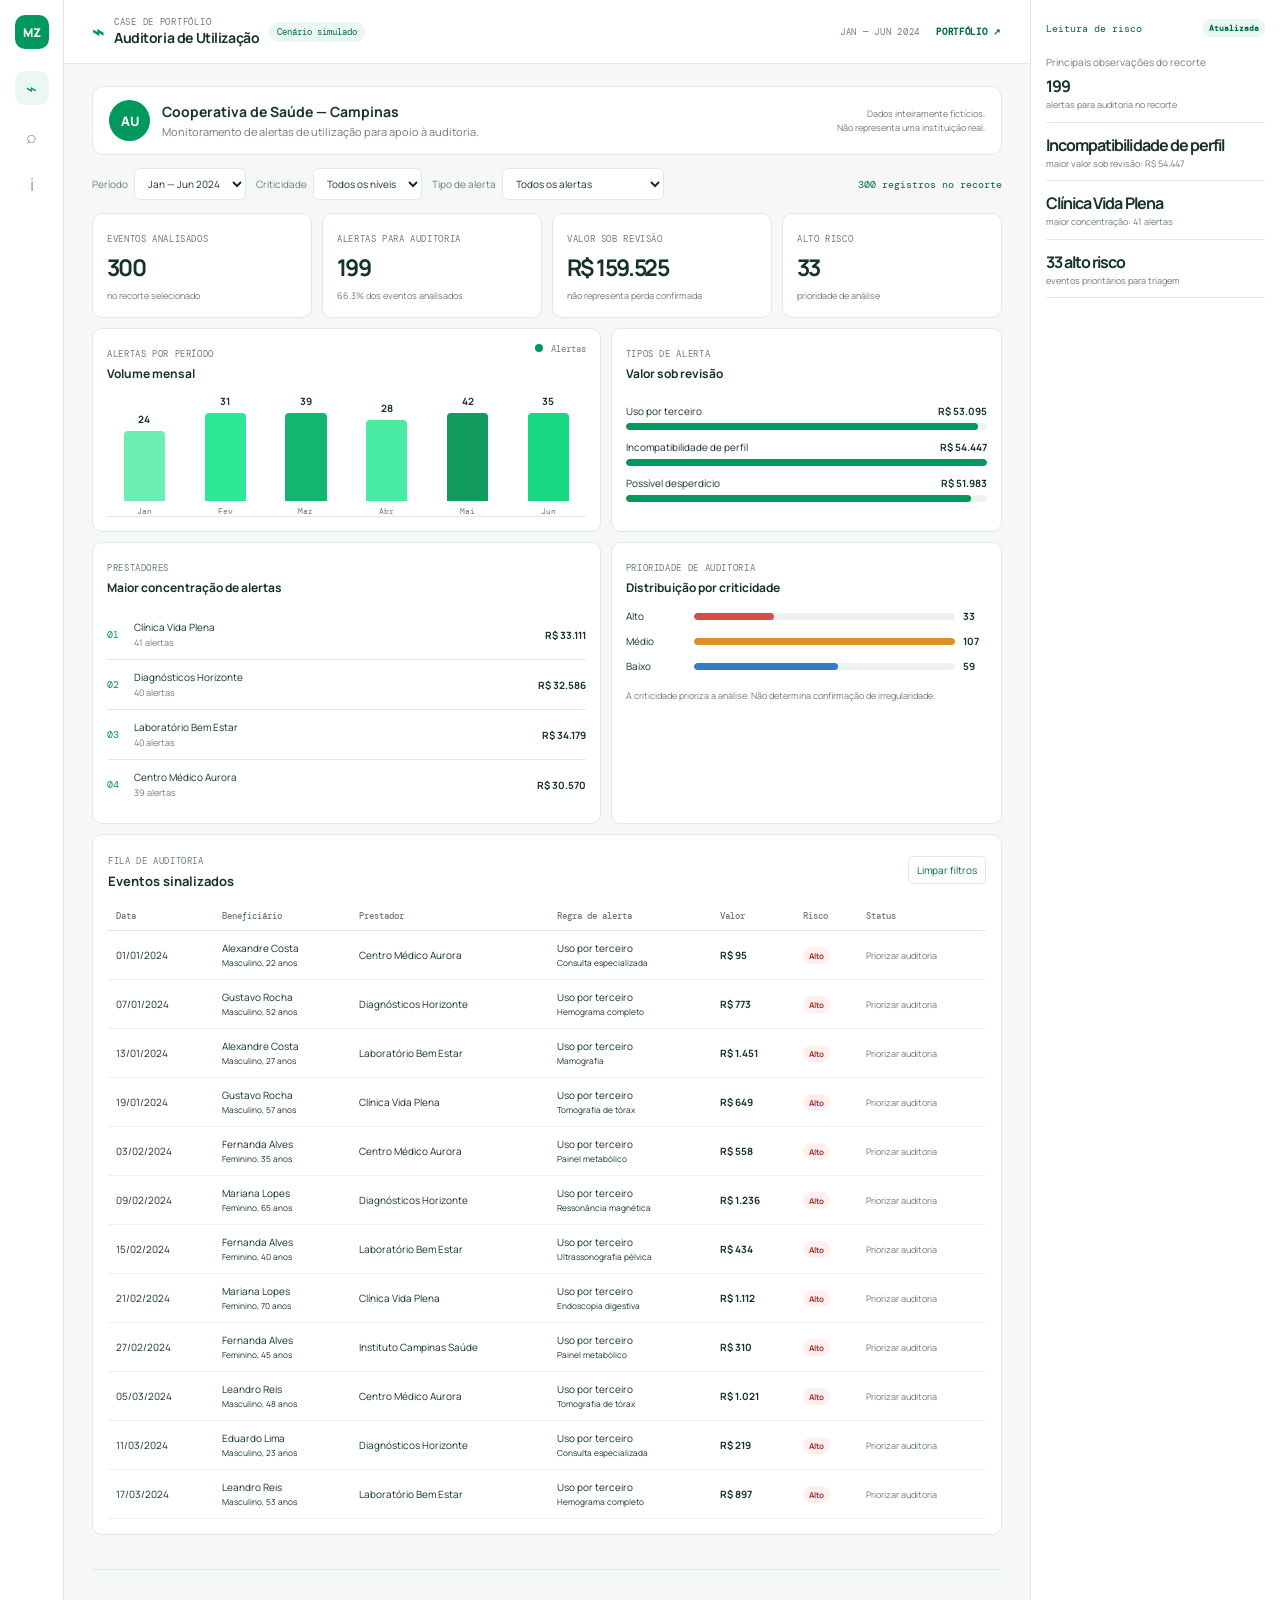
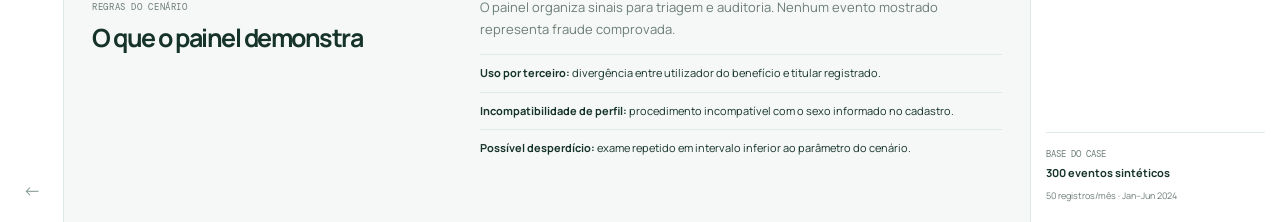
<file: fraude-desperdicio.html>
<!doctype html>
<html lang="pt-BR">
<head>
  <meta charset="UTF-8" />
  <meta name="viewport" content="width=device-width, initial-scale=1.0" />
  <meta name="description" content="Case fictício de auditoria em saúde: fraude e desperdício." />
  <title>Fraude & Desperdício | Case de Auditoria</title>
  <link rel="preconnect" href="https://fonts.googleapis.com" />
  <link rel="preconnect" href="https://fonts.gstatic.com" crossorigin />
  <link href="https://fonts.googleapis.com/css2?family=DM+Mono:wght@400;500&family=Manrope:wght@400;500;600;700;800&display=swap" rel="stylesheet" />
  <link rel="stylesheet" href="fraude-desperdicio.css" />
  <style>.dv-ranking li span{display:block;margin-top:2px}</style>
  <style>html.dv-embed,html.dv-embed body{overflow:hidden}</style>
</head>
<body>
  <div class="dv-shell">
    <aside class="dv-nav" aria-label="Navegação do case">
      <a class="dv-nav-logo" href="index.html" aria-label="Voltar ao portfólio">MZ</a>
      <a class="dv-nav-item is-active" href="#visao" aria-label="Visão geral">⌁</a>
      <a class="dv-nav-item" href="#alertas" aria-label="Alertas">⌕</a>
      <a class="dv-nav-item" href="#metodologia" aria-label="Metodologia">i</a>
      <a class="dv-nav-item" href="index.html" aria-label="Portfólio">←</a>
    </aside>
    <main class="dv-main">
      <header class="dv-header">
        <div class="dv-title"><span class="dv-icon">⌁</span><div><p>Case de portfólio</p><h1>Auditoria de Utilização</h1></div><span class="dv-badge">Cenário simulado</span></div>
        <div class="dv-header-actions"><span class="dv-period">JAN — JUN 2024</span><a href="index.html">Portfólio ↗</a></div>
      </header>
      <section class="dv-content" id="visao">
        <div class="dv-case-head">
          <div class="dv-case-mark">AU</div>
          <div><h2>Cooperativa de Saúde — Campinas</h2><p>Monitoramento de alertas de utilização para apoio à auditoria.</p></div>
          <div class="dv-disclaimer">Dados inteiramente fictícios.<br />Não representa uma instituição real.</div>
        </div>
        <div class="dv-filter-row" aria-label="Filtros do painel">
          <label>Período <select id="monthFilter"><option value="all">Jan — Jun 2024</option></select></label>
          <label>Criticidade <select id="riskFilter"><option value="all">Todos os níveis</option><option value="Alto">Alto</option><option value="Médio">Médio</option><option value="Baixo">Baixo</option></select></label>
          <label>Tipo de alerta <select id="typeFilter"><option value="all">Todos os alertas</option></select></label>
          <span id="recordCount" class="dv-count"></span>
        </div>
        <section class="dv-kpis" id="visao" aria-label="Indicadores principais">
          <article><span>Eventos analisados</span><strong id="kpiEvents">—</strong><small>no recorte selecionado</small></article>
          <article><span>Alertas para auditoria</span><strong id="kpiAlerts">—</strong><small id="kpiRate">—</small></article>
          <article><span>Valor sob revisão</span><strong id="kpiValue">—</strong><small>não representa perda confirmada</small></article>
          <article><span>Alto risco</span><strong id="kpiHigh">—</strong><small>prioridade de análise</small></article>
        </section>
        <section class="dv-grid">
          <article class="dv-card dv-line-card"><div class="dv-card-head"><div><span>Alertas por período</span><h3>Volume mensal</h3></div><span class="dv-legend"><i></i> Alertas</span></div><div id="trendChart" class="dv-trend" aria-label="Gráfico de alertas por mês"></div></article>
          <article class="dv-card"><div class="dv-card-head"><div><span>Tipos de alerta</span><h3>Valor sob revisão</h3></div></div><div id="typeChart" class="dv-bars" aria-label="Gráfico de valores por tipo de alerta"></div></article>
          <article class="dv-card dv-ranking"><div class="dv-card-head"><div><span>Prestadores</span><h3>Maior concentração de alertas</h3></div></div><ol id="providerRanking"></ol></article>
          <article class="dv-card dv-risk-card"><div class="dv-card-head"><div><span>Prioridade de auditoria</span><h3>Distribuição por criticidade</h3></div></div><div id="riskBreakdown" class="dv-risk-list"></div><p class="dv-note">A criticidade prioriza a análise. Não determina confirmação de irregularidade.</p></article>
        </section>
        <section class="dv-table-section" id="alertas"><div class="dv-section-head"><div><span>Fila de auditoria</span><h2>Eventos sinalizados</h2></div><button id="clearFilters">Limpar filtros</button></div><div class="dv-table-wrap"><table><thead><tr><th>Data</th><th>Beneficiário</th><th>Prestador</th><th>Regra de alerta</th><th>Valor</th><th>Risco</th><th>Status</th></tr></thead><tbody id="alertTable"></tbody></table></div></section>
        <section class="dv-method" id="metodologia"><div><span>Regras do cenário</span><h2>O que o painel demonstra</h2></div><div><p>O painel organiza sinais para triagem e auditoria. Nenhum evento mostrado representa fraude comprovada.</p><ul><li><b>Uso por terceiro:</b> divergência entre utilizador do benefício e titular registrado.</li><li><b>Incompatibilidade de perfil:</b> procedimento incompatível com o sexo informado no cadastro.</li><li><b>Possível desperdício:</b> exame repetido em intervalo inferior ao parâmetro do cenário.</li></ul></div></section>
      </section>
    </main>
    <aside class="dv-sidebar"><div class="dv-side-head"><span>Leitura de risco</span><b>Atualizada</b></div><p class="dv-side-intro">Principais observações do recorte</p><div id="sideInsights" class="dv-insights"></div><div class="dv-side-bottom"><span>Base do case</span><b>300 eventos sintéticos</b><small>50 registros/mês · Jan–Jun 2024</small></div></aside>
  </div>
  <script src="fraude-desperdicio.js"></script>
</body>
</html>
</file>
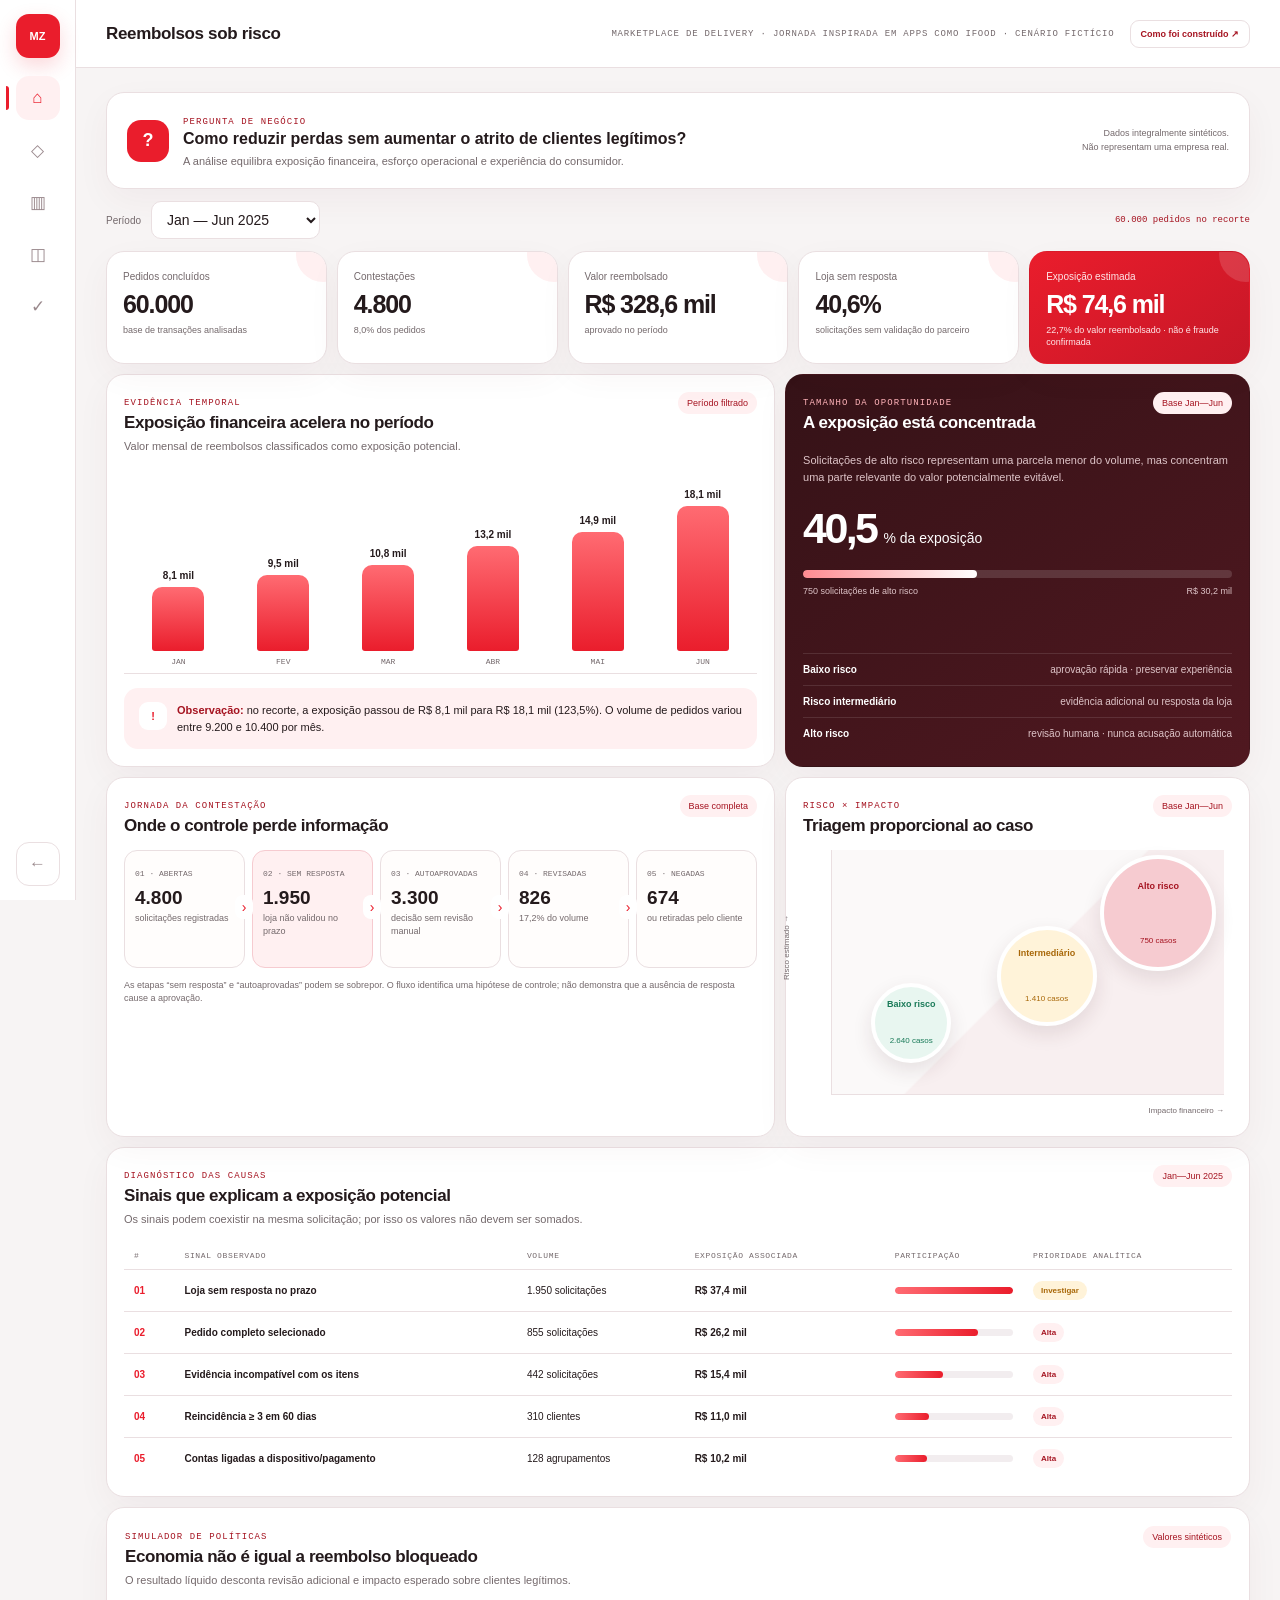
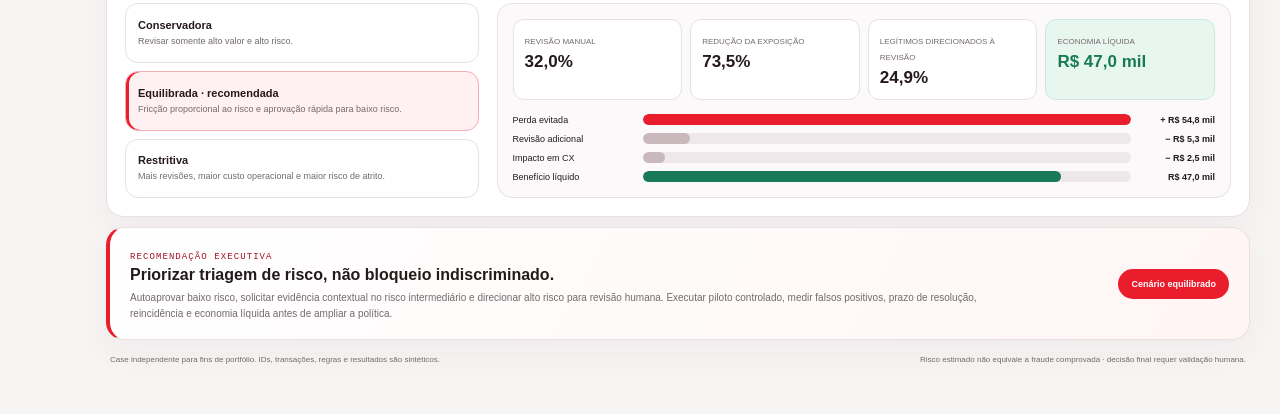
<file: reembolsos-marketplace.html>
<!doctype html>
<html lang="pt-BR">
<head>
  <meta charset="UTF-8">
  <meta name="viewport" content="width=device-width,initial-scale=1">
  <meta name="description" content="Case fictício de analytics sobre risco e eficiência na jornada de reembolsos de um marketplace de delivery.">
  <title>Reembolsos sob risco | Case de portfólio</title>
  <style>
    :root{
      --dv-red:#ea1d2c;--dv-red-dark:#a51320;--dv-coral:#ff6b72;--dv-rose:#fff0f1;
      --dv-wine:#501820;--dv-ink:#241a1c;--dv-muted:#74696c;--dv-line:#eadfe1;
      --dv-paper:#fffdfc;--dv-bg:#f7f4f4;--dv-green:#197a58;--dv-green-soft:#e8f6f0;
      --dv-amber:#a86708;--dv-amber-soft:#fff3d9;--dv-shadow:0 12px 35px #52202a0b;
      --dv-radius:18px;--dv-font:"Segoe UI",Arial,sans-serif;--dv-mono:Consolas,"Courier New",monospace;
    }
    *{box-sizing:border-box}html{scroll-behavior:smooth}body{margin:0;background:var(--dv-bg);color:var(--dv-ink);font-family:var(--dv-font);font-size:14px}
    button,select{font:inherit}.dv-shell{display:grid;grid-template-columns:76px minmax(0,1fr);min-height:100vh}
    .dv-nav{position:sticky;top:0;height:100vh;background:#fff;border-right:1px solid var(--dv-line);padding:14px 10px;display:flex;flex-direction:column;align-items:center;gap:8px;z-index:8}
    .dv-nav a{width:44px;height:44px;border-radius:13px;display:grid;place-items:center;text-decoration:none;color:#9a898d;position:relative;font-size:17px;transition:.18s}
    .dv-nav a:first-child{background:var(--dv-red);color:#fff;font-weight:800;font-size:11px;margin-bottom:10px;box-shadow:0 8px 20px #ea1d2c2c}
    .dv-nav a:not(:first-child):hover,.dv-nav a:focus-visible{background:var(--dv-rose);color:var(--dv-red);outline:none}
    .dv-nav a.dv-active{background:var(--dv-rose);color:var(--dv-red)}.dv-nav a.dv-active:before{content:"";position:absolute;left:-10px;width:3px;height:24px;background:var(--dv-red);border-radius:0 3px 3px 0}
    .dv-nav a[data-label]:after{content:attr(data-label);position:absolute;left:53px;background:#261b1d;color:#fff;padding:7px 9px;border-radius:7px;font-size:10px;white-space:nowrap;opacity:0;pointer-events:none;transform:translateX(-4px);transition:.15s}
    .dv-nav a[data-label]:hover:after,.dv-nav a[data-label]:focus-visible:after{opacity:1;transform:none}.dv-nav-back{margin-top:auto;border:1px solid var(--dv-line)}
    .dv-page{min-width:0}.dv-header{height:68px;background:#fff;border-bottom:1px solid var(--dv-line);padding:0 30px;display:flex;align-items:center;justify-content:space-between;gap:20px}
    .dv-header h1{font-size:17px;margin:0;letter-spacing:-.02em}.dv-header-actions{display:flex;align-items:center;gap:15px}.dv-header p{margin:0;font:9px var(--dv-mono);letter-spacing:.09em;text-transform:uppercase;color:var(--dv-muted);text-align:right}.dv-study-link{font-size:9px;font-weight:700;text-decoration:none;color:var(--dv-red-dark);padding:8px 10px;border:1px solid var(--dv-line);border-radius:9px;white-space:nowrap}
    .dv-main{max-width:1420px;margin:auto;padding:24px 30px 48px}.dv-card{background:#fff;border:1px solid var(--dv-line);border-radius:var(--dv-radius);box-shadow:var(--dv-shadow)}
    .dv-kicker{font:9px var(--dv-mono);letter-spacing:.12em;text-transform:uppercase;color:var(--dv-red-dark)}.dv-title{font-size:17px;letter-spacing:-.025em;margin:5px 0 0}.dv-sub{color:var(--dv-muted);font-size:11px;line-height:1.55;margin:5px 0 0}
    .dv-question{padding:18px 20px;display:grid;grid-template-columns:auto 1fr auto;gap:14px;align-items:center}
    .dv-question-icon{width:42px;height:42px;border-radius:14px;background:var(--dv-red);color:#fff;display:grid;place-items:center;font-weight:800;font-size:18px}
    .dv-question strong{display:block;font-size:16px;margin-top:3px}.dv-question .dv-disclaimer{text-align:right;font-size:9px;color:var(--dv-muted);line-height:1.5}
    .dv-filterbar{margin:12px 0;display:flex;align-items:center;gap:10px;flex-wrap:wrap}.dv-filterbar label{font-size:10px;color:var(--dv-muted)}
    .dv-filterbar select{border:1px solid var(--dv-line);border-radius:10px;background:#fff;padding:9px 34px 9px 11px;color:var(--dv-ink)}.dv-scope{margin-left:auto;font:9px var(--dv-mono);color:var(--dv-red-dark)}
    .dv-kpis{display:grid;grid-template-columns:repeat(5,minmax(0,1fr));gap:10px}.dv-kpi{padding:15px 16px;min-height:112px;position:relative;overflow:hidden}.dv-kpi:after{content:"";position:absolute;width:54px;height:54px;border-radius:50%;right:-24px;top:-24px;background:var(--dv-rose)}
    .dv-kpi span{font-size:10px;color:var(--dv-muted)}.dv-kpi strong{display:block;font-size:25px;letter-spacing:-.045em;margin:7px 0 5px}.dv-kpi small{font-size:9px;color:var(--dv-muted);line-height:1.35;display:block}.dv-kpi.dv-risk{background:linear-gradient(145deg,var(--dv-red),#c61727);color:#fff;border-color:transparent}.dv-kpi.dv-risk span,.dv-kpi.dv-risk small{color:#ffe8ea}.dv-kpi.dv-risk:after{background:#fff2}
    .dv-grid{display:grid;grid-template-columns:1.18fr .82fr;gap:10px;margin-top:10px}.dv-panel{padding:17px;min-width:0}.dv-panel-head{display:flex;align-items:flex-start;justify-content:space-between;gap:16px;margin-bottom:14px}.dv-chip{font-size:9px;padding:6px 9px;border-radius:999px;background:var(--dv-rose);color:var(--dv-red-dark);white-space:nowrap}
    .dv-trend{height:205px;display:flex;gap:12px;align-items:end;border-bottom:1px solid var(--dv-line);padding:12px 8px 0}.dv-month{flex:1;height:100%;display:flex;flex-direction:column;justify-content:end;align-items:center;gap:6px;min-width:38px}.dv-month b{font-size:10px}.dv-month i{width:min(52px,72%);min-height:5px;background:linear-gradient(180deg,var(--dv-coral),var(--dv-red));border-radius:10px 10px 3px 3px;transition:height .25s}.dv-month small{font:8px var(--dv-mono);color:var(--dv-muted);margin-bottom:7px}
    .dv-insight{border-radius:14px;background:var(--dv-rose);padding:14px 15px;display:grid;grid-template-columns:auto 1fr;gap:10px;margin-top:14px;font-size:11px;line-height:1.5}.dv-insight b{color:var(--dv-red-dark)}.dv-insight-icon{width:28px;height:28px;border-radius:9px;background:#fff;color:var(--dv-red);display:grid;place-items:center;font-weight:800}
    .dv-decision{background:linear-gradient(145deg,#351217,var(--dv-wine));border-color:transparent;color:#fff;display:flex;flex-direction:column}.dv-decision .dv-kicker{color:#ffb3b9}.dv-decision .dv-sub{color:#dec4c8}.dv-decision-value{font-size:43px;letter-spacing:-.06em;font-weight:750;margin:18px 0 2px}.dv-decision-value span{font-size:14px;letter-spacing:0;font-weight:500;margin-left:7px}.dv-meter{height:8px;background:#ffffff24;border-radius:10px;margin:15px 0 8px;overflow:hidden}.dv-meter i{display:block;height:100%;width:40.5%;background:linear-gradient(90deg,#ff8b91,#fff);border-radius:10px}.dv-meter-label{font-size:9px;color:#dec4c8;display:flex;justify-content:space-between}.dv-decision-list{list-style:none;padding:0;margin:auto 0 0}.dv-decision-list li{padding:10px 0;border-top:1px solid #ffffff1c;font-size:10px;display:flex;justify-content:space-between;gap:15px}.dv-decision-list strong{color:#fff}.dv-decision-list span{color:#dec4c8;text-align:right}
    .dv-flow{display:flex;align-items:stretch;gap:7px}.dv-flow-step{flex:1;padding:12px 10px;border:1px solid var(--dv-line);border-radius:13px;min-height:118px;position:relative;background:var(--dv-paper)}.dv-flow-step:not(:last-child):after{content:"›";position:absolute;right:-9px;top:44px;width:18px;height:24px;border-radius:8px;background:#fff;display:grid;place-items:center;color:var(--dv-red);z-index:2}.dv-flow-step small{font:8px var(--dv-mono);color:var(--dv-muted)}.dv-flow-step b{display:block;font-size:19px;margin:8px 0 3px}.dv-flow-step span{font-size:9px;color:var(--dv-muted);line-height:1.35;display:block}.dv-flow-step.dv-alert{background:var(--dv-rose);border-color:#f6cbd0}.dv-flow-note{font-size:9px;color:var(--dv-muted);margin:11px 0 0;line-height:1.45}
    .dv-matrix{height:245px;border-left:1px solid var(--dv-line);border-bottom:1px solid var(--dv-line);position:relative;margin:8px 8px 24px 28px;background:linear-gradient(135deg,#fbf9f9 49.5%,#f8eff0 50%)}.dv-matrix:before{content:"Impacto financeiro →";position:absolute;bottom:-21px;right:0;font-size:8px;color:var(--dv-muted)}.dv-matrix:after{content:"Risco estimado →";position:absolute;left:-78px;top:93px;transform:rotate(-90deg);font-size:8px;color:var(--dv-muted)}
    .dv-bubble{position:absolute;border-radius:50%;display:grid;place-items:center;text-align:center;border:4px solid #fff;box-shadow:0 8px 20px #3c17201c;font-size:9px;font-weight:700;line-height:1.25}.dv-bubble small{font-size:8px;font-weight:500}.dv-b-low{width:80px;height:80px;left:10%;bottom:13%;background:var(--dv-green-soft);color:var(--dv-green)}.dv-b-mid{width:100px;height:100px;left:42%;top:31%;background:var(--dv-amber-soft);color:var(--dv-amber)}.dv-b-high{width:116px;height:116px;right:2%;top:2%;background:#f6cbd0;color:var(--dv-red-dark)}
    .dv-table-wrap{overflow:auto}.dv-table{width:100%;border-collapse:collapse;min-width:720px}.dv-table th{font:8px var(--dv-mono);letter-spacing:.08em;text-transform:uppercase;color:var(--dv-muted);padding:9px 10px;text-align:left;border-bottom:1px solid var(--dv-line)}.dv-table td{padding:11px 10px;border-bottom:1px solid var(--dv-line);font-size:10px}.dv-table tr:last-child td{border-bottom:0}.dv-rank{color:var(--dv-red);font-weight:800}.dv-bar{width:100%;height:7px;background:#f2edef;border-radius:10px;overflow:hidden}.dv-bar i{height:100%;display:block;background:linear-gradient(90deg,var(--dv-coral),var(--dv-red));border-radius:10px}.dv-status{display:inline-flex;padding:5px 8px;border-radius:999px;font-size:8px;font-weight:700}.dv-status-high{background:var(--dv-rose);color:var(--dv-red-dark)}.dv-status-mid{background:var(--dv-amber-soft);color:var(--dv-amber)}
    .dv-simulator{margin-top:10px;padding:18px}.dv-sim-layout{display:grid;grid-template-columns:.65fr 1.35fr;gap:18px;margin-top:14px}.dv-policies{display:grid;gap:8px}.dv-policy{border:1px solid var(--dv-line);background:#fff;border-radius:13px;text-align:left;padding:12px;cursor:pointer;color:var(--dv-ink);transition:.18s}.dv-policy:hover,.dv-policy:focus-visible{border-color:#f09aa2;outline:none}.dv-policy.dv-selected{background:var(--dv-rose);border-color:#f2adb3;box-shadow:inset 3px 0 var(--dv-red)}.dv-policy b{display:block;font-size:11px}.dv-policy span{display:block;font-size:9px;color:var(--dv-muted);margin-top:4px;line-height:1.4}
    .dv-sim-result{border-radius:15px;background:#fbf9f9;border:1px solid var(--dv-line);padding:15px}.dv-sim-top{display:grid;grid-template-columns:repeat(4,1fr);gap:8px}.dv-sim-metric{background:#fff;border:1px solid var(--dv-line);border-radius:11px;padding:11px}.dv-sim-metric span{font-size:8px;color:var(--dv-muted)}.dv-sim-metric b{display:block;font-size:17px;margin-top:5px}.dv-sim-metric.dv-net{background:var(--dv-green-soft);border-color:#cbe8db}.dv-sim-metric.dv-net b{color:var(--dv-green)}
    .dv-waterfall{margin-top:14px;display:grid;gap:8px}.dv-wf-row{display:grid;grid-template-columns:120px 1fr 74px;gap:10px;align-items:center;font-size:9px}.dv-wf-track{height:11px;background:#eee8ea;border-radius:8px;overflow:hidden}.dv-wf-track i{display:block;height:100%;border-radius:8px;background:var(--dv-red)}.dv-wf-row.dv-cost i{background:#c9b9bd}.dv-wf-row.dv-final i{background:var(--dv-green)}.dv-wf-row b{text-align:right}
    .dv-recommendation{margin-top:10px;display:grid;grid-template-columns:1fr auto;gap:20px;align-items:center;padding:18px 20px;background:linear-gradient(120deg,#fff,#fff5f5);border-left:4px solid var(--dv-red)}.dv-recommendation h2{font-size:16px;margin:4px 0 6px}.dv-recommendation p{font-size:10px;line-height:1.55;color:var(--dv-muted);margin:0;max-width:900px}.dv-pill{background:var(--dv-red);color:#fff;border-radius:999px;padding:10px 13px;font-size:9px;font-weight:700;white-space:nowrap}.dv-footer{display:flex;justify-content:space-between;gap:20px;margin-top:14px;padding:0 4px;color:var(--dv-muted);font-size:8px;line-height:1.5}
    html.dv-embed,html.dv-embed body{overflow:hidden}
    @media(max-width:1050px){.dv-kpis{grid-template-columns:repeat(3,1fr)}.dv-grid{grid-template-columns:1fr}.dv-sim-layout{grid-template-columns:1fr}.dv-decision{min-height:360px}}
    @media(max-width:700px){.dv-shell{display:block}.dv-nav{width:100%;height:60px;position:sticky;flex-direction:row;padding:8px 12px}.dv-nav a:first-child{margin:0 8px 0 0}.dv-nav-back{margin:0 0 0 auto}.dv-nav a[data-label]:after{display:none}.dv-header{padding:0 16px}.dv-header p{display:none}.dv-main{padding:16px}.dv-question{grid-template-columns:auto 1fr}.dv-question .dv-disclaimer{grid-column:1/-1;text-align:left}.dv-kpis{grid-template-columns:repeat(2,1fr)}.dv-kpi:last-child{grid-column:1/-1}.dv-flow{overflow:auto}.dv-flow-step{min-width:135px}.dv-sim-top{grid-template-columns:repeat(2,1fr)}.dv-recommendation{grid-template-columns:1fr}.dv-pill{width:max-content}.dv-footer{display:block}.dv-footer span{display:block;margin-top:5px}}
    @media(prefers-reduced-motion:reduce){*{scroll-behavior:auto!important;transition:none!important}}
  </style>
</head>
<body>
<div class="dv-shell">
  <aside class="dv-nav" aria-label="Navegação do case">
    <a href="index.html" aria-label="Portfólio Milton Zanca">MZ</a>
    <a class="dv-active" href="#visao" data-label="Visão executiva" aria-label="Visão executiva">⌂</a>
    <a href="#diagnostico" data-label="Diagnóstico" aria-label="Diagnóstico">◇</a>
    <a href="#causas" data-label="Causas prioritárias" aria-label="Causas prioritárias">▥</a>
    <a href="#simulador" data-label="Simulador de políticas" aria-label="Simulador de políticas">◫</a>
    <a href="#recomendacao" data-label="Recomendação" aria-label="Recomendação">✓</a>
    <a class="dv-nav-back" href="index.html#projetos" data-label="Voltar ao portfólio" aria-label="Voltar ao portfólio">←</a>
  </aside>

  <div class="dv-page">
    <header class="dv-header"><h1>Reembolsos sob risco</h1><div class="dv-header-actions"><p>Marketplace de delivery · jornada inspirada em apps como iFood · cenário fictício</p><a class="dv-study-link" href="case-reembolsos.html">Como foi construído ↗</a></div></header>
    <main class="dv-main" id="visao">
      <section class="dv-question dv-card"><div class="dv-question-icon">?</div><div><span class="dv-kicker">Pergunta de negócio</span><strong>Como reduzir perdas sem aumentar o atrito de clientes legítimos?</strong><p class="dv-sub">A análise equilibra exposição financeira, esforço operacional e experiência do consumidor.</p></div><div class="dv-disclaimer">Dados integralmente sintéticos.<br>Não representam uma empresa real.</div></section>
      <div class="dv-filterbar"><label for="periodo">Período</label><select id="periodo"><option value="all">Jan — Jun 2025</option><option value="q1">1º trimestre</option><option value="q2">2º trimestre</option></select><span class="dv-scope" id="scopeLabel">60.000 pedidos no recorte</span></div>
      <section class="dv-kpis" aria-label="Indicadores executivos">
        <article class="dv-kpi dv-card"><span>Pedidos concluídos</span><strong id="kpiOrders">60.000</strong><small>base de transações analisadas</small></article>
        <article class="dv-kpi dv-card"><span>Contestações</span><strong id="kpiClaims">4.800</strong><small id="kpiClaimRate">8,0% dos pedidos</small></article>
        <article class="dv-kpi dv-card"><span>Valor reembolsado</span><strong id="kpiRefund">R$ 328,6 mil</strong><small>aprovado no período</small></article>
        <article class="dv-kpi dv-card"><span>Loja sem resposta</span><strong id="kpiNoReply">40,6%</strong><small>solicitações sem validação do parceiro</small></article>
        <article class="dv-kpi dv-card dv-risk"><span>Exposição estimada</span><strong id="kpiExposure">R$ 74,6 mil</strong><small id="kpiExposureRate">22,7% do valor reembolsado · não é fraude confirmada</small></article>
      </section>
      <section class="dv-grid">
        <article class="dv-panel dv-card"><div class="dv-panel-head"><div><span class="dv-kicker">Evidência temporal</span><h2 class="dv-title">Exposição financeira acelera no período</h2><p class="dv-sub">Valor mensal de reembolsos classificados como exposição potencial.</p></div><span class="dv-chip">Período filtrado</span></div><div class="dv-trend" id="trend" aria-label="Exposição financeira mensal"></div><div class="dv-insight"><span class="dv-insight-icon">!</span><div id="trendInsight"><b>Observação:</b> no semestre, os pedidos ficaram entre 9,2 mil e 10,4 mil por mês, enquanto a exposição passou de R$ 8,1 mil para R$ 18,1 mil. O descolamento justifica investigar quais sinais mudaram no período.</div></div></article>
        <article class="dv-panel dv-card dv-decision"><div class="dv-panel-head"><div><span class="dv-kicker">Tamanho da oportunidade</span><h2 class="dv-title">A exposição está concentrada</h2></div><span class="dv-chip">Base Jan—Jun</span></div><p class="dv-sub">Solicitações de alto risco representam uma parcela menor do volume, mas concentram uma parte relevante do valor potencialmente evitável.</p><div class="dv-decision-value">40,5<span>% da exposição</span></div><div class="dv-meter"><i></i></div><div class="dv-meter-label"><span>750 solicitações de alto risco</span><span>R$ 30,2 mil</span></div><ul class="dv-decision-list"><li><strong>Baixo risco</strong><span>aprovação rápida · preservar experiência</span></li><li><strong>Risco intermediário</strong><span>evidência adicional ou resposta da loja</span></li><li><strong>Alto risco</strong><span>revisão humana · nunca acusação automática</span></li></ul></article>
      </section>
      <section class="dv-grid" id="diagnostico">
        <article class="dv-panel dv-card"><div class="dv-panel-head"><div><span class="dv-kicker">Jornada da contestação</span><h2 class="dv-title">Onde o controle perde informação</h2></div><span class="dv-chip">Base completa</span></div><div class="dv-flow"><div class="dv-flow-step"><small>01 · ABERTAS</small><b>4.800</b><span>solicitações registradas</span></div><div class="dv-flow-step dv-alert"><small>02 · SEM RESPOSTA</small><b>1.950</b><span>loja não validou no prazo</span></div><div class="dv-flow-step"><small>03 · AUTOAPROVADAS</small><b>3.300</b><span>decisão sem revisão manual</span></div><div class="dv-flow-step"><small>04 · REVISADAS</small><b>826</b><span>17,2% do volume</span></div><div class="dv-flow-step"><small>05 · NEGADAS</small><b>674</b><span>ou retiradas pelo cliente</span></div></div><p class="dv-flow-note">As etapas “sem resposta” e “autoaprovadas” podem se sobrepor. O fluxo identifica uma hipótese de controle; não demonstra que a ausência de resposta cause a aprovação.</p></article>
        <article class="dv-panel dv-card"><div class="dv-panel-head"><div><span class="dv-kicker">Risco × impacto</span><h2 class="dv-title">Triagem proporcional ao caso</h2></div><span class="dv-chip">Base Jan—Jun</span></div><div class="dv-matrix" aria-label="Matriz de risco e impacto financeiro"><div class="dv-bubble dv-b-low">Baixo risco<br><small>2.640 casos</small></div><div class="dv-bubble dv-b-mid">Intermediário<br><small>1.410 casos</small></div><div class="dv-bubble dv-b-high">Alto risco<br><small>750 casos</small></div></div></article>
      </section>
      <section class="dv-panel dv-card" id="causas" style="margin-top:10px"><div class="dv-panel-head"><div><span class="dv-kicker">Diagnóstico das causas</span><h2 class="dv-title">Sinais que explicam a exposição potencial</h2><p class="dv-sub">Os sinais podem coexistir na mesma solicitação; por isso os valores não devem ser somados.</p></div><span class="dv-chip">Jan—Jun 2025</span></div><div class="dv-table-wrap"><table class="dv-table"><thead><tr><th>#</th><th>Sinal observado</th><th>Volume</th><th>Exposição associada</th><th>Participação</th><th>Prioridade analítica</th></tr></thead><tbody>
        <tr><td class="dv-rank">01</td><td><b>Loja sem resposta no prazo</b></td><td>1.950 solicitações</td><td><b>R$ 37,4 mil</b></td><td><div class="dv-bar"><i style="width:100%"></i></div></td><td><span class="dv-status dv-status-mid">Investigar</span></td></tr><tr><td class="dv-rank">02</td><td><b>Pedido completo selecionado</b></td><td>855 solicitações</td><td><b>R$ 26,2 mil</b></td><td><div class="dv-bar"><i style="width:70%"></i></div></td><td><span class="dv-status dv-status-high">Alta</span></td></tr><tr><td class="dv-rank">03</td><td><b>Evidência incompatível com os itens</b></td><td>442 solicitações</td><td><b>R$ 15,4 mil</b></td><td><div class="dv-bar"><i style="width:41%"></i></div></td><td><span class="dv-status dv-status-high">Alta</span></td></tr><tr><td class="dv-rank">04</td><td><b>Reincidência ≥ 3 em 60 dias</b></td><td>310 clientes</td><td><b>R$ 11,0 mil</b></td><td><div class="dv-bar"><i style="width:29%"></i></div></td><td><span class="dv-status dv-status-high">Alta</span></td></tr><tr><td class="dv-rank">05</td><td><b>Contas ligadas a dispositivo/pagamento</b></td><td>128 agrupamentos</td><td><b>R$ 10,2 mil</b></td><td><div class="dv-bar"><i style="width:27%"></i></div></td><td><span class="dv-status dv-status-high">Alta</span></td></tr>
      </tbody></table></div></section>
      <section class="dv-simulator dv-card" id="simulador"><div class="dv-panel-head"><div><span class="dv-kicker">Simulador de políticas</span><h2 class="dv-title">Economia não é igual a reembolso bloqueado</h2><p class="dv-sub">O resultado líquido desconta revisão adicional e impacto esperado sobre clientes legítimos.</p></div><span class="dv-chip">Valores sintéticos</span></div><div class="dv-sim-layout"><div class="dv-policies" role="group" aria-label="Selecione uma política"><button class="dv-policy" data-scenario="conservative"><b>Conservadora</b><span>Revisar somente alto valor e alto risco.</span></button><button class="dv-policy dv-selected" data-scenario="balanced"><b>Equilibrada · recomendada</b><span>Fricção proporcional ao risco e aprovação rápida para baixo risco.</span></button><button class="dv-policy" data-scenario="restrictive"><b>Restritiva</b><span>Mais revisões, maior custo operacional e maior risco de atrito.</span></button></div><div class="dv-sim-result"><div class="dv-sim-top"><div class="dv-sim-metric"><span>REVISÃO MANUAL</span><b id="simReview">32,0%</b></div><div class="dv-sim-metric"><span>REDUÇÃO DA EXPOSIÇÃO</span><b id="simReduction">73,5%</b></div><div class="dv-sim-metric"><span>LEGÍTIMOS DIRECIONADOS À REVISÃO</span><b id="simFriction">24,9%</b></div><div class="dv-sim-metric dv-net"><span>ECONOMIA LÍQUIDA</span><b id="simNet">R$ 47,0 mil</b></div></div><div class="dv-waterfall"><div class="dv-wf-row"><span>Perda evitada</span><div class="dv-wf-track"><i id="wfGross" style="width:100%"></i></div><b id="simGross">+ R$ 54,8 mil</b></div><div class="dv-wf-row dv-cost"><span>Revisão adicional</span><div class="dv-wf-track"><i id="wfReview" style="width:10%"></i></div><b id="simReviewCost">− R$ 5,3 mil</b></div><div class="dv-wf-row dv-cost"><span>Impacto em CX</span><div class="dv-wf-track"><i id="wfCx" style="width:5%"></i></div><b id="simCxCost">− R$ 2,5 mil</b></div><div class="dv-wf-row dv-final"><span>Benefício líquido</span><div class="dv-wf-track"><i id="wfNet" style="width:86%"></i></div><b id="simNetRow">R$ 47,0 mil</b></div></div></div></div></section>
      <section class="dv-recommendation dv-card" id="recomendacao"><div><span class="dv-kicker">Recomendação executiva</span><h2>Priorizar triagem de risco, não bloqueio indiscriminado.</h2><p>Autoaprovar baixo risco, solicitar evidência contextual no risco intermediário e direcionar alto risco para revisão humana. Executar piloto controlado, medir falsos positivos, prazo de resolução, reincidência e economia líquida antes de ampliar a política.</p></div><span class="dv-pill">Cenário equilibrado</span></section>
      <footer class="dv-footer"><span>Case independente para fins de portfólio. IDs, transações, regras e resultados são sintéticos.</span><span>Risco estimado não equivale a fraude comprovada · decisão final requer validação humana.</span></footer>
    </main>
  </div>
</div>
<script type="application/json" id="dv-data">{"monthly":[{"key":"2025-01","label":"Jan","orders":9200,"claims":690,"refund":38400,"exposure":8100,"noReply":250},{"key":"2025-02","label":"Fev","orders":9800,"claims":750,"refund":44800,"exposure":9500,"noReply":275},{"key":"2025-03","label":"Mar","orders":10100,"claims":780,"refund":51200,"exposure":10800,"noReply":300},{"key":"2025-04","label":"Abr","orders":10400,"claims":860,"refund":57900,"exposure":13200,"noReply":365},{"key":"2025-05","label":"Mai","orders":10300,"claims":835,"refund":64300,"exposure":14900,"noReply":350},{"key":"2025-06","label":"Jun","orders":10200,"claims":885,"refund":72000,"exposure":18100,"noReply":410}],"scenarios":{"conservative":{"review":0.15,"reduction":0.4838,"friction":0.0990},"balanced":{"review":0.32,"reduction":0.7348,"friction":0.2487},"restrictive":{"review":0.56,"reduction":0.8942,"friction":0.5024}}}</script>
<script>
  if(window.self!==window.top)document.documentElement.classList.add('dv-embed');
  const dvData=JSON.parse(document.getElementById('dv-data').textContent),dvPeriods={all:[0,1,2,3,4,5],q1:[0,1,2],q2:[3,4,5]};let dvCurrentPeriod='all',dvCurrentScenario='balanced';
  const dvSum=(rows,key)=>rows.reduce((total,row)=>total+row[key],0),dvNumber=value=>new Intl.NumberFormat('pt-BR').format(Math.round(value)),dvMoney=value=>value>=1000?'R$ '+(value/1000).toLocaleString('pt-BR',{minimumFractionDigits:1,maximumFractionDigits:1})+' mil':'R$ '+dvNumber(value),dvPct=value=>(value*100).toLocaleString('pt-BR',{minimumFractionDigits:1,maximumFractionDigits:1})+'%';
  function dvRows(){return dvPeriods[dvCurrentPeriod].map(index=>dvData.monthly[index])}
  function dvRender(){const rows=dvRows(),orders=dvSum(rows,'orders'),claims=dvSum(rows,'claims'),refund=dvSum(rows,'refund'),exposure=dvSum(rows,'exposure'),noReply=dvSum(rows,'noReply');document.getElementById('kpiOrders').textContent=dvNumber(orders);document.getElementById('kpiClaims').textContent=dvNumber(claims);document.getElementById('kpiClaimRate').textContent=dvPct(claims/orders)+' dos pedidos';document.getElementById('kpiRefund').textContent=dvMoney(refund);document.getElementById('kpiNoReply').textContent=dvPct(noReply/claims);document.getElementById('kpiExposure').textContent=dvMoney(exposure);document.getElementById('kpiExposureRate').textContent=dvPct(exposure/refund)+' do valor reembolsado · não é fraude confirmada';document.getElementById('scopeLabel').textContent=dvNumber(orders)+' pedidos no recorte';const max=Math.max(...rows.map(row=>row.exposure)),first=rows[0],last=rows[rows.length-1],change=(last.exposure/first.exposure-1);document.getElementById('trend').innerHTML=rows.map(row=>'<div class="dv-month"><b>'+dvMoney(row.exposure).replace('R$ ','')+'</b><i style="height:'+Math.max(5,row.exposure/max*145)+'px"></i><small>'+row.label.toUpperCase()+'</small></div>').join('');document.getElementById('trendInsight').innerHTML='<b>Observação:</b> no recorte, a exposição passou de '+dvMoney(first.exposure)+' para '+dvMoney(last.exposure)+' ('+dvPct(change)+'). O volume de pedidos variou entre '+dvNumber(Math.min(...rows.map(row=>row.orders)))+' e '+dvNumber(Math.max(...rows.map(row=>row.orders)))+' por mês.';dvRenderScenario(claims,exposure)}
  function dvRenderScenario(claims,exposure){const scenario=dvData.scenarios[dvCurrentScenario],baseReview=.172,reviewCost=Math.max(0,claims*(scenario.review-baseReview))*7.5,cxCost=claims*(1-.166667)*scenario.friction*2.5,gross=exposure*scenario.reduction,net=Math.max(0,gross-reviewCost-cxCost),max=Math.max(gross,1);document.getElementById('simReview').textContent=dvPct(scenario.review);document.getElementById('simReduction').textContent=dvPct(scenario.reduction);document.getElementById('simFriction').textContent=dvPct(scenario.friction);document.getElementById('simNet').textContent=dvMoney(net);document.getElementById('simGross').textContent='+ '+dvMoney(gross);document.getElementById('simReviewCost').textContent='− '+dvMoney(reviewCost);document.getElementById('simCxCost').textContent='− '+dvMoney(cxCost);document.getElementById('simNetRow').textContent=dvMoney(net);document.getElementById('wfGross').style.width='100%';document.getElementById('wfReview').style.width=(reviewCost/max*100)+'%';document.getElementById('wfCx').style.width=(cxCost/max*100)+'%';document.getElementById('wfNet').style.width=(net/max*100)+'%'}
  document.getElementById('periodo').addEventListener('change',event=>{dvCurrentPeriod=event.target.value;dvRender()});document.querySelectorAll('.dv-policy').forEach(button=>button.addEventListener('click',()=>{document.querySelectorAll('.dv-policy').forEach(item=>item.classList.remove('dv-selected'));button.classList.add('dv-selected');dvCurrentScenario=button.dataset.scenario;dvRender()}));dvRender();
</script>
</body>
</html>
</file>
<file: styles.css>
:root{--ink:#12212d;--muted:#60707b;--paper:#f4f5f1;--line:#d7dcd7;--blue:#124a84;--azure:#1d6cb8;--orange:#f47d53;--lime:#b9d46a;--serif:Georgia,'Times New Roman',serif;--sans:Manrope,Arial,sans-serif;--mono:'DM Mono',monospace}*{box-sizing:border-box}html{scroll-behavior:smooth}body{margin:0;background:var(--paper);color:var(--ink);font-family:var(--sans);font-size:15px}.site-header{height:82px;max-width:1360px;margin:auto;padding:0 48px;display:flex;align-items:center;justify-content:space-between;border-bottom:1px solid var(--line)}.brand{font-size:25px;font-weight:800;letter-spacing:-2px;color:var(--ink);text-decoration:none}.brand span{color:var(--orange)}nav{display:flex;gap:30px}nav a,.header-link,footer a{color:var(--ink);font-size:12px;text-decoration:none;font-weight:700}.header-link span,.text-link span{color:var(--orange);font-size:16px;margin-left:4px}.hero{max-width:1360px;min-height:660px;margin:auto;padding:88px 48px 66px;display:grid;grid-template-columns:1.05fr .95fr;align-items:center;overflow:hidden}.eyebrow{font-family:var(--mono);letter-spacing:.1em;text-transform:uppercase;font-size:11px;color:var(--muted);margin:0 0 21px;display:flex;align-items:center;gap:9px}.eyebrow span{display:inline-block;width:18px;height:1px;background:var(--orange)}h1,h2{letter-spacing:-.07em;font-weight:500;margin:0;line-height:.99}h1{font-size:clamp(52px,6.5vw,95px);max-width:670px}h1 em,h2 em{font-family:var(--serif);font-weight:400}.intro{max-width:490px;color:var(--muted);line-height:1.7;margin:32px 0 30px;font-size:15px}.intro strong{color:var(--ink)}.hero-actions{display:flex;align-items:center;gap:25px}.button{display:inline-flex;align-items:center;gap:24px;padding:15px 19px;border-radius:3px;text-decoration:none;font-size:12px;font-weight:800;transition:transform .2s,background .2s}.button:hover{transform:translateY(-2px)}.button-primary{background:var(--ink);color:#fff}.button-primary span{font-size:16px}.text-link{color:var(--ink);font-size:12px;font-weight:800;text-decoration:none}.hero-visual{height:480px;position:relative;display:flex;align-items:center;justify-content:center}.profile-frame{width:345px;height:415px;overflow:hidden;position:relative;background:#2e3339;transform:rotate(3deg);box-shadow:15px 18px 0 #dce3e2}.profile-frame:after{content:'';position:absolute;inset:0;background:linear-gradient(180deg,transparent 45%,rgba(3,15,29,.44))}.profile-frame img{width:100%;height:100%;object-fit:cover;object-position:55% 47%;filter:saturate(.85)}.profile-tag{position:absolute;z-index:1;left:21px;bottom:21px;color:#fff;font-family:var(--mono);font-size:10px;letter-spacing:.12em;line-height:1.55}.data-orbit{position:absolute;font-family:var(--mono);font-size:10px;letter-spacing:.14em;color:var(--blue)}.orbit-one{right:0;top:83px;display:flex;gap:8px;align-items:center;transform:rotate(90deg)}.orbit-two{left:28px;bottom:44px;transform:rotate(-90deg)}.availability{position:absolute;bottom:5px;right:25px;background:#fff;padding:11px 13px;font-size:10px;font-weight:700;box-shadow:0 5px 20px #11243314}.availability i{display:inline-block;width:7px;height:7px;border-radius:50%;background:#79a823;margin-right:6px}.proof{padding:23px 48px;max-width:1360px;margin:auto;border-top:1px solid var(--line);border-bottom:1px solid var(--line);display:flex;justify-content:space-between;align-items:center}.proof p{font-size:12px;color:var(--muted);margin:0}.proof-items{display:flex;gap:25px}.proof-items span{font:10px var(--mono);letter-spacing:.11em}.projects{background:var(--ink);color:#f7f8f4;padding:118px max(48px,calc((100vw - 1264px)/2)) 130px}.section-heading{display:grid;grid-template-columns:1.1fr .9fr;gap:50px;margin-bottom:60px}.section-heading .eyebrow{grid-column:1/-1;color:#adbdc7;margin-bottom:-20px}.section-heading h2,.about h2,.contact h2{font-size:clamp(39px,4.4vw,64px)}.section-heading>p:last-child{color:#afbdc4;line-height:1.7;max-width:370px;align-self:end}.project-grid{display:grid;grid-template-columns:repeat(3,1fr);gap:18px}.project-card{min-height:570px;position:relative;display:flex;flex-direction:column;padding:19px;background:#eef1ec;color:var(--ink);overflow:hidden}.project-number{font:11px var(--mono);color:#77848b;position:relative;z-index:1}.dashboard{height:235px;margin:20px 0 26px;padding:17px;border-radius:2px;font-family:var(--mono);position:relative;overflow:hidden;box-shadow:0 16px 25px #0b182028}.fraud-dashboard{background:#102f4f;color:#b3d3ee}.infection-dashboard{background:#ebf3ed;color:#34806a}.nps-dashboard{background:#fff1e7;color:#d86d48}.dash-top{height:18px;border-bottom:1px solid currentColor;opacity:.7;font-size:7px;display:flex;align-items:start;gap:5px}.dash-top span{margin-right:auto}.dash-top i{width:5px;height:5px;border:1px solid currentColor;border-radius:50%}.metric-row{display:flex;gap:26px;margin:18px 0}.metric-row div{display:flex;flex-direction:column;gap:4px}.metric-row small,.metric-row em{font-size:7px;font-style:normal}.metric-row b{font-size:20px;letter-spacing:-.08em;color:#fff}.metric-row em{color:var(--lime)}.bars{height:70px;display:flex;gap:6px;align-items:end;border-bottom:1px solid #6b8da8}.bars i{display:block;width:15px;background:#2e8cd2}.bars i:nth-child(1){height:29%}.bars i:nth-child(2){height:57%}.bars i:nth-child(3){height:38%}.bars i:nth-child(4){height:74%;background:var(--orange)}.bars i:nth-child(5){height:48%}.bars i:nth-child(6){height:87%;background:var(--orange)}.bars i:nth-child(7){height:62%}.bars i:nth-child(8){height:77%}.dash-bottom{display:flex;gap:5px;margin-top:12px}.dash-bottom div{height:8px;flex:1;background:#245579}.gauge{width:130px;height:65px;border:14px solid #78b19f;border-bottom:0;border-radius:130px 130px 0 0;margin:18px auto 0;display:flex;justify-content:center;align-items:end}.gauge div{text-align:center;transform:translateY(19px);background:#ebf3ed;padding:0 8px}.gauge b{font-size:23px;letter-spacing:-.08em;display:block}.gauge small{font-size:6px}.line-chart{height:62px;margin-top:22px}.line-chart svg{width:100%;height:100%}.dash-labels{font-size:6px;display:flex;justify-content:space-between}.nps-score{display:flex;align-items:end;gap:8px;margin:18px 0}.nps-score b{font-size:46px;letter-spacing:-.12em;line-height:.8}.nps-score span{font-size:9px;margin-bottom:4px}.nps-score em{font-size:8px;margin-left:auto;color:#6c9e46;font-style:normal}.nps-scale{display:flex;gap:3px;height:43px;align-items:end}.nps-scale i{width:100%;display:block;background:#f6b18c}.nps-scale i:nth-child(-n+2){height:25%;background:#e58b6f}.nps-scale i:nth-child(3){height:42%;background:#e9a97e}.nps-scale i:nth-child(4){height:55%}.nps-scale i:nth-child(5){height:48%}.nps-scale i:nth-child(6){height:59%}.nps-scale i:nth-child(7){height:73%;background:#a4c970}.nps-scale i:nth-child(8){height:87%;background:#8fc260}.nps-scale i:nth-child(9){height:96%;background:#7db755}.nps-scale i:nth-child(10){height:78%;background:#8fc260}.nps-scale i:nth-child(11){height:67%;background:#a4c970}.sentiment{display:flex;justify-content:space-between;border-top:1px solid #ecb99d;margin-top:14px;padding-top:10px}.sentiment div{display:flex;flex-direction:column;gap:2px}.sentiment b{font-size:12px}.sentiment span{font-size:6px}.project-content{margin-top:auto}.project-type{font:10px var(--mono);letter-spacing:.1em;text-transform:uppercase;color:#64737b;margin:0 0 12px}.project-content h3{font-size:29px;line-height:1.06;letter-spacing:-.06em;margin:0}.project-content>p:not(.project-type){font-size:12px;line-height:1.65;color:#617078;margin:15px 0}.project-content a{font-size:11px;color:var(--ink);font-weight:800;text-decoration:none}.project-content a span{color:var(--orange);font-size:15px;margin-left:4px}.about{max-width:1264px;padding:122px 0;margin:auto;display:grid;grid-template-columns:1fr 1fr;gap:80px}.approach>p{font-size:17px;line-height:1.7;margin:0 0 38px;max-width:500px}.approach ol{list-style:none;margin:0;padding:0;border-top:1px solid var(--line)}.approach li{display:grid;grid-template-columns:45px 1fr;border-bottom:1px solid var(--line);padding:17px 0}.approach li>b{font:10px var(--mono);color:var(--orange)}.approach li span{font-size:12px;color:var(--muted);line-height:1.55}.approach li strong{display:block;color:var(--ink);font-size:13px;margin-bottom:2px}.contact{background:var(--blue);color:#fff;padding:118px max(48px,calc((100vw - 1264px)/2));position:relative;overflow:hidden}.contact:after{content:'MZ';position:absolute;right:-25px;bottom:-73px;font-size:270px;font-weight:800;letter-spacing:-.15em;color:#27649b}.contact .eyebrow{color:#b9d3ed}.contact .eyebrow span{background:var(--lime)}.contact h2{position:relative;z-index:1}.contact>p:not(.eyebrow){color:#c8dbee;margin:27px 0}.button-light{position:relative;z-index:1;color:var(--ink);background:#fff}.button-light span{color:var(--orange);font-size:17px}footer{max-width:1360px;margin:auto;padding:27px 48px;display:flex;justify-content:space-between;align-items:center}footer p{font-size:10px;color:var(--muted)}footer div{display:flex;gap:18px}@media(max-width:750px){.site-header{padding:0 23px;height:68px}.header-link{display:none}nav{gap:16px}nav a{font-size:10px}.hero{padding:66px 23px 52px;display:block}.hero-visual{margin-top:54px;height:390px}.profile-frame{width:275px;height:345px}.orbit-one{right:-34px}.orbit-two{left:-22px}.proof{padding:19px 23px;display:block}.proof p{margin-bottom:14px}.proof-items{gap:13px;flex-wrap:wrap}.projects{padding:78px 23px}.section-heading{display:block;margin-bottom:38px}.section-heading .eyebrow{margin-bottom:16px}.section-heading>p:last-child{margin-top:22px}.project-grid{grid-template-columns:1fr}.project-card{min-height:520px}.about{padding:79px 23px;display:block}.approach{margin-top:45px}.contact{padding:80px 23px}.contact:after{font-size:180px}footer{padding:24px 23px;display:grid;grid-template-columns:1fr 1fr;gap:15px}footer p{grid-column:1/-1;order:3;margin:0}footer div{justify-content:end}.cursor-glow{display:none}}@media(min-width:751px) and (max-width:1300px){.site-header,.hero,.proof,footer{padding-left:35px;padding-right:35px}.projects,.contact{padding-left:35px;padding-right:35px}.about{padding-left:35px;padding-right:35px}.profile-frame{width:300px}.project-content h3{font-size:24px}}
/* Especialidades - conteúdo profissional */
.expertise{max-width:1264px;margin:auto;padding:105px 0 112px;display:grid;grid-template-columns:.82fr 1.18fr;gap:80px}.expertise h2{font-size:clamp(39px,4.4vw,64px);letter-spacing:-.07em;font-weight:500;line-height:.99;margin:0}.expertise h2 em{font-family:var(--serif);font-weight:400}.expertise-intro>p:last-child{font-size:15px;line-height:1.75;color:var(--muted);max-width:390px;margin:28px 0 0}.expertise-grid{display:grid;grid-template-columns:repeat(2,minmax(0,1fr));border-top:1px solid var(--line);border-left:1px solid var(--line)}.expertise-grid article{min-height:190px;padding:23px;border-right:1px solid var(--line);border-bottom:1px solid var(--line)}.expertise-grid span{font:10px var(--mono);color:var(--orange);letter-spacing:.1em}.expertise-grid h3{font-size:18px;letter-spacing:-.04em;margin:27px 0 9px}.expertise-grid p{font-size:12px;color:var(--muted);line-height:1.65;margin:0}.expertise+.projects{margin-top:0}
@media(max-width:750px){.expertise{padding:78px 23px;display:block}.expertise-grid{margin-top:42px}.expertise-grid article{min-height:172px;padding:18px}.expertise-grid h3{font-size:16px;margin-top:23px}}
@media(min-width:751px) and (max-width:1300px){.expertise{padding-left:35px;padding-right:35px}}
.project-card{border-radius:22px}

/* Abertura editorial — demonstração local */
.site-header{max-width:none;background:#0b1824;border-color:#243746;padding-left:max(48px,calc((100vw - 1264px)/2));padding-right:max(48px,calc((100vw - 1264px)/2))}.header-brand{display:flex;flex-direction:column;text-decoration:none;color:#f4f1ea;line-height:1}.header-brand-name{font-size:15px;font-weight:700;letter-spacing:-.02em}.header-brand-role{margin-top:7px;color:#91a4b2;font-size:9px;letter-spacing:.12em;text-transform:uppercase}.site-header nav a,.site-header .header-link{color:#b9c6cf}.site-header nav a{font-weight:600}.site-header nav a:hover,.site-header .header-link:hover{color:#fff}.site-header .header-link span{color:#e47e68}
.hero{max-width:none;min-height:690px;background:#0b1824;color:#f4f1ea;padding:78px max(48px,calc((100vw - 1264px)/2)) 72px;grid-template-columns:minmax(0,1.08fr) minmax(520px,.92fr);gap:72px}.hero .eyebrow{color:#8fa5b4;margin-bottom:25px}.hero .eyebrow span{background:#e47e68}.hero-title{font-size:clamp(42px,4.45vw,64px);line-height:1.03;letter-spacing:-.055em;max-width:700px}.hero-title em{display:inline-block;margin-top:7px;color:#92bdd6;font-family:var(--sans);font-style:normal;font-weight:500}.hero .intro{max-width:610px;margin:29px 0 31px;color:#aebcc7;font-size:16px;line-height:1.65}.hero .button-primary{background:#f4f1ea;color:#0b1824;border-radius:8px}.hero .button-primary span{color:#e47e68}.hero .text-link{color:#d8e0e5}.hero .text-link span{color:#e47e68}.hero-facts{display:grid;grid-template-columns:.72fr 1.26fr 1fr;max-width:650px;margin:46px 0 0;padding:22px 0 0;border-top:1px solid #293b49}.hero-facts div{padding-right:20px}.hero-facts div+div{padding-left:20px;border-left:1px solid #293b49}.hero-facts dt{color:#f4f1ea;font-size:13px;font-weight:700}.hero-facts dd{margin:6px 0 0;color:#8094a2;font-size:10px;line-height:1.45}.hero-visual{height:478px;display:grid;grid-template-columns:minmax(260px,1.1fr) minmax(190px,.9fr);gap:16px;align-items:stretch;justify-content:stretch}.profile-frame{width:auto;height:auto;min-height:478px;border-radius:20px;transform:none;box-shadow:none;border:1px solid #314452;background:#182936}.profile-frame:after{background:linear-gradient(180deg,transparent 46%,rgba(3,15,29,.78))}.profile-frame img{filter:saturate(.76) contrast(1.02);object-position:55% 47%}.profile-tag{left:22px;bottom:21px;color:#f7f4ee;font-size:12px;letter-spacing:.05em;line-height:1.45}.profile-tag span{color:#9eb1be;font-size:8px;letter-spacing:.15em}.method-card{align-self:center;padding:25px 22px 23px;border:1px solid #2a4151;border-radius:18px;background:#112536;color:#f4f1ea}.method-card>p{margin:0 0 22px;color:#87a1b3;font-size:9px;letter-spacing:.13em;text-transform:uppercase}.method-card ol{list-style:none;margin:0;padding:0;border-top:1px solid #2b4353}.method-card li{display:grid;grid-template-columns:30px 1fr;padding:12px 0;border-bottom:1px solid #2b4353;font-size:12px;font-weight:600}.method-card li span{color:#e47e68;font-size:9px;font-weight:600}.method-card blockquote{margin:22px 0 0;color:#9db0bd;font-size:10px;line-height:1.65}.proof{max-width:none;background:#0b1824;border-color:#243746;padding-left:max(48px,calc((100vw - 1264px)/2));padding-right:max(48px,calc((100vw - 1264px)/2))}.proof p{color:#8599a7}.proof-items span{color:#b7c4cd}
@media(max-width:1050px){.hero{grid-template-columns:1fr .9fr;gap:35px}.hero-visual{grid-template-columns:1fr}.method-card{display:none}.hero-facts{grid-template-columns:repeat(3,1fr)}}
@media(max-width:750px){.site-header{padding-left:23px;padding-right:23px}.header-brand-role{display:none}.site-header nav{gap:13px}.site-header nav a:nth-child(2){display:none}.hero{padding:58px 23px 48px;display:block;min-height:0}.hero-title{font-size:39px;line-height:1.06}.hero .intro{font-size:14px}.hero-facts{margin-top:38px;grid-template-columns:1fr 1fr}.hero-facts div:nth-child(3){grid-column:1/-1;margin-top:17px;padding:17px 0 0;border-left:0;border-top:1px solid #293b49}.hero-visual{height:430px;margin-top:46px;display:grid;grid-template-columns:1fr}.profile-frame{width:100%;min-height:430px}.proof{padding-left:23px;padding-right:23px}}

/* Fechamento na mesma família de azul-marinho */
.contact{background:#0d2030;border-top:1px solid #243746}.contact:after{color:#142d40}.contact .eyebrow{color:#8fa5b4}.contact .eyebrow span{background:#e47e68}.contact>p:not(.eyebrow){color:#aebcc7}.contact .button-light{background:#f4f1ea;border-radius:8px}.contact .button-light span{color:#e47e68}footer{max-width:none;margin:0;padding-left:max(48px,calc((100vw - 1264px)/2));padding-right:max(48px,calc((100vw - 1264px)/2));background:#0b1824;border-top:1px solid #243746}footer .brand,footer a{color:#dbe3e8}footer p{color:#7f94a2}
@media(max-width:750px){footer{padding-left:23px;padding-right:23px}}

/* Experiência e evidências — revisão de senioridade */
.experience{max-width:1264px;margin:auto;padding:112px 0;display:grid;grid-template-columns:.78fr 1.22fr;gap:82px;border-top:1px solid var(--line)}
.experience-heading h2{font-size:clamp(39px,4.4vw,64px);letter-spacing:-.07em;font-weight:500;line-height:.99;margin:0}
.experience-heading h2 em{font-family:var(--serif);font-weight:400}
.experience-heading>p:last-of-type{max-width:410px;margin:27px 0 20px;color:var(--muted);font-size:14px;line-height:1.75}
.experience-cv{color:var(--ink);font-size:11px;font-weight:800;text-decoration:none;border-bottom:1px solid #9ba6ac;padding-bottom:5px}
.experience-cv span{color:var(--orange);margin-left:4px}
.experience-list{border-top:1px solid var(--line)}
.experience-list article{display:grid;grid-template-columns:150px 1fr;gap:20px;padding:24px 0;border-bottom:1px solid var(--line)}
.experience-period{font:10px var(--mono);color:var(--orange);letter-spacing:.05em;padding-top:3px}
.experience-list p{margin:0 0 5px;color:var(--muted);font-size:11px;text-transform:uppercase;letter-spacing:.08em}
.experience-list h3{margin:0 0 13px;font-size:19px;letter-spacing:-.04em}
.experience-list ul{margin:0;padding-left:17px;color:var(--muted);font-size:12px;line-height:1.65}
.project-actions{display:flex;align-items:center;gap:16px;flex-wrap:wrap}
.project-actions a{padding-bottom:4px;border-bottom:1px solid #b5bdc0}
.project-actions a+a{color:#65747c;font-weight:700}
.refund-card .project-actions{align-items:flex-start;flex-direction:column;gap:9px}
.contact-actions{display:flex;align-items:center;gap:22px;position:relative;z-index:1}
.contact-cv{color:#dbe6ee;text-decoration:none;font-size:11px;font-weight:800;border-bottom:1px solid #577286;padding-bottom:5px}
@media(max-width:750px){.experience{padding:76px 23px;display:block}.experience-list{margin-top:42px}.experience-list article{grid-template-columns:1fr;gap:8px}.experience-period{padding-top:0}.contact-actions{align-items:flex-start;flex-direction:column}.hero-actions{flex-wrap:wrap}.refund-card .project-actions{flex-direction:row}.site-header nav a:nth-child(2){display:none}}
@media(min-width:751px) and (max-width:1300px){.experience{padding-left:35px;padding-right:35px}}

/* Cartão de método posicionado abaixo da foto, como uma continuação do perfil. */
.hero-visual{
  height:auto;
  display:flex;
  flex-direction:column;
  align-items:stretch;
  justify-content:center;
  gap:16px;
}
.profile-frame{
  width:345px;
  height:415px;
  min-height:415px;
  align-self:center;
}
.hero-facts{margin-top:46px}
.hero-visual{transform:translateY(35px)}
.method-card{
  align-self:stretch;
  padding:18px 20px;
}
.method-card>p{margin-bottom:13px}
.method-card ol{
  display:grid;
  grid-template-columns:repeat(4,minmax(0,1fr));
  border-top:1px solid #2b4353;
}
.method-card li{
  display:block;
  min-width:0;
  padding:10px 10px 8px;
  border-bottom:0;
  font-size:11px;
}
.method-card li+li{border-left:1px solid #2b4353}
.method-card li span{display:block;margin-bottom:5px}
.method-card blockquote{margin:12px 0 0;font-size:9px}
@media(max-width:1050px){
  .hero-visual{display:flex;grid-template-columns:none;transform:none}
  .profile-frame{width:300px;height:360px;min-height:360px}
  .method-card{display:block}
}
@media(max-width:750px){
  .hero-visual{height:auto;display:flex;margin-top:46px}
  .profile-frame{width:100%;height:400px;min-height:400px}
  .hero-facts{margin-top:38px}
  .method-card{display:block;padding:17px}
  .method-card ol{grid-template-columns:repeat(2,minmax(0,1fr))}
  .method-card li{padding:9px 10px}
  .method-card li:nth-child(3){border-left:0;border-top:1px solid #2b4353}
  .method-card li:nth-child(4){border-top:1px solid #2b4353}
}
</file>
<file: fraude-desperdicio.css>
:root{--dv-green:#00995d;--dv-green-dark:#006c45;--dv-green-pale:#eaf8f1;--dv-ink:#16332a;--dv-muted:#6c7d76;--dv-line:#dfeae5;--dv-bg:#f5f8f6;--dv-white:#fff;--dv-red:#d54d4d;--dv-amber:#d99128;--dv-blue:#3579c9;--dv-font:Manrope,Arial,sans-serif;--dv-mono:'DM Mono',monospace}*{box-sizing:border-box}body{margin:0;background:var(--dv-bg);color:var(--dv-ink);font:13px var(--dv-font)}.dv-shell{min-height:100vh;display:grid;grid-template-columns:64px minmax(0,1fr) 250px}.dv-nav{background:#fff;border-right:1px solid var(--dv-line);display:flex;flex-direction:column;align-items:center;gap:14px;padding:15px 0}.dv-nav-logo{width:34px;height:34px;border-radius:10px;background:var(--dv-green);color:white;text-decoration:none;font-weight:800;display:grid;place-items:center;font-size:12px;margin-bottom:8px}.dv-nav-item{color:#8ba099;text-decoration:none;width:34px;height:34px;display:grid;place-items:center;border-radius:9px;font-size:18px}.dv-nav-item.is-active,.dv-nav-item:hover{background:var(--dv-green-pale);color:var(--dv-green)}.dv-nav-item:last-child{margin-top:auto}.dv-main{min-width:0}.dv-header{height:64px;background:var(--dv-white);border-bottom:1px solid var(--dv-line);display:flex;justify-content:space-between;align-items:center;padding:0 28px}.dv-title{display:flex;align-items:center;gap:10px}.dv-icon{color:var(--dv-green);font-size:20px;font-weight:800}.dv-title p,.dv-title h1{margin:0}.dv-title p,.dv-header-actions{font:9px var(--dv-mono);color:var(--dv-muted);text-transform:uppercase;letter-spacing:.08em}.dv-title h1{font-size:14px;letter-spacing:-.03em}.dv-badge{background:var(--dv-green-pale);color:var(--dv-green-dark);border-radius:20px;padding:4px 8px;font:9px var(--dv-mono)}.dv-header-actions{display:flex;align-items:center;gap:16px}.dv-header-actions a{color:var(--dv-green-dark);text-decoration:none;font-weight:700}.dv-content{max-width:1300px;margin:auto;padding:22px 28px 55px}.dv-case-head{display:flex;align-items:center;gap:12px;background:white;border:1px solid var(--dv-line);border-radius:11px;padding:13px 16px}.dv-case-mark{width:41px;height:41px;background:var(--dv-green);color:#fff;border-radius:50%;display:grid;place-items:center;font-weight:800}.dv-case-head h2,.dv-case-head p{margin:0}.dv-case-head h2{font-size:14px}.dv-case-head p{color:var(--dv-muted);font-size:11px;margin-top:3px}.dv-disclaimer{margin-left:auto;text-align:right;color:var(--dv-muted);font-size:9px;line-height:1.5}.dv-filter-row{display:flex;align-items:center;gap:10px;padding:13px 0}.dv-filter-row label{display:flex;align-items:center;gap:6px;color:var(--dv-muted);font-size:10px}.dv-filter-row select{border:1px solid var(--dv-line);background:white;color:var(--dv-ink);border-radius:6px;padding:7px 9px;font:10px var(--dv-font)}.dv-count{margin-left:auto;color:var(--dv-green-dark);font:10px var(--dv-mono)}.dv-kpis{display:grid;grid-template-columns:repeat(4,1fr);gap:10px}.dv-kpis article,.dv-card,.dv-table-section{background:#fff;border:1px solid var(--dv-line);border-radius:10px}.dv-kpis article{padding:14px}.dv-kpis span,.dv-card-head span,.dv-section-head span,.dv-method span{color:var(--dv-muted);font:9px var(--dv-mono);text-transform:uppercase;letter-spacing:.07em}.dv-kpis strong{display:block;font-size:23px;letter-spacing:-.07em;margin:5px 0 2px}.dv-kpis small{font-size:9px;color:var(--dv-muted)}.dv-grid{display:grid;grid-template-columns:1.3fr 1fr;gap:10px;margin-top:10px}.dv-card{padding:14px;min-height:202px}.dv-card-head{display:flex;justify-content:space-between;align-items:start}.dv-card-head h3{font-size:12px;margin:4px 0 0}.dv-legend{font-size:9px!important;text-transform:none!important;letter-spacing:0!important}.dv-legend i{width:8px;height:8px;border-radius:50%;background:var(--dv-green);display:inline-block;margin-right:3px}.dv-trend{height:135px;display:flex;align-items:end;gap:6px;padding-top:12px;border-bottom:1px solid var(--dv-line)}.dv-trend div{height:100%;flex:1;display:flex;justify-content:end;flex-direction:column;align-items:center;gap:5px}.dv-trend i{background:var(--dv-green);width:55%;min-height:4px;border-radius:4px 4px 0 0}.dv-trend b{font-size:10px}.dv-trend small{font:8px var(--dv-mono);color:var(--dv-muted)}.dv-bars{padding-top:12px}.dv-bar-row{margin:10px 0}.dv-bar-label{display:flex;justify-content:space-between;font-size:10px;margin-bottom:5px}.dv-bar-track{height:7px;background:#edf2ef;border-radius:5px;overflow:hidden}.dv-bar-fill{height:100%;border-radius:5px;background:var(--dv-green)}.dv-ranking ol{list-style:none;padding:0;margin:14px 0 0}.dv-ranking li{display:grid;grid-template-columns:20px 1fr auto;gap:7px;align-items:center;border-top:1px solid var(--dv-line);padding:10px 0;font-size:10px}.dv-ranking li:first-child{border:0}.dv-ranking li b{color:var(--dv-green);font:10px var(--dv-mono)}.dv-ranking li span{color:var(--dv-muted);font-size:9px}.dv-risk-list{margin-top:13px}.dv-risk-row{display:grid;grid-template-columns:60px 1fr 24px;gap:8px;align-items:center;margin:11px 0;font-size:10px}.dv-risk-track{height:7px;background:#edf2ef;border-radius:6px;overflow:hidden}.dv-risk-fill{height:100%;border-radius:6px}.dv-risk-fill.Alto{background:var(--dv-red)}.dv-risk-fill.Médio{background:var(--dv-amber)}.dv-risk-fill.Baixo{background:var(--dv-blue)}.dv-note{font-size:9px;line-height:1.45;color:var(--dv-muted);margin-top:16px}.dv-table-section{margin-top:10px;padding:15px}.dv-section-head{display:flex;justify-content:space-between;align-items:center;margin-bottom:12px}.dv-section-head h2{font-size:13px;margin:4px 0 0}.dv-section-head button{border:1px solid var(--dv-line);background:white;border-radius:5px;padding:6px 8px;font:10px var(--dv-font);color:var(--dv-green-dark);cursor:pointer}.dv-table-wrap{overflow:auto}table{width:100%;border-collapse:collapse;min-width:700px}th{text-align:left;color:var(--dv-muted);font:9px var(--dv-mono);font-weight:500;padding:8px;border-bottom:1px solid var(--dv-line)}td{padding:10px 8px;border-bottom:1px solid #edf2ef;font-size:10px}td:nth-child(5){font-weight:700}.dv-pill{padding:3px 6px;border-radius:10px;font-size:8px;font-weight:700}.dv-pill.Alto{color:#a43131;background:#fff0ef}.dv-pill.Médio{color:#a36917;background:#fff7e9}.dv-pill.Baixo{color:#2769ae;background:#eef5fe}.dv-status{color:var(--dv-muted);font-size:9px}.dv-method{display:grid;grid-template-columns:.8fr 1.2fr;gap:40px;margin:34px 0 0;padding-top:26px;border-top:1px solid var(--dv-line)}.dv-method h2{font-size:25px;letter-spacing:-.06em;margin:6px 0}.dv-method p{line-height:1.7;margin:0;color:var(--dv-muted)}.dv-method ul{padding:0;margin:14px 0 0;list-style:none}.dv-method li{padding:10px 0;border-top:1px solid var(--dv-line);font-size:11px;line-height:1.5}.dv-sidebar{background:#fff;border-left:1px solid var(--dv-line);padding:19px 15px;display:flex;flex-direction:column}.dv-side-head{display:flex;justify-content:space-between;align-items:center;color:var(--dv-green-dark);font:10px var(--dv-mono)}.dv-side-head b{background:var(--dv-green-pale);padding:4px 6px;border-radius:7px;font-size:8px}.dv-side-intro{font-size:10px;color:var(--dv-muted);margin:18px 0 6px}.dv-insights{display:flex;flex-direction:column;gap:11px}.dv-insight{border-bottom:1px solid var(--dv-line);padding-bottom:10px}.dv-insight strong{display:block;font-size:16px;letter-spacing:-.06em}.dv-insight span{font-size:9px;color:var(--dv-muted);line-height:1.4;display:block;margin-top:2px}.dv-side-bottom{margin-top:auto;padding-top:15px;border-top:1px solid var(--dv-line)}.dv-side-bottom span{display:block;font:9px var(--dv-mono);color:var(--dv-muted);text-transform:uppercase}.dv-side-bottom b{display:block;font-size:11px;margin:5px 0}.dv-side-bottom small{color:var(--dv-muted);font-size:9px}@media(max-width:1050px){.dv-shell{grid-template-columns:64px minmax(0,1fr)}.dv-sidebar{display:none}}@media(max-width:680px){.dv-shell{display:block}.dv-nav{height:55px;position:sticky;top:0;z-index:5;flex-direction:row;padding:0 13px;border-bottom:1px solid var(--dv-line);border-right:0}.dv-nav-logo{margin:0 6px 0 0}.dv-nav-item:last-child{margin:0 0 0 auto}.dv-header{height:auto;min-height:63px;padding:10px 16px}.dv-header-actions{display:none}.dv-content{padding:15px}.dv-case-head{align-items:start}.dv-disclaimer{display:none}.dv-filter-row{flex-wrap:wrap}.dv-count{width:100%;margin:4px 0}.dv-kpis,.dv-grid,.dv-method{grid-template-columns:1fr}.dv-card{min-height:auto}.dv-kpis article{padding:12px}.dv-kpis{gap:7px}.dv-method{gap:18px}.dv-title h1{font-size:12px}}
</file>
